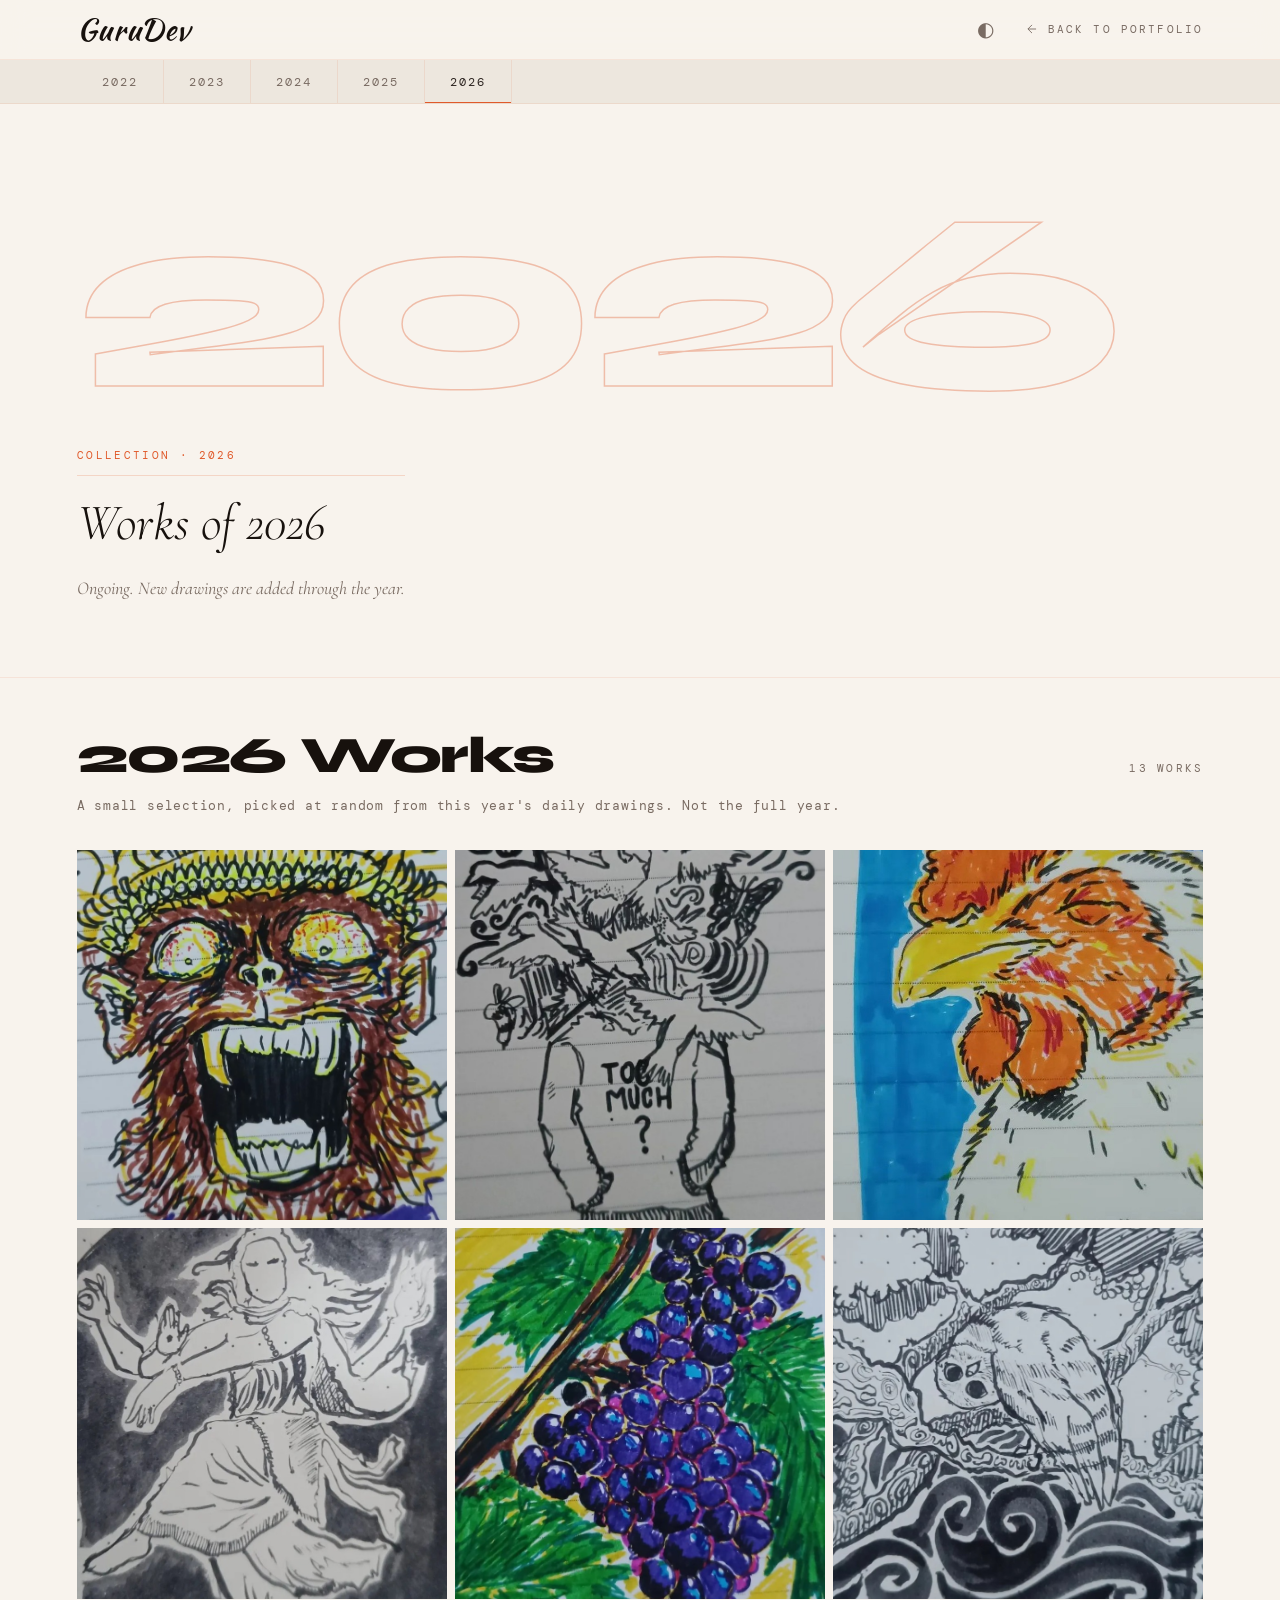
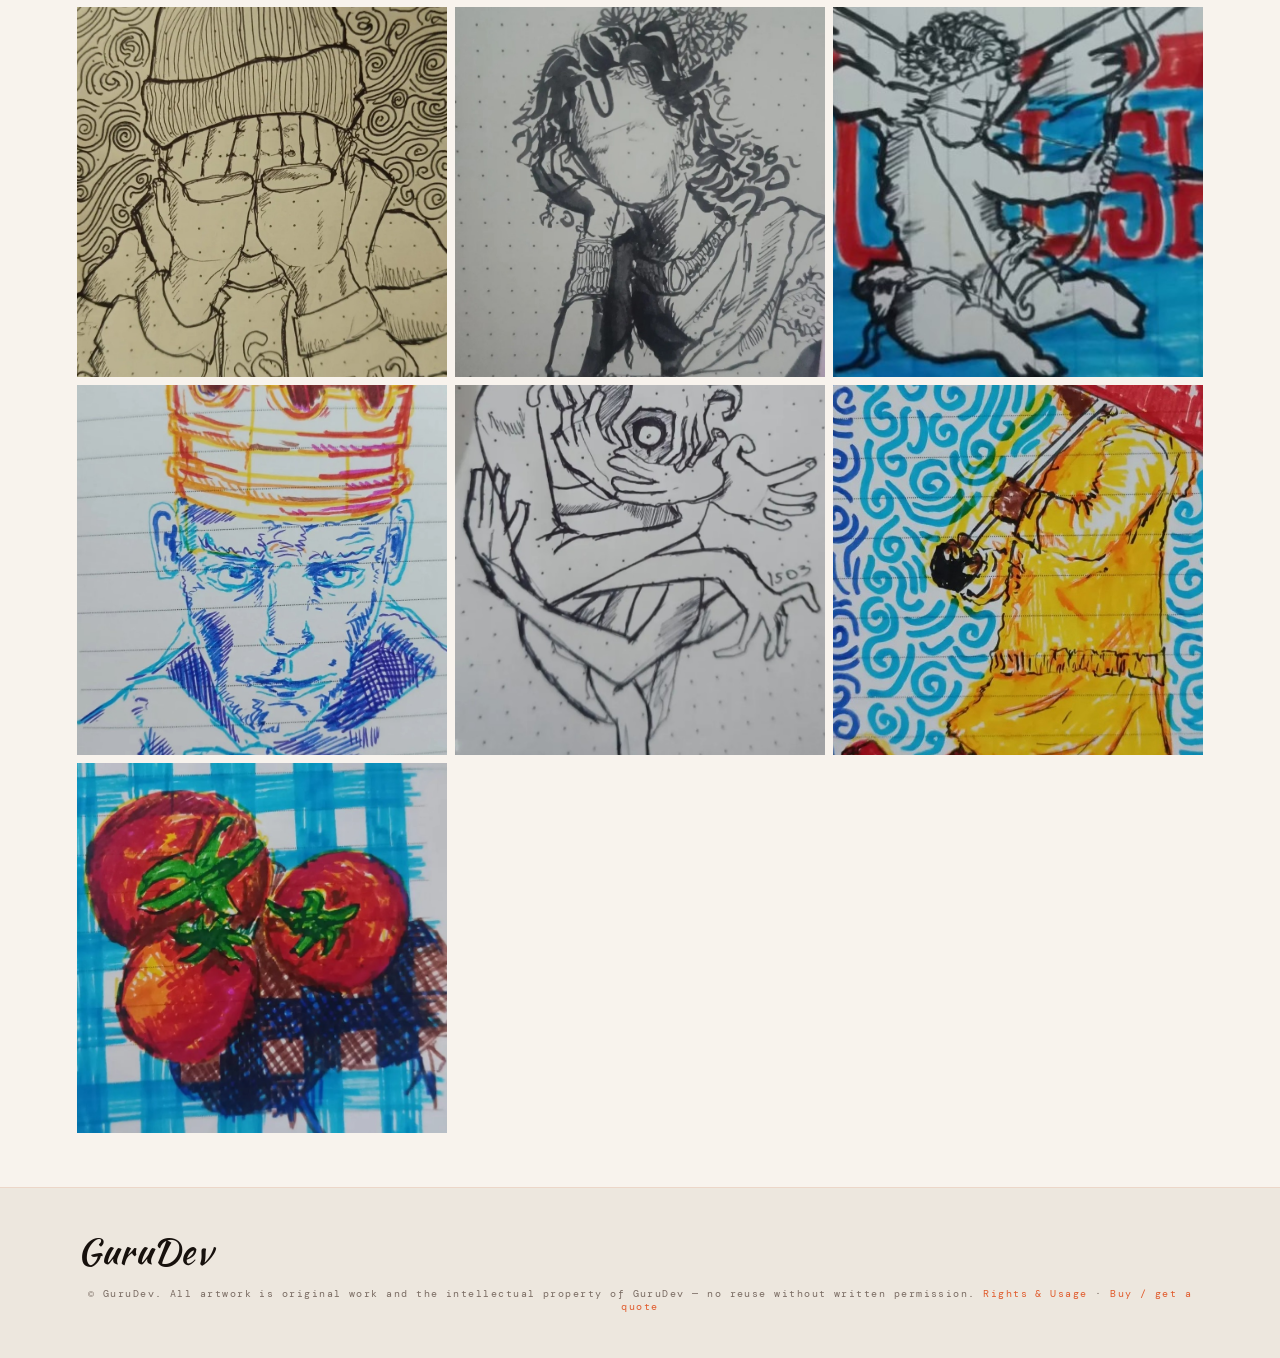
<file: Libs/collections/index.html>
<!DOCTYPE html>
<html lang="en">
<head>
  <meta charset="UTF-8" />
  <meta name="viewport" content="width=device-width, initial-scale=1.0" />
  <title id="pageTitle">Collection — GuruDev</title>
  <link rel="preconnect" href="https://fonts.googleapis.com" />
  <link rel="preconnect" href="https://fonts.gstatic.com" crossorigin />
  <link href="https://fonts.googleapis.com/css2?family=Cormorant+Garamond:ital,wght@0,300;0,400;0,600;0,700;1,300;1,400;1,600&family=Syne:wght@400;700;800&family=DM+Mono:ital,wght@0,300;0,400;1,300&family=Kaushan+Script&display=swap" rel="stylesheet" />
  <style>
    *, *::before, *::after { box-sizing: border-box; margin: 0; padding: 0; }
    html { font-size: 18px; scroll-behavior: smooth; }
    body { overflow-x: clip; background: #f8f3ed; color: #2e2622; font-family: 'Cormorant Garamond', Georgia, serif; }
    img  { display: block; max-width: 100%; }
    a    { text-decoration: none; color: inherit; }

    :root {
      --signal: #e05a2b;
      --bone:   #2e2622;
      --fog:    #796b62;
      --ash:    #b8afa4;
      --ink:    #d9d0c4;
      --deep:   #ede7de;
      --cream:  #17110d;
      --brush:  'Kaushan Script', cursive;
      --sans:   'Syne', sans-serif;
      --mono:   'DM Mono', monospace;
      --serif:  'Cormorant Garamond', Georgia, serif;
      --g:      clamp(24px, 6vw, 100px);
    }

    /* ── NAV ── */
    .c-nav {
      position: sticky; top: 0;
      height: 60px;
      display: flex; align-items: center; justify-content: space-between;
      padding: 0 var(--g);
      background: rgba(248,243,237,0.95);
      border-bottom: 1px solid rgba(224,90,43,0.1);
      backdrop-filter: blur(14px);
      z-index: 100;
    }
    .c-nav-logo {
      font-family: var(--brush);
      font-size: 1.45rem;
      color: var(--cream);
      letter-spacing: 0.02em;
    }
    .c-nav-back {
      font-family: var(--mono);
      font-size: 0.6rem;
      letter-spacing: 0.2em;
      text-transform: uppercase;
      color: var(--fog);
      display: flex; align-items: center; gap: 0.5rem;
      transition: color 0.2s;
    }
    .c-nav-back:hover { color: var(--signal); }
    .c-nav-back svg { width: 14px; }

    /* ── YEAR NAV STRIP ── */
    .c-year-strip {
      display: flex; align-items: center;
      padding: 0 var(--g);
      height: 44px;
      background: var(--deep);
      border-bottom: 1px solid rgba(224,90,43,0.1);
      overflow-x: auto;
      scrollbar-width: none;
      gap: 0;
    }
    .c-year-strip::-webkit-scrollbar { display: none; }
    .c-yr {
      font-family: var(--mono);
      font-size: 0.66rem;
      letter-spacing: 0.16em;
      color: var(--fog);
      padding: 0 1.4rem;
      height: 44px;
      display: flex; align-items: center;
      border-right: 1px solid rgba(224,90,43,0.1);
      transition: color 0.2s, background 0.2s;
      white-space: nowrap;
      cursor: pointer;
      position: relative;
    }
    .c-yr::after {
      content: '';
      position: absolute; bottom: 0; left: 0; right: 0;
      height: 2px; background: var(--signal);
      transform: scaleX(0); transform-origin: left;
      transition: transform 0.25s cubic-bezier(0.22,1,0.36,1);
    }
    .c-yr:hover, .c-yr.active { color: var(--bone); }
    .c-yr.active::after, .c-yr:hover::after { transform: scaleX(1); }

    /* ── HERO ── */
    .c-hero {
      padding: clamp(60px,10vh,120px) var(--g) clamp(40px,6vh,80px);
      display: flex; align-items: flex-end; justify-content: space-between;
      flex-wrap: wrap; gap: 2rem;
      border-bottom: 1px solid rgba(224,90,43,0.1);
    }
    .c-hero-year {
      font-family: var(--sans);
      font-size: clamp(3.5rem, 20vw, 18rem);
      max-width: 100%;
      font-weight: 800;
      line-height: 0.85;
      letter-spacing: -0.04em;
      color: transparent;
      -webkit-text-stroke: 1.5px rgba(224,90,43,0.35);
      user-select: none;
    }
    .c-hero-meta {
      max-width: 360px;
      padding-bottom: 1rem;
    }
    .c-hero-label {
      font-family: var(--mono);
      font-size: 0.6rem;
      letter-spacing: 0.22em;
      text-transform: uppercase;
      color: var(--signal);
      display: block;
      margin-bottom: 1rem;
      padding-bottom: 0.75rem;
      border-bottom: 1px solid rgba(224,90,43,0.2);
    }
    .c-hero-title {
      font-family: var(--serif);
      font-size: clamp(1.8rem, 4vw, 3rem);
      font-weight: 300;
      font-style: italic;
      line-height: 1.15;
      color: var(--cream);
      margin-bottom: 1rem;
    }
    .c-hero-desc {
      font-family: var(--serif);
      font-size: 1rem;
      font-style: italic;
      color: var(--fog);
      line-height: 1.9;
    }

    /* ── COLLECTION GRID ── */
    .c-grid-wrap {
      padding: clamp(40px,6vh,80px) var(--g);
    }
    .c-grid-header {
      display: flex; align-items: baseline; justify-content: space-between;
      margin-bottom: clamp(2rem,4vh,4rem);
      flex-wrap: wrap; gap: 1rem;
    }
    .c-grid-heading {
      font-family: var(--sans);
      font-size: clamp(1.6rem, 4vw, 3.5rem);
      font-weight: 800;
      line-height: 0.92;
      letter-spacing: -0.03em;
      color: var(--cream);
    }
    .c-note {
      flex-basis: 100%;
      font-family: var(--mono);
      font-size: 0.72rem;
      letter-spacing: 0.06em;
      color: var(--fog);
    }
    .c-count {
      font-family: var(--mono);
      font-size: 0.62rem;
      letter-spacing: 0.2em;
      color: var(--fog);
      text-transform: uppercase;
    }

    .c-grid {
      display: grid;
      grid-template-columns: repeat(3, 1fr);
      gap: 8px;
    }
    @media (max-width: 700px) { .c-grid { grid-template-columns: repeat(2, 1fr); } }
    @media (max-width: 440px) { .c-grid { grid-template-columns: 1fr; } }

    /* ── Phone layout ── */
    .c-hero { overflow: hidden; }
    @media (max-width: 640px) {
      .c-nav { height: 52px; padding: 0 16px; }
      .c-nav-logo span { font-size: 1.4rem !important; }
      .c-nav > div { gap: 1rem !important; }
      .c-nav-back { font-size: 0.55rem; letter-spacing: 0.12em; white-space: nowrap; }
      .c-back-long { display: none; }
      .c-year-strip { padding: 0; height: 38px; }
      .c-yr { flex: 1 1 0; justify-content: center; padding: 0 4px; height: 38px; font-size: 0.6rem; letter-spacing: 0.08em; }
      .c-yr:last-child { border-right: none; }
      .c-hero { padding: 40px 16px 32px; gap: 1.2rem; }
      .c-hero-meta { max-width: 100%; }
      .c-grid-wrap { padding: 32px 16px; }
      .c-note { line-height: 1.6; }
    }

    .c-card {
      position: relative;
      aspect-ratio: 1;
      overflow: hidden;
      background: var(--ink);
      cursor: pointer;
    }
    .c-card img {
      width: 100%; height: 100%;
      object-fit: cover;
      transition: transform 0.7s cubic-bezier(0.4,0,0.2,1);
      display: block;
    }
    .c-card:hover img { transform: scale(1.06); }

    /* Placeholder hatch when no image */
    .c-card.ph img { display: none; }
    .c-card.ph::before {
      content: '';
      position: absolute; inset: 0;
      background: repeating-linear-gradient(-45deg, #d9d0c4, #d9d0c4 12px, #ede7de 12px, #ede7de 24px);
    }
    .c-card-ph-label {
      position: absolute; inset: 0;
      display: flex; align-items: center; justify-content: center;
      font-family: var(--mono); font-size: 0.6rem;
      color: rgba(224,90,43,0.4); text-align: center; padding: 1rem;
      display: none;
    }
    .c-card.ph .c-card-ph-label { display: flex; }

    .c-card-overlay {
      position: absolute; bottom: 0; left: 0; right: 0;
      padding: 1rem 1.2rem;
      background: linear-gradient(transparent, rgba(20,10,5,0.78));
      opacity: 0;
      transform: translateY(4px);
      transition: opacity 0.3s, transform 0.3s;
    }
    .c-card:hover .c-card-overlay { opacity: 1; transform: none; }
    .c-card-num  { font-family: var(--mono); font-size: 0.58rem; letter-spacing: 0.15em; color: rgba(255,200,170,0.8); display: block; margin-bottom: 0.2rem; }
    .c-card-name { font-family: var(--serif); font-size: 0.9rem; font-style: italic; color: #fff; }

    /* ── FOOTER ── */
    .c-footer {
      border-top: 1px solid rgba(224,90,43,0.12);
      background: var(--deep);
      padding: 2.5rem var(--g);
      display: flex; align-items: center; justify-content: space-between;
      flex-wrap: wrap; gap: 1rem;
    }
    .c-footer-logo { display: block; }
    .c-footer-logo-img { height: 44px; width: auto; display: block; }
    .c-footer-logo-ph {
      height: 44px; width: 130px;
      border: 2px dashed rgba(224,90,43,0.45);
      display: none; align-items: center; justify-content: center;
      font-family: var(--mono); font-size: 0.55rem;
      letter-spacing: 0.12em; text-transform: uppercase;
      color: rgba(224,90,43,0.6);
    }
    .c-footer-logo.logo-fallback .c-footer-logo-img { display: none; }
    .c-footer-logo.logo-fallback .c-footer-logo-ph  { display: flex; }
    .c-footer-copy { font-family: var(--mono); font-size: 0.58rem; letter-spacing: 0.14em; color: var(--fog); text-align: center; }

    /* ── LOGO ── */
    .c-nav-logo { display: flex; align-items: center; }
    .c-nav-logo-img { height: 36px; width: auto; display: block; }
    .c-nav-logo-ph {
      height: 36px; width: 100px;
      border: 2px dashed rgba(224,90,43,0.45);
      display: none; align-items: center; justify-content: center;
      font-family: var(--mono); font-size: 0.55rem;
      letter-spacing: 0.12em; text-transform: uppercase;
      color: rgba(224,90,43,0.6);
    }
    .c-nav-logo.logo-fallback .c-nav-logo-img { display: none; }
    .c-nav-logo.logo-fallback .c-nav-logo-ph  { display: flex; }

    /* ── DARK MODE TOGGLE ── */
    .c-dm-toggle {
      background: none; border: none; cursor: pointer;
      font-size: 1.1rem; color: var(--fog);
      transition: color 0.2s, transform 0.35s;
      padding: 0 0.2rem; line-height: 1;
    }
    .c-dm-toggle:hover { color: var(--signal); transform: rotate(180deg); }

    /* ── DARK MODE ── */
    [data-theme="dark"] {
      --void:  #0d0b09; --deep:  #161210; --ink:   #2a2520;
      --ash:   #5a5248; --fog:   #8a7f76; --bone:  #c8bfb5;
      --cream: #e8dfd5;
    }
    [data-theme="dark"] body { background: var(--void); color: var(--bone); }
    [data-theme="dark"] .c-nav { background: rgba(13,11,9,0.96); border-bottom-color: rgba(224,90,43,0.15); }
    [data-theme="dark"] .c-year-strip { background: var(--deep); }
    [data-theme="dark"] .c-hero { border-bottom-color: rgba(224,90,43,0.12); }
    [data-theme="dark"] .c-grid-wrap { background: var(--void); }
    [data-theme="dark"] .c-footer { background: var(--deep); }
  </style>
</head>
<body>

  <!-- NAV -->
  <header class="c-nav">
    <a href="../../index.html" class="c-nav-logo" id="cNavLogo">
      <span style="font-family:'Kaushan Script',cursive;font-size:1.65rem;color:var(--cream);letter-spacing:0.02em;line-height:1;">GuruDev</span>
    </a>
    <div style="display:flex;align-items:center;gap:1.5rem;">
      <button class="c-dm-toggle" id="cDmToggle" aria-label="Toggle dark mode" title="Toggle dark mode">◐</button>
      <a href="../../index.html" class="c-nav-back">
        <svg viewBox="0 0 24 24" fill="none" stroke="currentColor" stroke-width="1.5"><path d="M19 12H5M12 5l-7 7 7 7"/></svg>
        <span class="c-back-long">Back to </span>Portfolio
      </a>
    </div>
  </header>

  <!-- YEAR STRIP -->
  <div class="c-year-strip" id="yearStrip">
    <!-- Populated by JS -->
  </div>

  <!-- HERO -->
  <section class="c-hero">
    <div class="c-hero-year" id="heroYear">2023</div>
    <div class="c-hero-meta">
      <span class="c-hero-label" id="heroLabel">Collection · 2023</span>
      <h1 class="c-hero-title" id="heroTitle">Works from<br/>this season</h1>
      <!-- ↓ Optionally add a per-year description here via JS data below ↓ -->
      <p class="c-hero-desc" id="heroDesc">
        A selection of drawings, studies, and finished works created throughout the year.
      </p>
    </div>
  </section>

  <!-- COLLECTION GRID -->
  <section class="c-grid-wrap">
    <div class="c-grid-header">
      <h2 class="c-grid-heading" id="gridHeading">All Works</h2>
      <span class="c-count" id="gridCount"></span>
      <p class="c-note">A small selection, picked at random from this year's daily drawings. Not the full year.</p>
    </div>
    <div class="c-grid" id="collectionGrid">
      <!-- Populated by JS -->
    </div>
  </section>

  <!-- FOOTER -->
  <footer class="c-footer">
    <a href="../../index.html" class="c-footer-logo">
      <span style="font-family:'Kaushan Script',cursive;font-size:2rem;color:var(--cream);letter-spacing:0.02em;line-height:1;">GuruDev</span>
    </a>
    <span class="c-footer-copy">© GuruDev. All artwork is original work and the intellectual property of GuruDev — no reuse without written permission. <a href="../../index.html#rights" style="color:var(--signal)">Rights &amp; Usage</a> · <a href="../../index.html#buy" style="color:var(--signal)">Buy / get a quote</a></span>
  </footer>

  <script>
    /* ═══════════════════════════════════════════════════════════
       COLLECTION PAGE — configuration

       HOW TO ADD IMAGES FOR A YEAR
       ─────────────────────────────────────────────────────────
       1. Drop your files into:
            images/Libs/projects/collections/YEAR/
          e.g.  images/Libs/projects/collections/2023/work-01.jpg

       2. Find the matching year in YEAR_DATA below and add
          entries to its  works  array:
            { src: '../images/Libs/projects/collections/2023/work-01.jpg',
              title: 'Session 01' }

       3. Add as many works as you like — the grid handles the rest.
          When works[] is empty, placeholder cards are shown instead.

       YEARS — add / remove entries in the YEARS array to control
       which years appear in the strip at the top of the page.
    ═══════════════════════════════════════════════════════════ */

    /* ── Dark mode — reads the same localStorage key as the main page ── */
    const savedTheme = localStorage.getItem('theme');
    if (savedTheme) document.documentElement.setAttribute('data-theme', savedTheme);
    const cDmToggle = document.getElementById('cDmToggle');
    cDmToggle?.addEventListener('click', () => {
      const next = document.documentElement.getAttribute('data-theme') === 'dark' ? 'light' : 'dark';
      document.documentElement.setAttribute('data-theme', next);
      localStorage.setItem('theme', next);
    });

    const YEARS = [2022, 2023, 2024, 2025, 2026];

    const YEAR_DATA = {
      2022: {
        title:  'Deep Space',
        desc:   'Cosmic geometries, dense ink, strange attractors on paper.',
        works:  [
          { src: '2022/Butterfly and Rat.jpg', title: 'Butterfly and Rat' },
          { src: '2022/Cuties.jpg', title: 'Cuties' },
          { src: '2022/Dancer.jpg', title: 'Dancer' },
          { src: '2022/Deseptive Croc.jpg', title: 'Deceptive Croc' },
          { src: '2022/Drown.jpg', title: 'Drown' },
          { src: '2022/Elegance.jpg', title: 'Elegance' },
          { src: '2022/Justice.jpg', title: 'Justice' },
          { src: '2022/Large.jpg', title: 'Large' },
          { src: '2022/London.jpg', title: 'London' },
          { src: '2022/Monkey-king.jpg', title: 'Monkey King' },
          { src: '2022/Pengu Fighter.jpg', title: 'Pengu Fighter' },
          { src: '2022/Perspective.jpg', title: 'Perspective' },
          { src: '2022/Predators.jpg', title: 'Predators' },
          { src: '2022/Sea-Horse.jpg', title: 'Sea Horse' },
          { src: '2022/Shedding.jpg', title: 'Shedding' },
          { src: '2022/split.jpg', title: 'Split' },
          { src: '2022/Tenticals.jpg', title: 'Tentacles' },
        ]
      },
      2023: {
        title:  'The Ink Sessions',
        desc:   'One drawing every week. The scroll begins. Fifty-two chances.',
        works:  [
          { src: '2023/blinded.jpg', title: 'Blinded' },
          { src: '2023/Boredom.jpg', title: 'Boredom' },
          { src: '2023/Call.jpg', title: 'Call' },
          { src: '2023/chained.jpg', title: 'Chained' },
          { src: '2023/Elephant.jpg', title: 'Elephant' },
          { src: '2023/fall.jpg', title: 'Fall' },
          { src: '2023/Fish.jpg', title: 'Fish' },
          { src: '2023/Frog.jpg', title: 'Frog' },
          { src: '2023/Funny.jpg', title: 'Funny' },
          { src: '2023/Inflicting.jpg', title: 'Inflicting' },
          { src: '2023/Itch.jpg', title: 'Itch' },
          { src: '2023/pineapple.jpg', title: 'Pineapple' },
          { src: '2023/Space-Dog.jpg', title: 'Space Dog' },
          { src: '2023/Stress.jpg', title: 'Stress' },
        ]
      },
      2024: {
        title:  'Pressure & Release',
        desc:   'Tighter control meets deliberate chaos. Each piece a negotiation.',
        works:  [
          { src: '2024/Anne.jpg', title: 'Anne' },
          { src: '2024/Butt-cheeks.jpg', title: 'Butt Cheeks' },
          { src: '2024/experience.jpg', title: 'Experience' },
          { src: '2024/Giraffe.jpg', title: 'Giraffe' },
          { src: '2024/lion.jpg', title: 'Lion' },
          { src: '2024/look-boy.jpg', title: 'Look Boy' },
          { src: '2024/Love.jpg', title: 'Love' },
          { src: '2024/Ramen.jpg', title: 'Ramen' },
          { src: '2024/Relax and smile.jpg', title: 'Relax and Smile' },
          { src: '2024/Rest.jpg', title: 'Rest' },
          { src: '2024/space-boy.jpg', title: 'Space Boy' },
          { src: '2024/The Chase.jpg', title: 'The Chase' },
          { src: '2024/To See Different.jpg', title: 'To See Different' },
        ]
      },
      2025: {
        title:  'Present Tense',
        desc:   'Ongoing. Unfinished. The year still drawing itself into existence.',
        works:  [
          { src: '2025/breeze.jpg', title: 'Breeze' },
          { src: '2025/Brush.jpg', title: 'Brush' },
          { src: '2025/candle.jpg', title: 'Candle' },
          { src: '2025/chicken.jpg', title: 'Chicken' },
          { src: '2025/cool-dog.jpg', title: 'Cool Dog' },
          { src: '2025/Cow.jpg', title: 'Cow' },
          { src: '2025/fish-person.jpg', title: 'Fish Person' },
          { src: '2025/RATS.jpg', title: 'Rats' },
          { src: '2025/rider.jpg', title: 'Rider' },
          { src: '2025/shoes.jpg', title: 'Shoes' },
        ]
      },
      2026: {
        title:  'Works of 2026',
        desc:   'Ongoing. New drawings are added through the year.',
        works:  [
          { src: '2026/Anger.jpg', title: 'Anger' },
          { src: '2026/Chaos.jpg', title: 'Chaos' },
          { src: '2026/Chicken.jpg', title: 'Chicken' },
          { src: '2026/Dancer.jpg', title: 'Dancer' },
          { src: '2026/Grapes.jpg', title: 'Grapes' },
          { src: '2026/Gubbe.jpg', title: 'Gubbe' },
          { src: '2026/Hail Mary.jpg', title: 'Hail Mary' },
          { src: '2026/Krishna.jpg', title: 'Krishna' },
          { src: '2026/Loveisbullshit.jpg', title: 'Loveisbullshit' },
          { src: '2026/Machivalin.jpg', title: 'Machivalin' },
          { src: '2026/Perspective.jpg', title: 'Perspective' },
          { src: '2026/Rain.jpg', title: 'Rain' },
          { src: '2026/Tomatos.jpg', title: 'Tomatos' },
        ]
      }
    };

    /* ─── Runtime ─────────────────────────────────────────────── */
    const params   = new URLSearchParams(window.location.search);
    let   activeYr = parseInt(params.get('year')) || YEARS[YEARS.length - 1];
    if (!YEARS.includes(activeYr)) activeYr = YEARS[YEARS.length - 1];

    /* Build year strip */
    const strip = document.getElementById('yearStrip');
    YEARS.forEach(yr => {
      const a = document.createElement('a');
      a.className  = 'c-yr' + (yr === activeYr ? ' active' : '');
      a.textContent = yr;
      a.href = `?year=${yr}`;
      strip.appendChild(a);
    });

    /* Populate hero */
    const data = YEAR_DATA[activeYr] || {};
    document.getElementById('heroYear').textContent  = activeYr;
    document.getElementById('heroLabel').textContent = `Collection · ${activeYr}`;
    document.getElementById('heroTitle').textContent = data.title  || `Works of ${activeYr}`;
    document.getElementById('heroDesc').textContent  = data.desc   || '';
    document.getElementById('gridHeading').textContent = `${activeYr} Works`;
    document.title = `${activeYr} Collection — GuruDev`;

    /* Build grid */
    const grid   = document.getElementById('collectionGrid');
    const works  = data.works || [];

    if (works.length === 0) {
      /* Placeholder cards so the page looks populated */
      for (let i = 1; i <= 9; i++) {
        grid.appendChild(makeCard(
          `../Libs/projects/collections/${activeYr}/work-${String(i).padStart(2,'0')}.jpg`,
          `Work ${String(i).padStart(2,'0')}`,
          i
        ));
      }
    } else {
      works.forEach((w, i) => grid.appendChild(makeCard(w.src, w.title, i + 1)));
    }

    document.getElementById('gridCount').textContent =
      works.length > 0 ? `${works.length} works` : '';

    function makeCard(src, title, num) {
      const div = document.createElement('div');
      div.className = 'c-card';
      div.innerHTML = `
        <img src="${src}" alt="${title}"
             onerror="this.parentElement.classList.add('ph')" />
        <div class="c-card-ph-label">${src.split('/').pop()}</div>
        <div class="c-card-overlay">
          <span class="c-card-num">${String(num).padStart(2,'0')}</span>
          <span class="c-card-name">${title}</span>
        </div>
      `;
      return div;
    }
  </script>
</body>
</html>
</file>
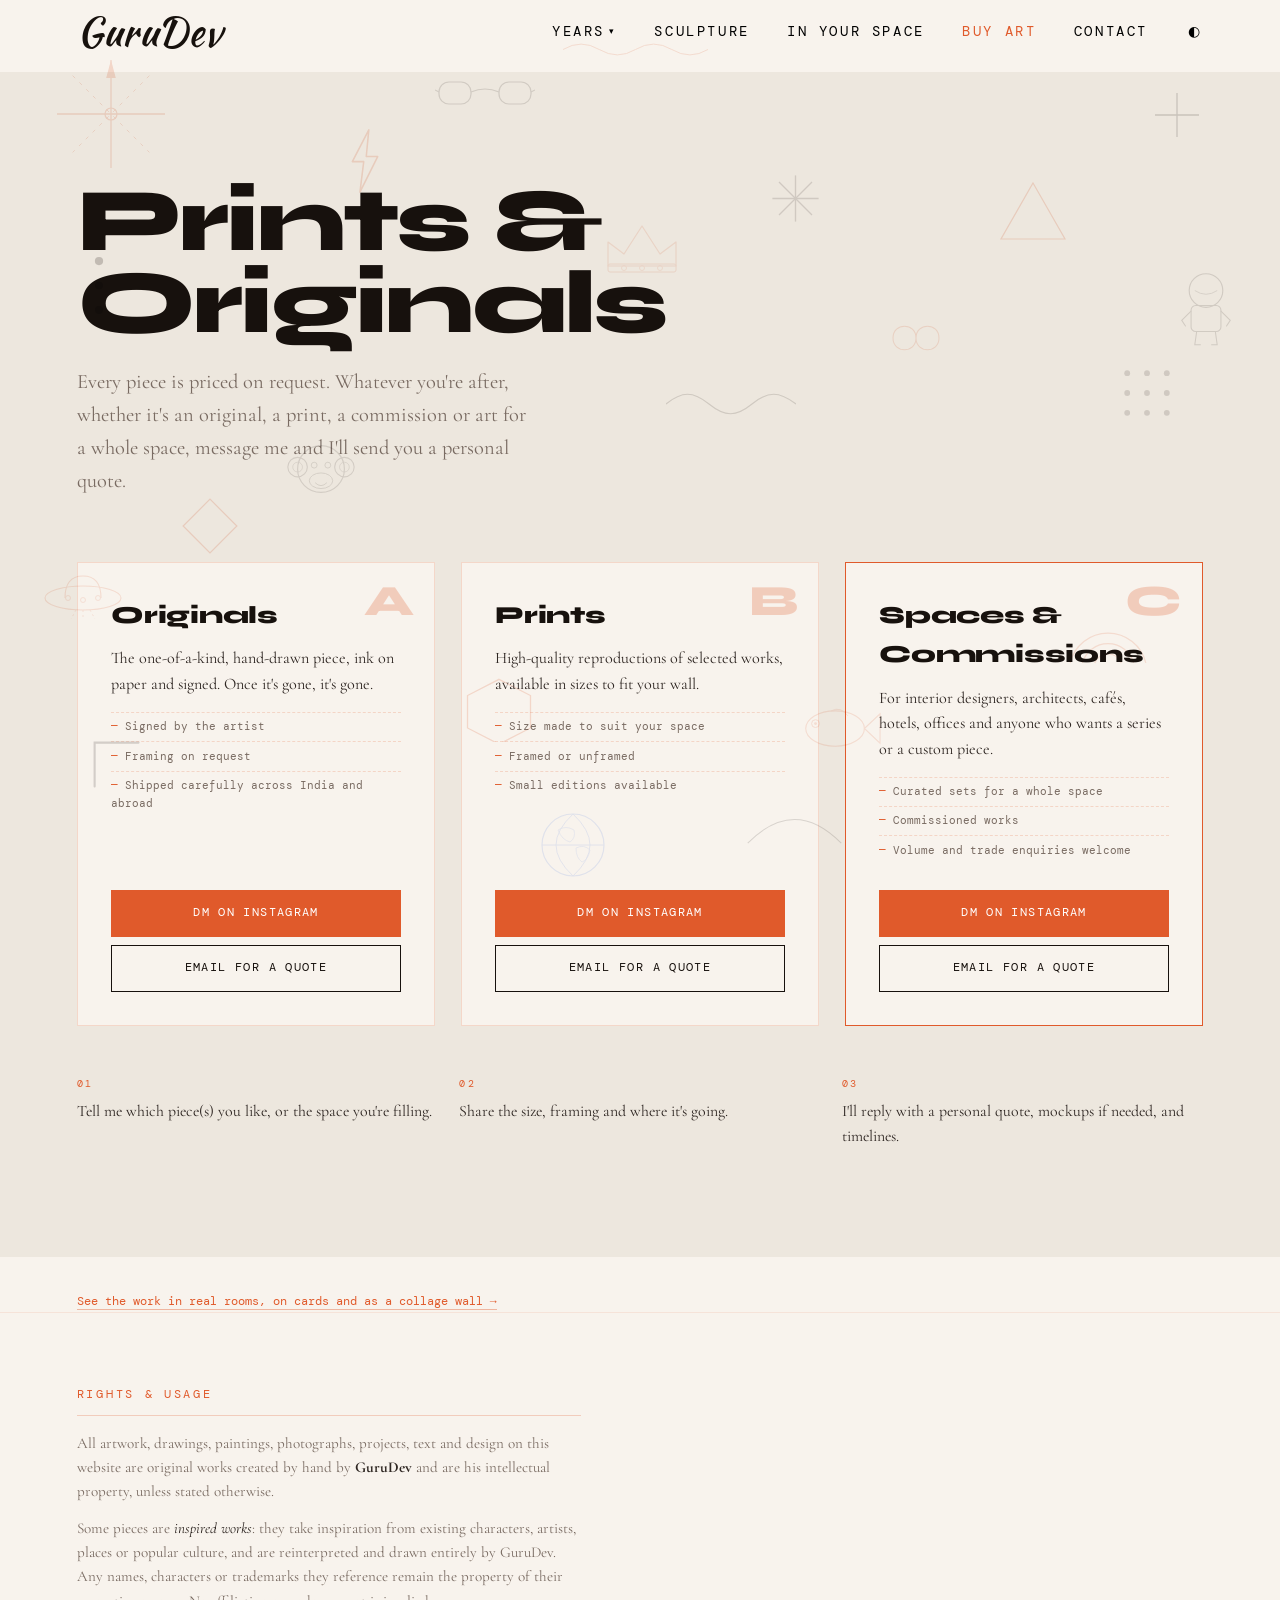
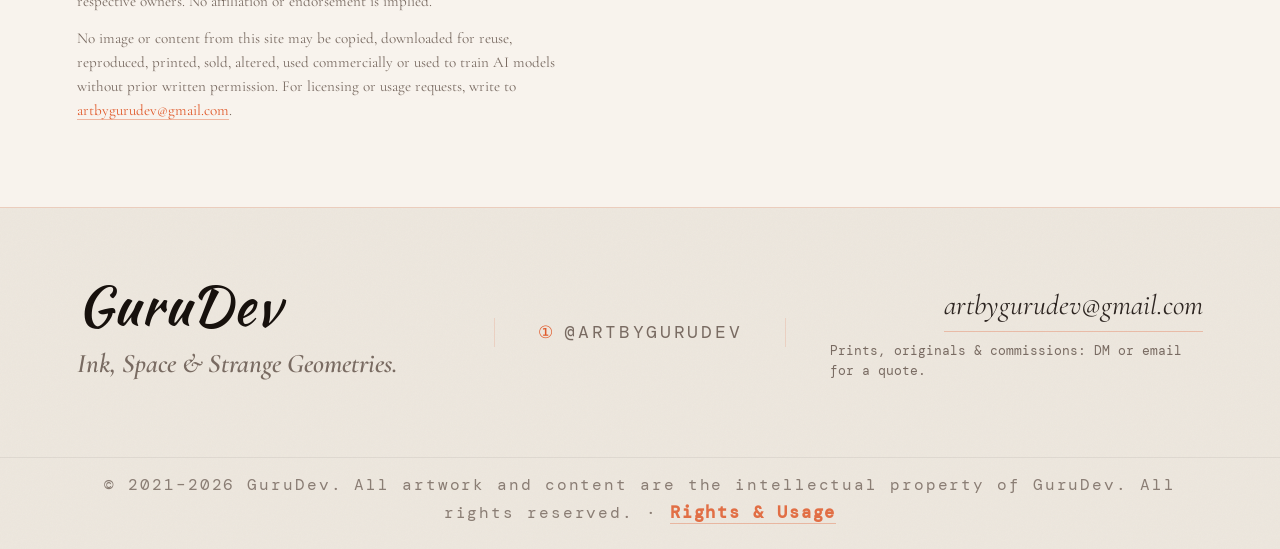
<file: buy.html>
<!DOCTYPE html>
<html lang="en">
<head>
  <meta charset="UTF-8" />
  <meta name="viewport" content="width=device-width, initial-scale=1.0" />
  <title>Prints & Originals — Art by GuruDev</title>
  <link rel="stylesheet" href="css/style.css?v=202611281715" />
  <link rel="preconnect" href="https://fonts.googleapis.com" />
  <link rel="preconnect" href="https://fonts.gstatic.com" crossorigin />
  <link href="https://fonts.googleapis.com/css2?family=Cormorant+Garamond:ital,wght@0,300;0,400;0,600;0,700;1,300;1,400;1,600&family=Syne:wght@400;700;800&family=DM+Mono:ital,wght@0,300;0,400;1,300&family=Kaushan+Script&display=swap" rel="stylesheet" />
</head>
<body class="subpage">

 <div class="bg-canvas" aria-hidden="true">
    <img class="doodle d1"  src="Libs/doodles/doodle-01.svg" alt="" /><!-- compass rose  -->
    <img class="doodle d2"  src="Libs/doodles/doodle-02.svg" alt="" /><!-- cross         -->
    <img class="doodle d3"  src="Libs/doodles/doodle-03.svg" alt="" /><!-- squiggle      -->
    <img class="doodle d4"  src="Libs/doodles/doodle-04.svg" alt="" /><!-- three dots    -->
    <img class="doodle d5"  src="Libs/doodles/doodle-05.svg" alt="" /><!-- triangle      -->
    <img class="doodle d6"  src="Libs/doodles/doodle-06.svg" alt="" /><!-- wave          -->
    <img class="doodle d7"  src="Libs/doodles/doodle-07.svg" alt="" /><!-- diamond       -->
    <img class="doodle d8"  src="Libs/doodles/doodle-08.svg" alt="" /><!-- asterisk      -->
    <img class="doodle d9"  src="Libs/doodles/doodle-09.svg" alt="" /><!-- arcs          -->
    <img class="doodle d10" src="Libs/doodles/doodle-10.svg" alt="" /><!-- dot grid      -->
    <img class="doodle d11" src="Libs/doodles/doodle-11.svg" alt="" /><!-- hexagon       -->
    <img class="doodle d12" src="Libs/doodles/doodle-12.svg" alt="" /><!-- bracket       -->
    <img class="doodle d13" src="Libs/doodles/doodle-13.svg" alt="" /><!-- infinity      -->
    <img class="doodle d14" src="Libs/doodles/doodle-14.svg" alt="" /><!-- arch          -->
    <img class="doodle d15" src="Libs/doodles/doodle-15.svg" alt="" /><!-- lightning     -->
    <img class="doodle d16" src="Libs/doodles/doodle-16.svg" alt="" /><!-- ufo           -->
    <img class="doodle d17" src="Libs/doodles/doodle-17.svg" alt="" /><!-- sunglasses    -->
    <img class="doodle d18" src="Libs/doodles/doodle-18.svg" alt="" /><!-- astronaut     -->
    <img class="doodle d19" src="Libs/doodles/doodle-19.svg" alt="" /><!-- fish          -->
    <img class="doodle d20" src="Libs/doodles/doodle-20.svg" alt="" /><!-- monkey        -->
    <img class="doodle d21" src="Libs/doodles/doodle-21.svg" alt="" /><!-- earth         -->
    <img class="doodle d22" src="Libs/doodles/doodle-22.svg" alt="" /><!-- crown         -->
  </div>

  <nav id="navbar">
    <!-- EDIT: Drop your logo file into images/logo.png (png/svg/jpg all work).
         When the file is present it shows as an image; until then a dashed placeholder is shown. -->
    <a href="index.html" class="nav-logo" id="navLogo">
      <span class="nav-logo-text">GuruDev</span>
    </a>
    <div class="nav-links">

<!--      Add exhibitions later-->
<!--      <div class="nav-dropdown" id="exhibitionsDropdown">-->
<!--        <button class="nav-dropdown-toggle" aria-expanded="false" aria-haspopup="true">-->
<!--          Exhibitions <span class="dd-caret">▾</span>-->
<!--        </button>-->
<!--        <div class="nav-dropdown-menu" role="menu">-->
<!--          &lt;!&ndash; EDIT: Add your exhibition entries here.-->
<!--               Copy a nav-dd-item line, set href ?id= to match your exhibitions/index.html entry. &ndash;&gt;-->
<!--          <a href="Libs/exhibitions/index.html?id=ink-space-2025" class="nav-dd-item" role="menuitem">Ink &amp; Space — 2025</a>-->
<!--          <a href="Libs/exhibitions/index.html?id=scroll-series"  class="nav-dd-item" role="menuitem">The Scroll Series</a>-->
<!--          <a href="Libs/exhibitions/index.html?id=cosmic-geometry" class="nav-dd-item" role="menuitem">Cosmic Geometry</a>-->
<!--          &lt;!&ndash; ADD MORE EXHIBITIONS HERE &ndash;&gt;-->
<!--        </div>-->
<!--      </div>-->

      <!-- YEARS: one entry per collection year. To add a year, copy a nav-dd-item line. -->
      <div class="nav-dropdown nav-years" id="yearsDropdown">
        <button class="nav-dropdown-toggle" aria-expanded="false" aria-haspopup="true">
          Years <span class="dd-caret">▾</span>
        </button>
        <div class="nav-dropdown-menu" role="menu">
          <a href="Libs/collections/index.html?year=2026" class="nav-dd-item" role="menuitem">2026</a>
          <a href="Libs/collections/index.html?year=2025" class="nav-dd-item" role="menuitem">2025</a>
          <a href="Libs/collections/index.html?year=2024" class="nav-dd-item" role="menuitem">2024</a>
          <a href="Libs/collections/index.html?year=2023" class="nav-dd-item" role="menuitem">2023</a>
          <a href="Libs/collections/index.html?year=2022" class="nav-dd-item" role="menuitem">2022</a>
        </div>
      </div>
      <a href="sculpture.html">Sculpture</a>
      <a href="space.html">In Your Space</a>
      <a href="buy.html" class="nav-active">Buy Art</a>
      <a href="#contact">Contact</a>

      <button class="dark-mode-toggle" id="darkModeToggle" aria-label="Toggle dark mode" title="Toggle dark mode">◐</button>
    </div>
  </nav>

  <main class="subpage-main">
  <!-- ╔══════════════════════════════════════════════════════════════╗
       ║                  BUY ART — quote only                      ║
       ╠══════════════════════════════════════════════════════════════╣
       ║ No fixed prices online. Every enquiry comes to you         ║
       ║ via Instagram DM or email.                                 ║
       ║ Drop sale images into Libs/projects/For Sale/Originals/    ║
       ║ and Libs/projects/For Sale/Prints/ when ready.             ║
       ╚══════════════════════════════════════════════════════════════╝ -->
  <section id="buy">

    <div class="buy-header" data-reveal="fade-up">
      
      <h2 class="section-title">Prints &amp;<br/>Originals</h2>
      <p class="buy-sub">
        Every piece is priced on request. Whatever you're after, whether it's an original, a print,
        a commission or art for a whole space, message me and I'll send you a personal quote.
      </p>
    </div>

    <div class="buy-grid">

      <article class="buy-card" data-reveal="fade-up">
        <span class="buy-num">A</span>
        <h3>Originals</h3>
        <p>The one-of-a-kind, hand-drawn piece, ink on paper and signed. Once it's gone, it's gone.</p>
        <ul>
          <li>Signed by the artist</li>
          <li>Framing on request</li>
          <li>Shipped carefully across India and abroad</li>
        </ul>
        <div class="buy-ctas">
          <a class="btn-ig" href="https://ig.me/m/artbygurudev" target="_blank" rel="noopener">DM on Instagram</a>
          <a class="btn-mail" href="mailto:artbygurudev@gmail.com?subject=Quote%20request%20%E2%80%94%20Original%20artwork&body=Hi%20GuruDev%2C%0A%0AI'm%20interested%20in%20an%20original.%0A%0APiece(s)%3A%20%0AWhere%20it%20will%20hang%3A%20%0ACity%20%2F%20country%3A%20%0A%0AThanks!">Email for a quote</a>
        </div>
      </article>

      <article class="buy-card" data-reveal="fade-up" data-delay="100">
        <span class="buy-num">B</span>
        <h3>Prints</h3>
        <p>High-quality reproductions of selected works, available in sizes to fit your wall.</p>
        <ul>
          <li>Size made to suit your space</li>
          <li>Framed or unframed</li>
          <li>Small editions available</li>
        </ul>
        <div class="buy-ctas">
          <a class="btn-ig" href="https://ig.me/m/artbygurudev" target="_blank" rel="noopener">DM on Instagram</a>
          <a class="btn-mail" href="mailto:artbygurudev@gmail.com?subject=Quote%20request%20%E2%80%94%20Prints&body=Hi%20GuruDev%2C%0A%0AI'm%20interested%20in%20prints.%0A%0APiece(s)%3A%20%0ASize%20%2F%20quantity%3A%20%0AFramed%3F%20%0ACity%20%2F%20country%3A%20%0A%0AThanks!">Email for a quote</a>
        </div>
      </article>

      <article class="buy-card buy-card-biz" data-reveal="fade-up" data-delay="200">
        <span class="buy-num">C</span>
        <h3>Spaces &amp; Commissions</h3>
        <p>For interior designers, architects, cafés, hotels, offices and anyone who wants a series or a custom piece.</p>
        <ul>
          <li>Curated sets for a whole space</li>
          <li>Commissioned works</li>
          <li>Volume and trade enquiries welcome</li>
        </ul>
        <div class="buy-ctas">
          <a class="btn-ig" href="https://ig.me/m/artbygurudev" target="_blank" rel="noopener">DM on Instagram</a>
          <a class="btn-mail" href="mailto:artbygurudev@gmail.com?subject=Business%20%2F%20commission%20enquiry&body=Hi%20GuruDev%2C%0A%0ACompany%20%2F%20studio%3A%20%0AType%20of%20space%3A%20%0ANumber%20of%20pieces%20%2F%20sizes%3A%20%0ATimeline%3A%20%0A%0AThanks!">Email for a quote</a>
        </div>
      </article>

    </div>

    <ol class="buy-steps" data-reveal="fade-up">
      <li><span>01</span>Tell me which piece(s) you like, or the space you're filling.</li>
      <li><span>02</span>Share the size, framing and where it's going.</li>
      <li><span>03</span>I'll reply with a personal quote, mockups if needed, and timelines.</li>
    </ol>

  </section>


    <p class="buy-back"><a href="space.html">See the work in real rooms, on cards and as a collage wall →</a></p>
  </main>

  <!-- ╔══════════════════════════════════════════════════════════════╗
       ║                  RIGHTS & USAGE (disclaimer)               ║
       ╚══════════════════════════════════════════════════════════════╝ -->
  <section id="rights">
    <div class="rights-inner" data-reveal="fade-up">
      <span class="card-label">Rights &amp; Usage</span>
      <p>
        All artwork, drawings, paintings, photographs, projects, text and design on this website are
        original works created by hand by <strong>GuruDev</strong> and are his intellectual property,
        unless stated otherwise.
      </p>
      <p>
        Some pieces are <em>inspired works</em>: they take inspiration from existing characters,
        artists, places or popular culture, and are reinterpreted and drawn entirely by GuruDev. Any names,
        characters or trademarks they reference remain the property of their respective owners.
        No affiliation or endorsement is implied.
      </p>
      <p>
        No image or content from this site may be copied, downloaded for reuse, reproduced, printed,
        sold, altered, used commercially or used to train AI models without prior written permission.
        For licensing or usage requests, write to
        <a href="mailto:artbygurudev@gmail.com?subject=Licensing%20%2F%20usage%20request">artbygurudev@gmail.com</a>.
      </p>
    </div>
  </section>


  <!-- ╔══════════════════════════════════════════════════════════════╗
       ║                  FOOTER / CONTACT                          ║
       ╠══════════════════════════════════════════════════════════════╣
       ║ EDIT the social links and email address below              ║
       ╚══════════════════════════════════════════════════════════════╝ -->
  <footer id="contact">
    <div class="footer-top" data-reveal="fade-up">
      <div class="footer-logo-col">
        <a href="index.html" class="footer-logo" id="footerLogo">
          <span class="footer-logo-text">GuruDev</span>
        </a>
        <p class="footer-tagline">Ink, Space &amp; Strange Geometries.</p><!-- EDIT: Tagline -->
      </div>
      <div class="footer-social-col">
        <a href="https://instagram.com/artbygurudev" target="_blank" rel="noopener" class="social-link">
          <span class="social-num">①</span> @artbygurudev
        </a>
        <!-- Uncomment to re-add X / Twitter:
        <a href="https://x.com/" target="_blank" rel="noopener" class="social-link">
          <span class="social-num">②</span> X / Twitter
        </a> -->
        <!-- Uncomment to re-add YouTube:
        <a href="https://youtube.com/" target="_blank" rel="noopener" class="social-link">
          <span class="social-num">③</span> YouTube
        </a> -->
      </div>
      <div class="footer-mail-col">
        <!-- EDIT: Replace with your actual email address (both href and visible text) -->
        <a href="mailto:artbygurudev@gmail.com?subject=Quote%20request" class="footer-mail">artbygurudev@gmail.com</a>
        <p class="footer-quote-note">Prints, originals &amp; commissions: DM or email for a quote.</p>
      </div>
    </div>

    <div class="footer-bottom">
      <span>© 2021–<span id="yearNow">2026</span> GuruDev. All artwork and content are the intellectual property of GuruDev. All rights reserved. · <a href="#rights" class="footer-rights-link">Rights &amp; Usage</a></span>
    </div>

    <div class="footer-noise"></div>
  </footer>

  <script src="js/main.js?v=202611281715"></script>
</body>
</html>
</file>
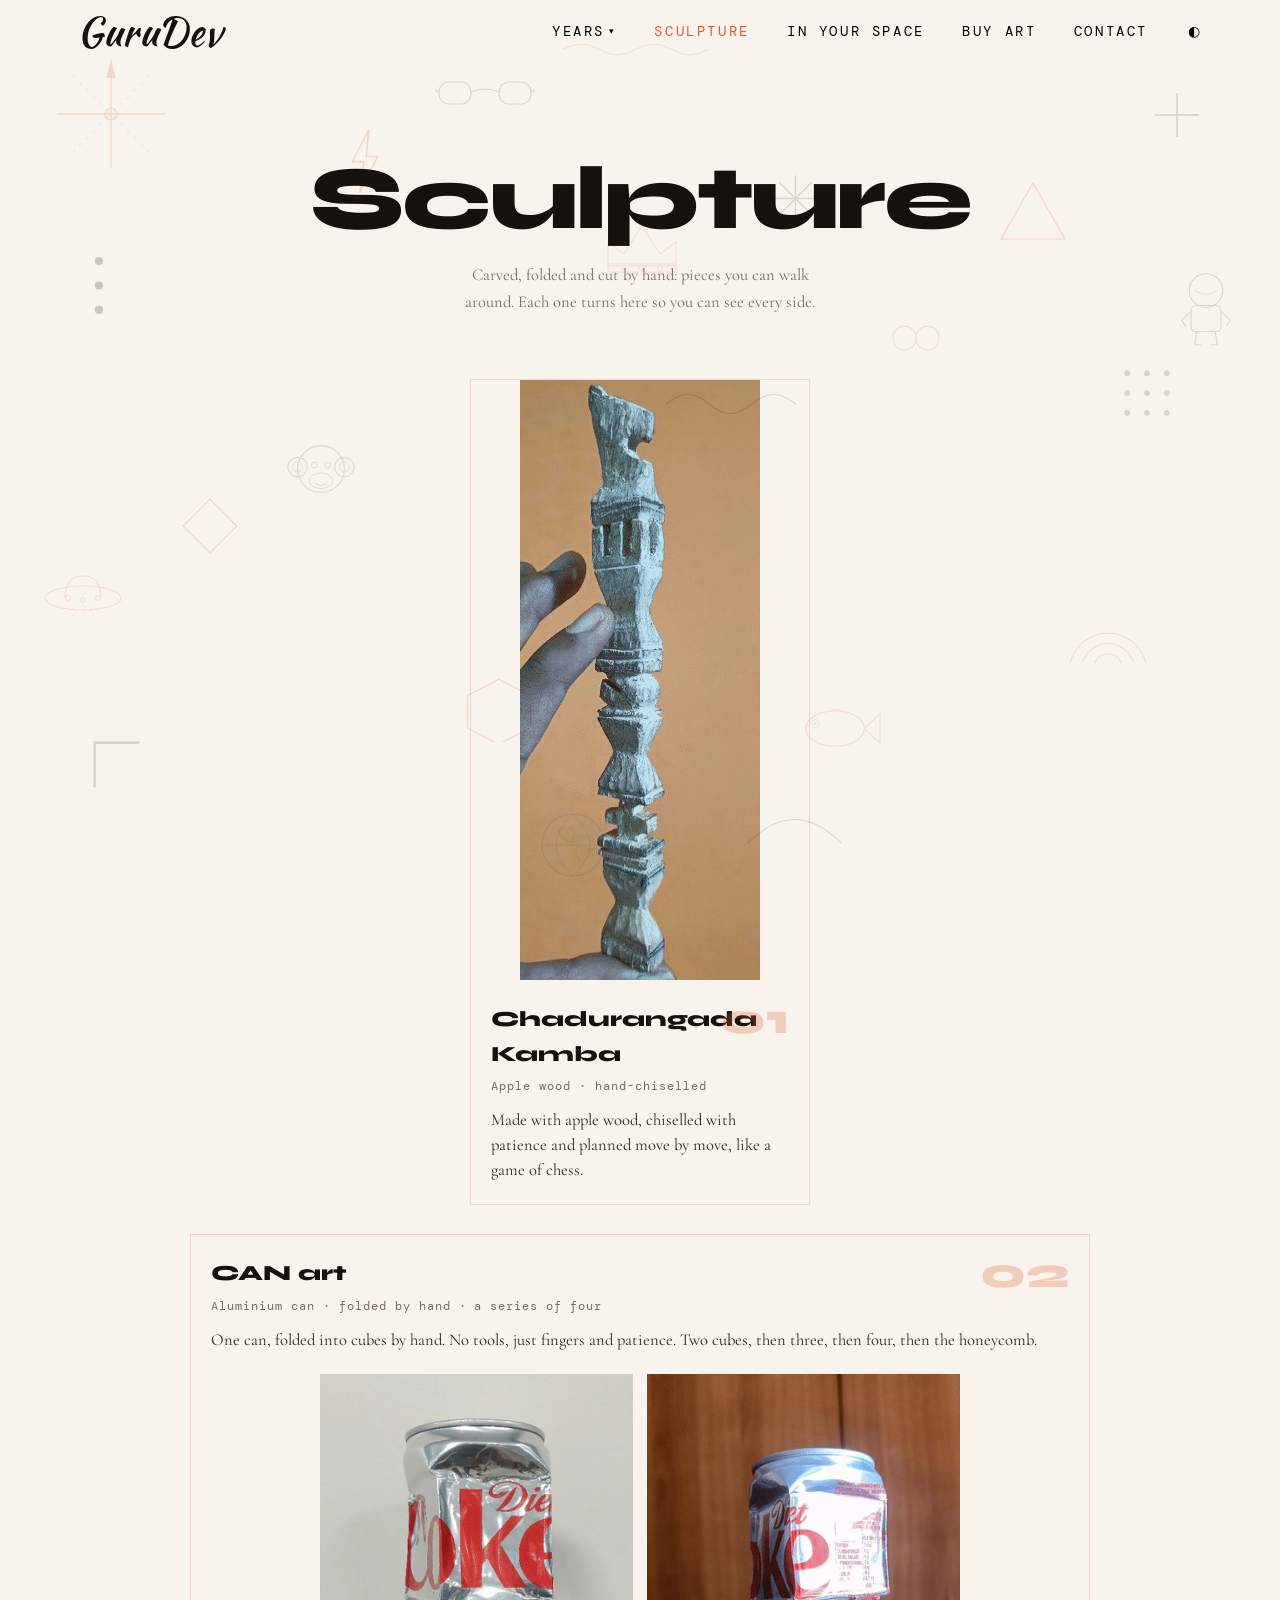
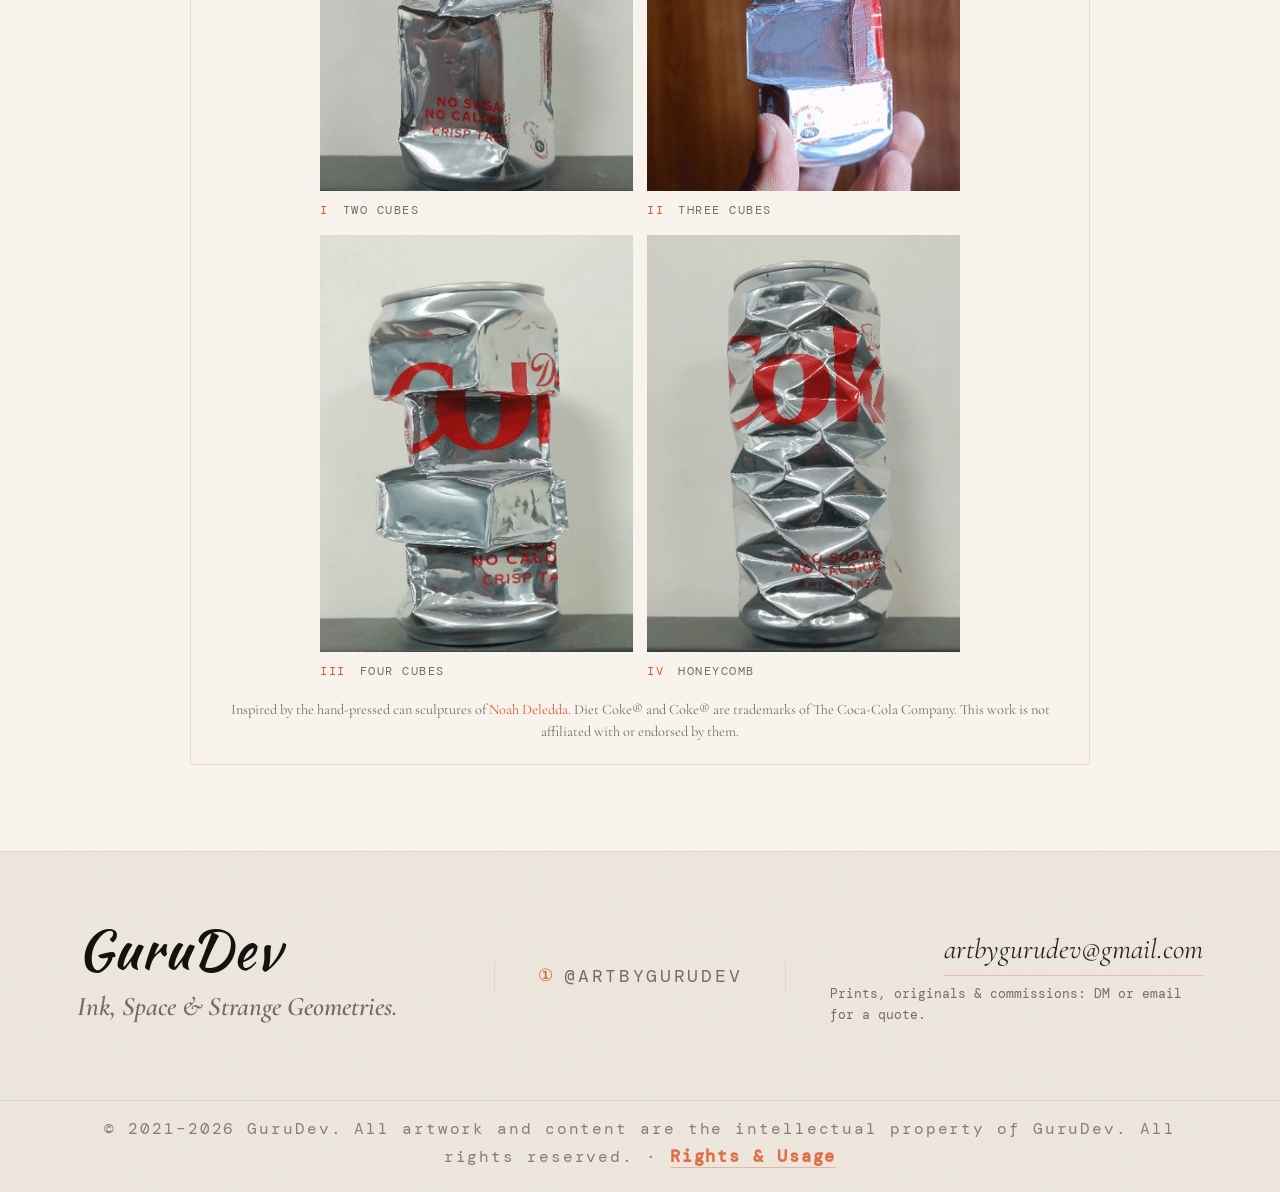
<file: sculpture.html>
<!DOCTYPE html>
<html lang="en">
<head>
  <meta charset="UTF-8" />
  <meta name="viewport" content="width=device-width, initial-scale=1.0" />
  <title>Sculpture — Art by GuruDev</title>
  <link rel="stylesheet" href="css/style.css?v=202611281715" />
  <link rel="preconnect" href="https://fonts.googleapis.com" />
  <link rel="preconnect" href="https://fonts.gstatic.com" crossorigin />
  <link href="https://fonts.googleapis.com/css2?family=Cormorant+Garamond:ital,wght@0,300;0,400;0,600;0,700;1,300;1,400;1,600&family=Syne:wght@400;700;800&family=DM+Mono:ital,wght@0,300;0,400;1,300&family=Kaushan+Script&display=swap" rel="stylesheet" />
</head>
<body class="subpage">

 <div class="bg-canvas" aria-hidden="true">
    <img class="doodle d1"  src="Libs/doodles/doodle-01.svg" alt="" /><!-- compass rose  -->
    <img class="doodle d2"  src="Libs/doodles/doodle-02.svg" alt="" /><!-- cross         -->
    <img class="doodle d3"  src="Libs/doodles/doodle-03.svg" alt="" /><!-- squiggle      -->
    <img class="doodle d4"  src="Libs/doodles/doodle-04.svg" alt="" /><!-- three dots    -->
    <img class="doodle d5"  src="Libs/doodles/doodle-05.svg" alt="" /><!-- triangle      -->
    <img class="doodle d6"  src="Libs/doodles/doodle-06.svg" alt="" /><!-- wave          -->
    <img class="doodle d7"  src="Libs/doodles/doodle-07.svg" alt="" /><!-- diamond       -->
    <img class="doodle d8"  src="Libs/doodles/doodle-08.svg" alt="" /><!-- asterisk      -->
    <img class="doodle d9"  src="Libs/doodles/doodle-09.svg" alt="" /><!-- arcs          -->
    <img class="doodle d10" src="Libs/doodles/doodle-10.svg" alt="" /><!-- dot grid      -->
    <img class="doodle d11" src="Libs/doodles/doodle-11.svg" alt="" /><!-- hexagon       -->
    <img class="doodle d12" src="Libs/doodles/doodle-12.svg" alt="" /><!-- bracket       -->
    <img class="doodle d13" src="Libs/doodles/doodle-13.svg" alt="" /><!-- infinity      -->
    <img class="doodle d14" src="Libs/doodles/doodle-14.svg" alt="" /><!-- arch          -->
    <img class="doodle d15" src="Libs/doodles/doodle-15.svg" alt="" /><!-- lightning     -->
    <img class="doodle d16" src="Libs/doodles/doodle-16.svg" alt="" /><!-- ufo           -->
    <img class="doodle d17" src="Libs/doodles/doodle-17.svg" alt="" /><!-- sunglasses    -->
    <img class="doodle d18" src="Libs/doodles/doodle-18.svg" alt="" /><!-- astronaut     -->
    <img class="doodle d19" src="Libs/doodles/doodle-19.svg" alt="" /><!-- fish          -->
    <img class="doodle d20" src="Libs/doodles/doodle-20.svg" alt="" /><!-- monkey        -->
    <img class="doodle d21" src="Libs/doodles/doodle-21.svg" alt="" /><!-- earth         -->
    <img class="doodle d22" src="Libs/doodles/doodle-22.svg" alt="" /><!-- crown         -->
  </div>

  <nav id="navbar">
    <!-- EDIT: Drop your logo file into images/logo.png (png/svg/jpg all work).
         When the file is present it shows as an image; until then a dashed placeholder is shown. -->
    <a href="index.html" class="nav-logo" id="navLogo">
      <span class="nav-logo-text">GuruDev</span>
    </a>
    <div class="nav-links">

<!--      Add exhibitions later-->
<!--      <div class="nav-dropdown" id="exhibitionsDropdown">-->
<!--        <button class="nav-dropdown-toggle" aria-expanded="false" aria-haspopup="true">-->
<!--          Exhibitions <span class="dd-caret">▾</span>-->
<!--        </button>-->
<!--        <div class="nav-dropdown-menu" role="menu">-->
<!--          &lt;!&ndash; EDIT: Add your exhibition entries here.-->
<!--               Copy a nav-dd-item line, set href ?id= to match your exhibitions/index.html entry. &ndash;&gt;-->
<!--          <a href="Libs/exhibitions/index.html?id=ink-space-2025" class="nav-dd-item" role="menuitem">Ink &amp; Space — 2025</a>-->
<!--          <a href="Libs/exhibitions/index.html?id=scroll-series"  class="nav-dd-item" role="menuitem">The Scroll Series</a>-->
<!--          <a href="Libs/exhibitions/index.html?id=cosmic-geometry" class="nav-dd-item" role="menuitem">Cosmic Geometry</a>-->
<!--          &lt;!&ndash; ADD MORE EXHIBITIONS HERE &ndash;&gt;-->
<!--        </div>-->
<!--      </div>-->

      <!-- YEARS: one entry per collection year. To add a year, copy a nav-dd-item line. -->
      <div class="nav-dropdown nav-years" id="yearsDropdown">
        <button class="nav-dropdown-toggle" aria-expanded="false" aria-haspopup="true">
          Years <span class="dd-caret">▾</span>
        </button>
        <div class="nav-dropdown-menu" role="menu">
          <a href="Libs/collections/index.html?year=2026" class="nav-dd-item" role="menuitem">2026</a>
          <a href="Libs/collections/index.html?year=2025" class="nav-dd-item" role="menuitem">2025</a>
          <a href="Libs/collections/index.html?year=2024" class="nav-dd-item" role="menuitem">2024</a>
          <a href="Libs/collections/index.html?year=2023" class="nav-dd-item" role="menuitem">2023</a>
          <a href="Libs/collections/index.html?year=2022" class="nav-dd-item" role="menuitem">2022</a>
        </div>
      </div>
      <a href="sculpture.html" class="nav-active">Sculpture</a>
      <a href="space.html">In Your Space</a>
      <a href="buy.html">Buy Art</a>
      <a href="#contact">Contact</a>

      <button class="dark-mode-toggle" id="darkModeToggle" aria-label="Toggle dark mode" title="Toggle dark mode">◐</button>
    </div>
  </nav>

  <main class="subpage-main">
  <!-- ╔══════════════════════════════════════════════════════════════╗
       ║                  SCULPTURE                                   ║
       ╠══════════════════════════════════════════════════════════════╣
       ║ One card per piece. Photos live in Libs/sculptures/<piece>/  ║
       ║ as 01.jpg, 02.jpg … (one photo per angle). The revolving     ║
       ║ animation will use those frames in order.                    ║
       ╚══════════════════════════════════════════════════════════════╝ -->
  <section id="sculpture">

    <div class="buy-header" data-reveal="fade-up">
      <h2 class="section-title">Sculpture</h2>
      <p class="buy-sub">
        Carved, folded and cut by hand: pieces you can walk around.
        Each one turns here so you can see every side.
      </p>
    </div>

    <div class="sc-grid">

      <!-- Chadurangada Kamba: 15 aligned frames, 01.jpg → 15.jpg, in turning order -->
      <article class="sc-card" data-reveal="fade-up">
        <div class="sc-stage sc-stage-tall">
          <img src="Libs/sculptures/chadurangada-kamba/spin.gif" alt="Chadurangada Kamba, a hand-carved apple-wood pillar topped with a chess knight, turning" />
        </div>
        <div class="sc-meta">
          <span class="buy-num">01</span>
          <h3>Chadurangada Kamba</h3>
          <p class="sc-detail">Apple wood · hand-chiselled</p>
          <p class="sc-desc">Made with apple wood, chiselled with patience and planned move by move, like a game of chess.</p>
        </div>
      </article>

      <!-- CAN ART SERIES: one card, a 2x2 grid of pieces. Each piece is a looping
           Libs/sculptures/<folder>/spin.gif. To fill an empty slot, add its spin.gif
           and swap the "sc-stage-ph" div for an <img> like the others. -->
      <article class="sc-card sc-series" data-reveal="fade-up">
        <div class="sc-meta">
          <span class="buy-num">02</span>
          <h3>CAN art</h3>
          <p class="sc-detail">Aluminium can · folded by hand · a series of four</p>
          <p class="sc-desc">One can, folded into cubes by hand. No tools, just fingers and patience. Two cubes, then three, then four, then the honeycomb.</p>
        </div>

        <div class="sc-series-row">
          <figure class="sc-slot">
            <div class="sc-stage"><img src="Libs/sculptures/can-two-cubes/spin.gif" alt="Aluminium can folded by hand into two stacked cubes, turning" loading="lazy" /></div>
            <figcaption><span>I</span> Two Cubes</figcaption>
          </figure>
          <figure class="sc-slot">
            <div class="sc-stage"><img src="Libs/sculptures/can-three-cubes/spin.gif" alt="Aluminium can folded by hand into three stacked cubes, turning" loading="lazy" /></div>
            <figcaption><span>II</span> Three Cubes</figcaption>
          </figure>
          <figure class="sc-slot">
            <div class="sc-stage"><img src="Libs/sculptures/can-four-cubes/spin.gif" alt="Aluminium can folded by hand into four stacked cubes, turning" loading="lazy" /></div>
            <figcaption><span>III</span> Four Cubes</figcaption>
          </figure>
          <figure class="sc-slot">
            <div class="sc-stage"><img src="Libs/sculptures/can-honeycomb/spin.gif" alt="Aluminium can pressed by hand into a honeycomb pattern, turning" loading="lazy" /></div>
            <figcaption><span>IV</span> Honeycomb</figcaption>
          </figure>
        </div>

        <p class="sc-credit">
          Inspired by the hand-pressed can sculptures of
          <a href="https://www.instagram.com/noahdeledda/" target="_blank" rel="noopener">Noah Deledda</a>.
          Diet Coke® and Coke® are trademarks of The Coca-Cola Company. This work is not affiliated with or endorsed by them.
        </p>
      </article>

    </div>
  </section>
  </main>

  <!-- ╔══════════════════════════════════════════════════════════════╗
       ║                  FOOTER / CONTACT                          ║
       ╠══════════════════════════════════════════════════════════════╣
       ║ EDIT the social links and email address below              ║
       ╚══════════════════════════════════════════════════════════════╝ -->
  <footer id="contact">
    <div class="footer-top" data-reveal="fade-up">
      <div class="footer-logo-col">
        <a href="index.html" class="footer-logo" id="footerLogo">
          <span class="footer-logo-text">GuruDev</span>
        </a>
        <p class="footer-tagline">Ink, Space &amp; Strange Geometries.</p><!-- EDIT: Tagline -->
      </div>
      <div class="footer-social-col">
        <a href="https://instagram.com/artbygurudev" target="_blank" rel="noopener" class="social-link">
          <span class="social-num">①</span> @artbygurudev
        </a>
        <!-- Uncomment to re-add X / Twitter:
        <a href="https://x.com/" target="_blank" rel="noopener" class="social-link">
          <span class="social-num">②</span> X / Twitter
        </a> -->
        <!-- Uncomment to re-add YouTube:
        <a href="https://youtube.com/" target="_blank" rel="noopener" class="social-link">
          <span class="social-num">③</span> YouTube
        </a> -->
      </div>
      <div class="footer-mail-col">
        <!-- EDIT: Replace with your actual email address (both href and visible text) -->
        <a href="mailto:artbygurudev@gmail.com?subject=Quote%20request" class="footer-mail">artbygurudev@gmail.com</a>
        <p class="footer-quote-note">Prints, originals &amp; commissions: DM or email for a quote.</p>
      </div>
    </div>

    <div class="footer-bottom">
      <span>© 2021–<span id="yearNow">2026</span> GuruDev. All artwork and content are the intellectual property of GuruDev. All rights reserved. · <a href="buy.html#rights" class="footer-rights-link">Rights &amp; Usage</a></span>
    </div>

    <div class="footer-noise"></div>
  </footer>

  <script src="js/main.js?v=202611281715"></script>
</body>
</html>
</file>
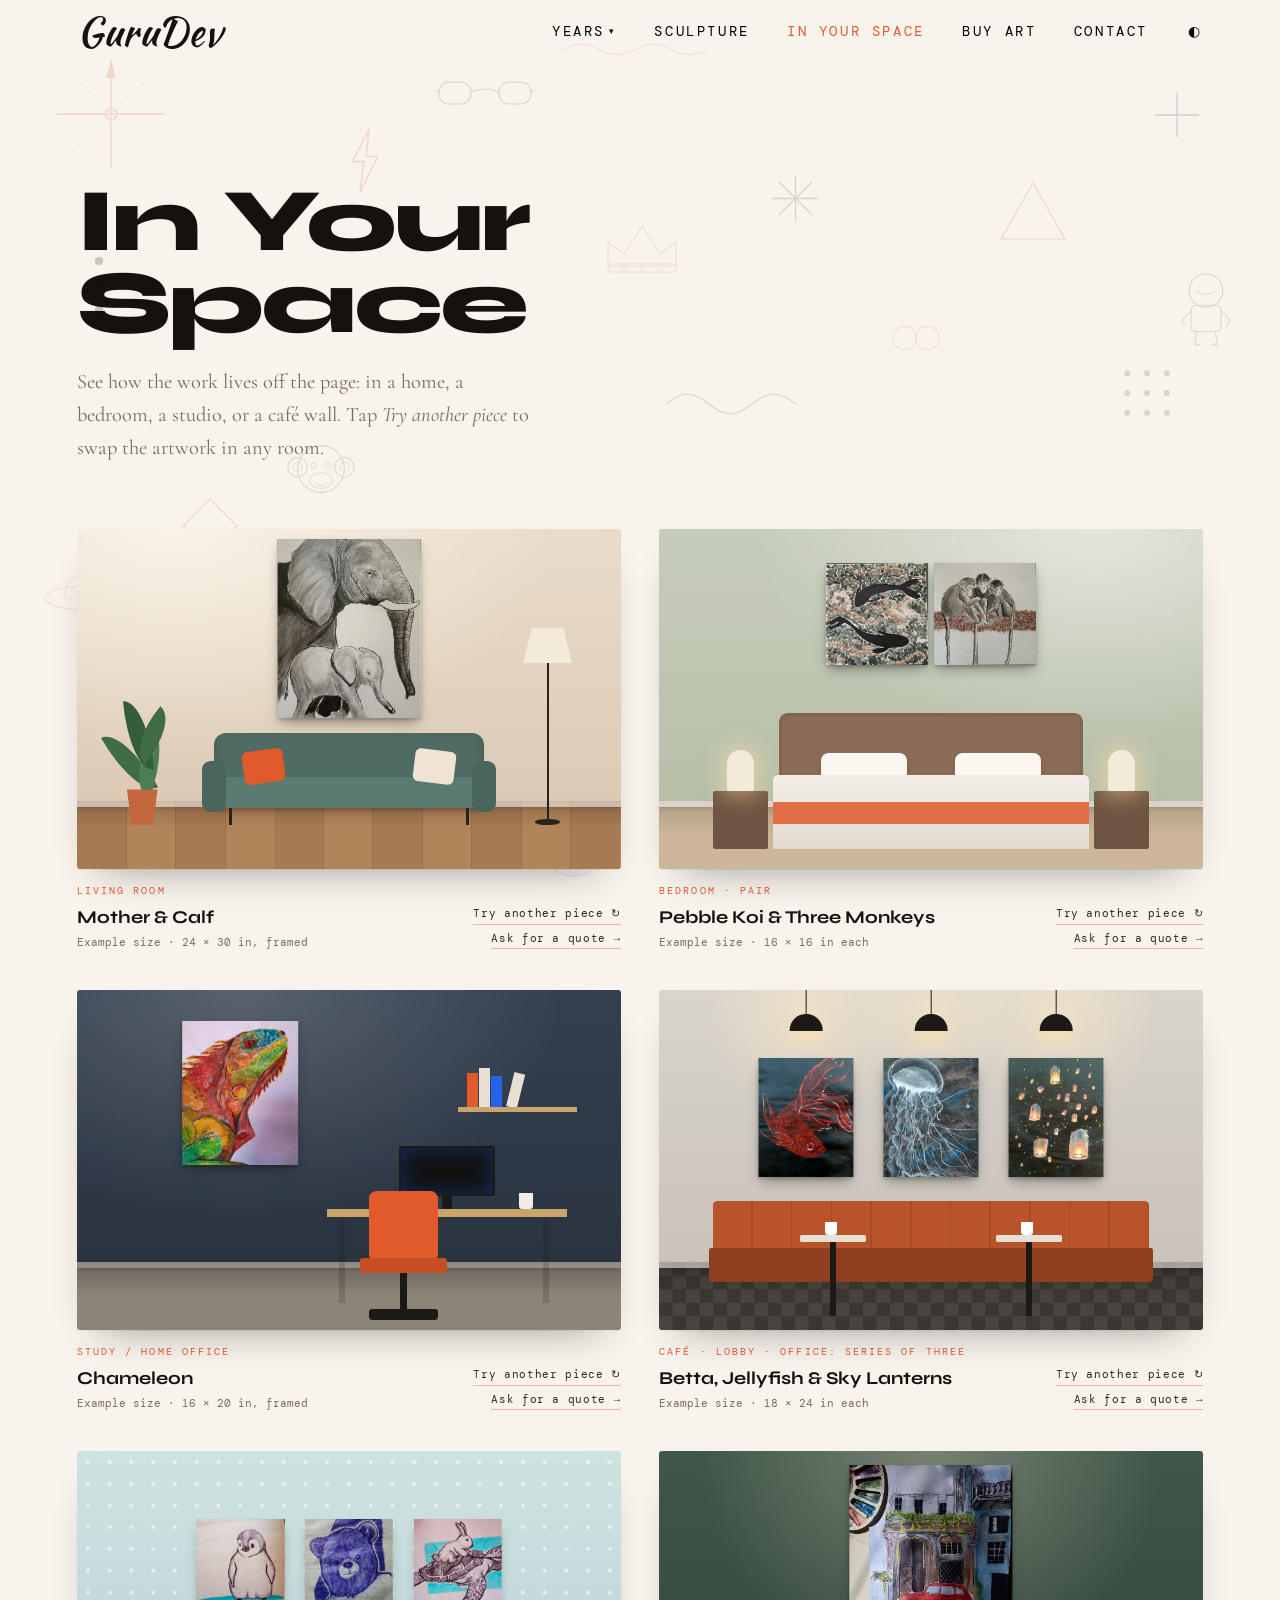
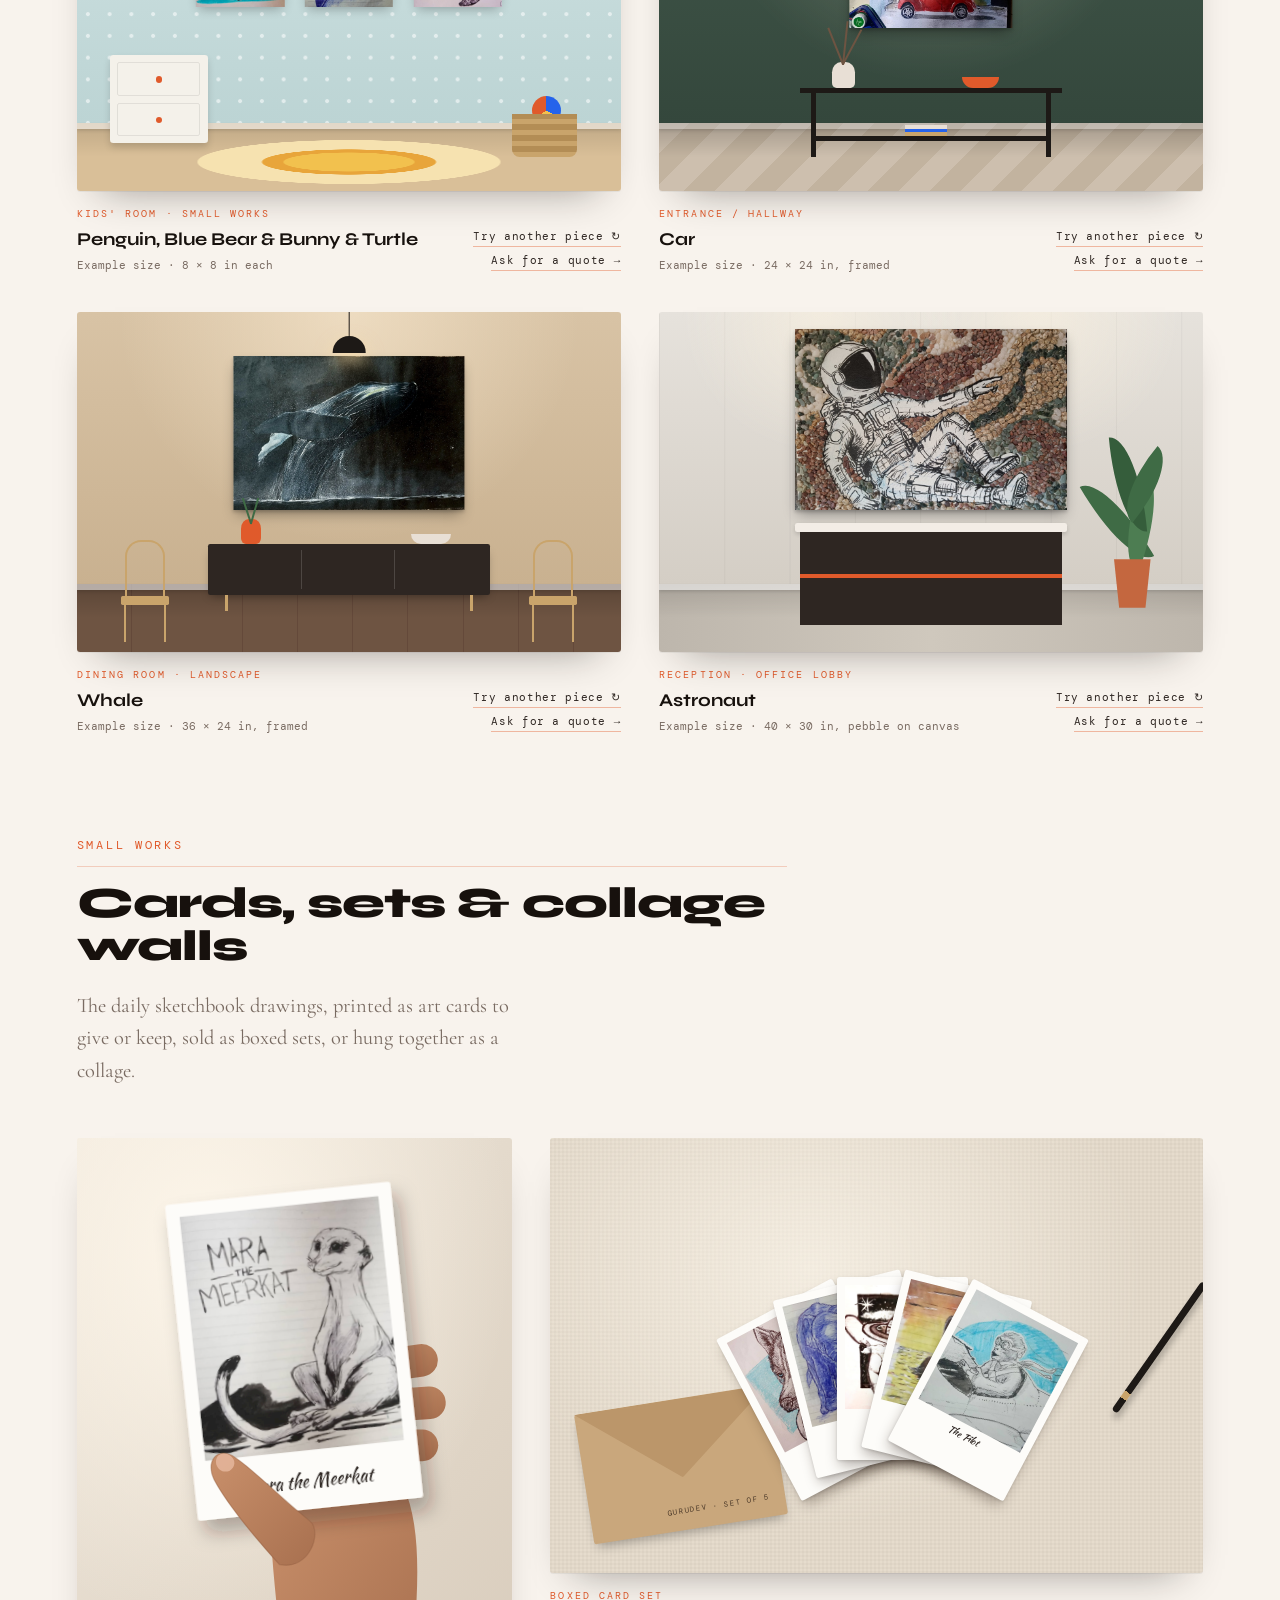
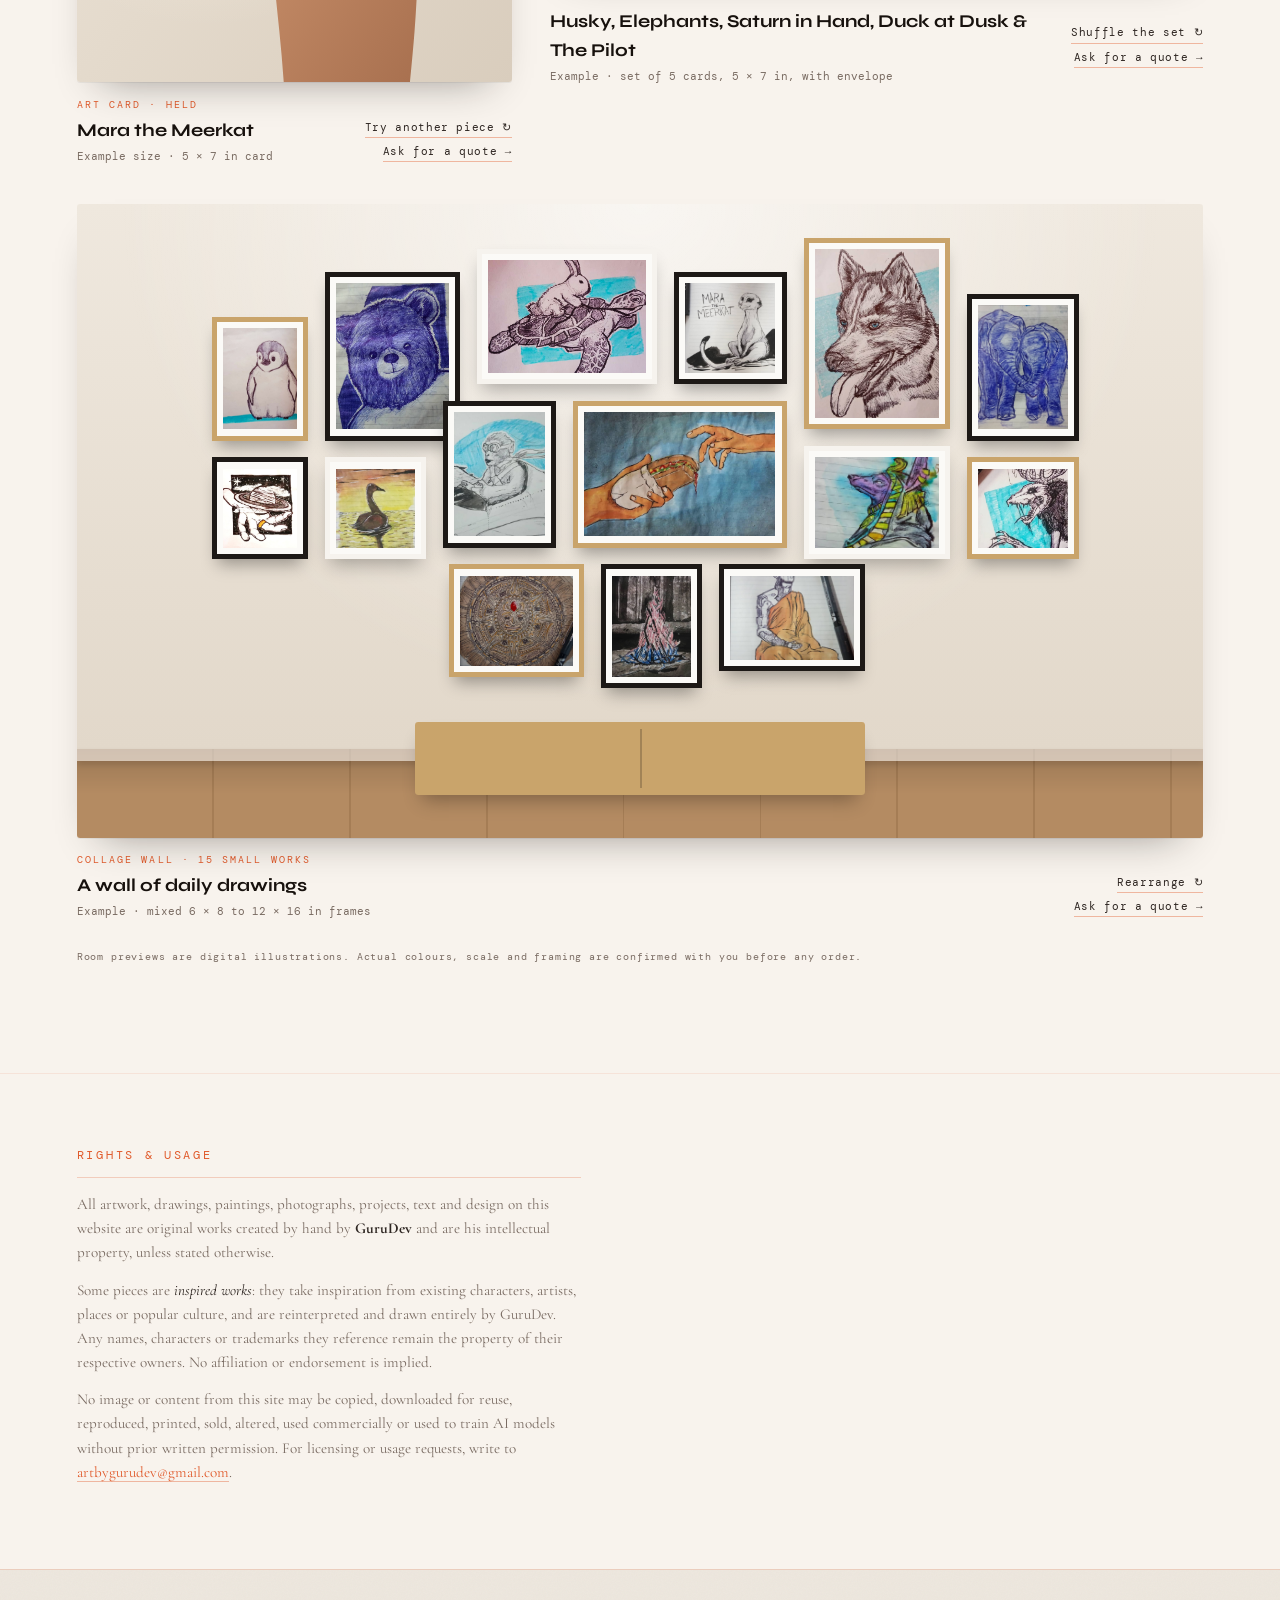
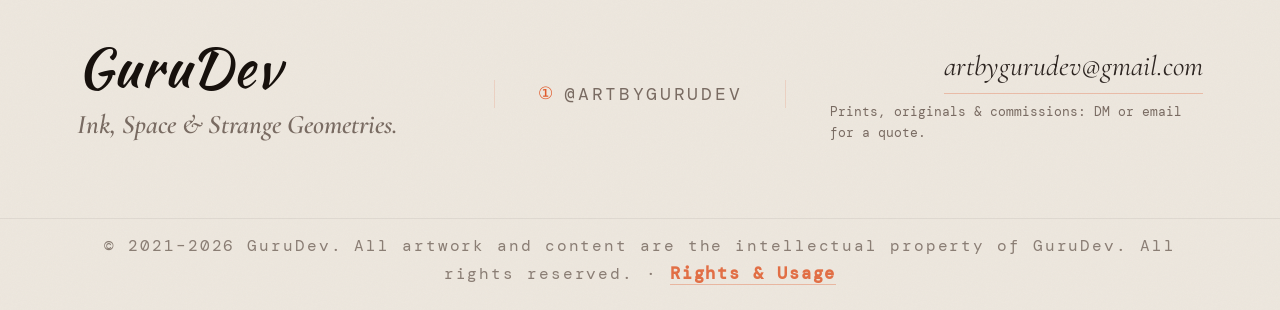
<file: space.html>
<!DOCTYPE html>
<html lang="en">
<head>
  <meta charset="UTF-8" />
  <meta name="viewport" content="width=device-width, initial-scale=1.0" />
  <title>In Your Space — Art by GuruDev</title>
  <link rel="stylesheet" href="css/style.css?v=202611281715" />
  <link rel="preconnect" href="https://fonts.googleapis.com" />
  <link rel="preconnect" href="https://fonts.gstatic.com" crossorigin />
  <link href="https://fonts.googleapis.com/css2?family=Cormorant+Garamond:ital,wght@0,300;0,400;0,600;0,700;1,300;1,400;1,600&family=Syne:wght@400;700;800&family=DM+Mono:ital,wght@0,300;0,400;1,300&family=Kaushan+Script&display=swap" rel="stylesheet" />
</head>
<body class="subpage">

 <div class="bg-canvas" aria-hidden="true">
    <img class="doodle d1"  src="Libs/doodles/doodle-01.svg" alt="" /><!-- compass rose  -->
    <img class="doodle d2"  src="Libs/doodles/doodle-02.svg" alt="" /><!-- cross         -->
    <img class="doodle d3"  src="Libs/doodles/doodle-03.svg" alt="" /><!-- squiggle      -->
    <img class="doodle d4"  src="Libs/doodles/doodle-04.svg" alt="" /><!-- three dots    -->
    <img class="doodle d5"  src="Libs/doodles/doodle-05.svg" alt="" /><!-- triangle      -->
    <img class="doodle d6"  src="Libs/doodles/doodle-06.svg" alt="" /><!-- wave          -->
    <img class="doodle d7"  src="Libs/doodles/doodle-07.svg" alt="" /><!-- diamond       -->
    <img class="doodle d8"  src="Libs/doodles/doodle-08.svg" alt="" /><!-- asterisk      -->
    <img class="doodle d9"  src="Libs/doodles/doodle-09.svg" alt="" /><!-- arcs          -->
    <img class="doodle d10" src="Libs/doodles/doodle-10.svg" alt="" /><!-- dot grid      -->
    <img class="doodle d11" src="Libs/doodles/doodle-11.svg" alt="" /><!-- hexagon       -->
    <img class="doodle d12" src="Libs/doodles/doodle-12.svg" alt="" /><!-- bracket       -->
    <img class="doodle d13" src="Libs/doodles/doodle-13.svg" alt="" /><!-- infinity      -->
    <img class="doodle d14" src="Libs/doodles/doodle-14.svg" alt="" /><!-- arch          -->
    <img class="doodle d15" src="Libs/doodles/doodle-15.svg" alt="" /><!-- lightning     -->
    <img class="doodle d16" src="Libs/doodles/doodle-16.svg" alt="" /><!-- ufo           -->
    <img class="doodle d17" src="Libs/doodles/doodle-17.svg" alt="" /><!-- sunglasses    -->
    <img class="doodle d18" src="Libs/doodles/doodle-18.svg" alt="" /><!-- astronaut     -->
    <img class="doodle d19" src="Libs/doodles/doodle-19.svg" alt="" /><!-- fish          -->
    <img class="doodle d20" src="Libs/doodles/doodle-20.svg" alt="" /><!-- monkey        -->
    <img class="doodle d21" src="Libs/doodles/doodle-21.svg" alt="" /><!-- earth         -->
    <img class="doodle d22" src="Libs/doodles/doodle-22.svg" alt="" /><!-- crown         -->
  </div>

  <nav id="navbar">
    <!-- EDIT: Drop your logo file into images/logo.png (png/svg/jpg all work).
         When the file is present it shows as an image; until then a dashed placeholder is shown. -->
    <a href="index.html" class="nav-logo" id="navLogo">
      <span class="nav-logo-text">GuruDev</span>
    </a>
    <div class="nav-links">

<!--      Add exhibitions later-->
<!--      <div class="nav-dropdown" id="exhibitionsDropdown">-->
<!--        <button class="nav-dropdown-toggle" aria-expanded="false" aria-haspopup="true">-->
<!--          Exhibitions <span class="dd-caret">▾</span>-->
<!--        </button>-->
<!--        <div class="nav-dropdown-menu" role="menu">-->
<!--          &lt;!&ndash; EDIT: Add your exhibition entries here.-->
<!--               Copy a nav-dd-item line, set href ?id= to match your exhibitions/index.html entry. &ndash;&gt;-->
<!--          <a href="Libs/exhibitions/index.html?id=ink-space-2025" class="nav-dd-item" role="menuitem">Ink &amp; Space — 2025</a>-->
<!--          <a href="Libs/exhibitions/index.html?id=scroll-series"  class="nav-dd-item" role="menuitem">The Scroll Series</a>-->
<!--          <a href="Libs/exhibitions/index.html?id=cosmic-geometry" class="nav-dd-item" role="menuitem">Cosmic Geometry</a>-->
<!--          &lt;!&ndash; ADD MORE EXHIBITIONS HERE &ndash;&gt;-->
<!--        </div>-->
<!--      </div>-->

      <!-- YEARS: one entry per collection year. To add a year, copy a nav-dd-item line. -->
      <div class="nav-dropdown nav-years" id="yearsDropdown">
        <button class="nav-dropdown-toggle" aria-expanded="false" aria-haspopup="true">
          Years <span class="dd-caret">▾</span>
        </button>
        <div class="nav-dropdown-menu" role="menu">
          <a href="Libs/collections/index.html?year=2026" class="nav-dd-item" role="menuitem">2026</a>
          <a href="Libs/collections/index.html?year=2025" class="nav-dd-item" role="menuitem">2025</a>
          <a href="Libs/collections/index.html?year=2024" class="nav-dd-item" role="menuitem">2024</a>
          <a href="Libs/collections/index.html?year=2023" class="nav-dd-item" role="menuitem">2023</a>
          <a href="Libs/collections/index.html?year=2022" class="nav-dd-item" role="menuitem">2022</a>
        </div>
      </div>
      <a href="sculpture.html">Sculpture</a>
      <a href="space.html" class="nav-active">In Your Space</a>
      <a href="buy.html">Buy Art</a>
      <a href="#contact">Contact</a>

      <button class="dark-mode-toggle" id="darkModeToggle" aria-label="Toggle dark mode" title="Toggle dark mode">◐</button>
    </div>
  </nav>

  <main class="subpage-main">
  <!-- ╔══════════════════════════════════════════════════════════════╗
       ║                  IN YOUR SPACE — room mockups              ║
       ╠══════════════════════════════════════════════════════════════╣
       ║ Rooms are drawn in CSS (no stock photos, no licences).     ║
       ║ To change the art in a room, edit the <img src> inside     ║
       ║ the .art frame. data-shape="square" or "portrait" decides  ║
       ║ which pieces the "Try another piece" button cycles through ║
       ║ (lists live in js/main.js → ROOM_ART).                     ║
       ╚══════════════════════════════════════════════════════════════╝ -->
  <section id="in-your-space">

    <div class="iys-header" data-reveal="fade-up">
      
      <h2 class="section-title">In Your<br/>Space</h2>
      <p class="iys-sub">
        See how the work lives off the page: in a home, a bedroom, a studio,
        or a café wall. Tap <em>Try another piece</em> to swap the artwork in any room.
      </p>
    </div>

    <div class="iys-grid">

      <!-- 1 · LIVING ROOM -->
      <figure class="room-card" data-reveal="fade-up">
        <div class="room room-living">
          <div class="r-wall"></div>
          <div class="r-floor"></div>
          <div class="art art-single" data-shape="portrait" style="--w:21%; left:50%; top:3%;">
            <img src="Libs/projects/notable works/elephants.jpg" alt="Mother &amp; Calf by GuruDev" />
          </div>
          <div class="plant"><span class="leaf l1"></span><span class="leaf l2"></span><span class="leaf l3"></span><span class="leaf l4"></span><span class="pot"></span></div>
          <div class="sofa">
            <span class="sofa-back"></span><span class="sofa-seat"></span>
            <span class="sofa-arm a-l"></span><span class="sofa-arm a-r"></span>
            <span class="cushion c1"></span><span class="cushion c2"></span>
            <span class="leg g1"></span><span class="leg g2"></span>
          </div>
          <div class="floor-lamp"><span class="shade"></span><span class="stem"></span><span class="base"></span></div>
        </div>
        <figcaption>
          <span class="room-type">Living room</span>
          <span class="room-art-title">Mother &amp; Calf</span>
          <span class="room-meta">Example size · 24 × 30 in, framed</span>
          <span class="room-actions">
            <button class="room-swap" type="button">Try another piece ↻</button>
            <a href="buy.html" class="room-quote">Ask for a quote →</a>
          </span>
        </figcaption>
      </figure>

      <!-- 2 · BEDROOM -->
      <figure class="room-card" data-reveal="fade-up" data-delay="100">
        <div class="room room-bed">
          <div class="r-wall"></div>
          <div class="r-floor"></div>
          <div class="art" data-shape="square" style="--w:15%; left:40%; top:10%;">
            <img src="Libs/projects/notable works/pebble_koi.jpg" alt="Pebble Koi by GuruDev" />
          </div>
          <div class="art" data-shape="square" style="--w:15%; left:60%; top:10%;">
            <img src="Libs/projects/notable works/three_monkeys.jpg" alt="Three Monkeys by GuruDev" />
          </div>
          <div class="stand st-l"><span class="mini-lamp"></span></div>
          <div class="stand st-r"><span class="mini-lamp"></span></div>
          <div class="bed">
            <span class="headboard"></span>
            <span class="pillow p1"></span><span class="pillow p2"></span>
            <span class="duvet"></span><span class="throw"></span>
          </div>
        </div>
        <figcaption>
          <span class="room-type">Bedroom · pair</span>
          <span class="room-art-title">Pebble Koi &amp; Three Monkeys</span>
          <span class="room-meta">Example size · 16 × 16 in each</span>
          <span class="room-actions">
            <button class="room-swap" type="button">Try another piece ↻</button>
            <a href="buy.html" class="room-quote">Ask for a quote →</a>
          </span>
        </figcaption>
      </figure>

      <!-- 3 · STUDY / HOME OFFICE -->
      <figure class="room-card" data-reveal="fade-up">
        <div class="room room-office">
          <div class="r-wall"></div>
          <div class="r-floor"></div>
          <div class="art" data-shape="portrait" style="--w:17%; left:30%; top:9%;">
            <img src="Libs/projects/notable works/chamelion.jpg" alt="Chameleon by GuruDev" />
          </div>
          <div class="shelf">
            <span class="book b1"></span><span class="book b2"></span><span class="book b3"></span><span class="book b4"></span>
            <span class="board"></span>
          </div>
          <div class="desk">
            <span class="monitor"></span><span class="monitor-stand"></span>
            <span class="mug"></span>
            <span class="desk-top"></span><span class="desk-leg d1"></span><span class="desk-leg d2"></span>
          </div>
          <div class="chair"><span class="chair-back"></span><span class="chair-seat"></span><span class="chair-post"></span><span class="chair-base"></span></div>
        </div>
        <figcaption>
          <span class="room-type">Study / home office</span>
          <span class="room-art-title">Chameleon</span>
          <span class="room-meta">Example size · 16 × 20 in, framed</span>
          <span class="room-actions">
            <button class="room-swap" type="button">Try another piece ↻</button>
            <a href="buy.html" class="room-quote">Ask for a quote →</a>
          </span>
        </figcaption>
      </figure>

      <!-- 4 · CAFÉ / LOBBY (business spaces) -->
      <figure class="room-card" data-reveal="fade-up" data-delay="100">
        <div class="room room-cafe">
          <div class="r-wall"></div>
          <div class="r-floor"></div>
          <span class="pendant pd1"></span><span class="pendant pd2"></span><span class="pendant pd3"></span>
          <div class="art" data-shape="portrait" style="--w:14%; left:27%; top:20%;">
            <img src="Libs/projects/notable works/betta.jpg" alt="Betta by GuruDev" />
          </div>
          <div class="art" data-shape="portrait" style="--w:14%; left:50%; top:20%;">
            <img src="Libs/projects/notable works/jellyfish.jpg" alt="Jellyfish by GuruDev" />
          </div>
          <div class="art" data-shape="portrait" style="--w:14%; left:73%; top:20%;">
            <img src="Libs/projects/notable works/sky_lanterns.jpg" alt="Sky Lanterns by GuruDev" />
          </div>
          <div class="banquette"><span class="bq-back"></span><span class="bq-seat"></span></div>
          <div class="table t1"><span class="t-top"></span><span class="t-leg"></span><span class="cup"></span></div>
          <div class="table t2"><span class="t-top"></span><span class="t-leg"></span><span class="cup"></span></div>
        </div>
        <figcaption>
          <span class="room-type">Café · lobby · office: series of three</span>
          <span class="room-art-title">Betta, Jellyfish &amp; Sky Lanterns</span>
          <span class="room-meta">Example size · 18 × 24 in each</span>
          <span class="room-actions">
            <button class="room-swap" type="button">Try another piece ↻</button>
            <a href="buy.html" class="room-quote">Ask for a quote →</a>
          </span>
        </figcaption>
      </figure>

      <!-- 5 · KIDS' ROOM (small works, framed) -->
      <figure class="room-card" data-reveal="fade-up">
        <div class="room room-kids">
          <div class="r-wall"></div>
          <div class="r-floor"></div>
          <div class="art" data-shape="small" style="--w:13%; left:30%; top:20%;">
            <img src="Libs/projects/projects/daily project/4.jpg" alt="Penguin by GuruDev" />
          </div>
          <div class="art" data-shape="small" style="--w:13%; left:50%; top:20%;">
            <img src="Libs/projects/projects/daily project/11.jpg" alt="Blue Bear by GuruDev" />
          </div>
          <div class="art" data-shape="small" style="--w:13%; left:70%; top:20%;">
            <img src="Libs/projects/projects/daily project/1.jpg" alt="Bunny &amp; Turtle by GuruDev" />
          </div>
          <span class="rug"></span>
          <div class="dresser"><span class="drw dw1"></span><span class="drw dw2"></span><span class="knob k1"></span><span class="knob k2"></span></div>
          <div class="toy-basket"><span class="ball"></span><span class="basket"></span></div>
        </div>
        <figcaption>
          <span class="room-type">Kids' room · small works</span>
          <span class="room-art-title">Penguin, Blue Bear &amp; Bunny &amp; Turtle</span>
          <span class="room-meta">Example size · 8 × 8 in each</span>
          <span class="room-actions">
            <button class="room-swap" type="button">Try another piece ↻</button>
            <a href="buy.html" class="room-quote">Ask for a quote →</a>
          </span>
        </figcaption>
      </figure>

      <!-- 6 · ENTRANCE / HALLWAY -->
      <figure class="room-card" data-reveal="fade-up" data-delay="100">
        <div class="room room-hall">
          <div class="r-wall"></div>
          <div class="r-floor"></div>
          <div class="art" data-shape="square" style="--w:24%; left:50%; top:4%;">
            <img src="Libs/projects/notable works/car.jpg" alt="Car by GuruDev" />
          </div>
          <div class="console">
            <span class="vase"></span><span class="branch br1"></span><span class="branch br2"></span><span class="branch br3"></span>
            <span class="bowl"></span><span class="books"></span>
            <span class="c-top"></span><span class="c-leg cl1"></span><span class="c-leg cl2"></span><span class="c-shelf"></span>
          </div>
        </div>
        <figcaption>
          <span class="room-type">Entrance / hallway</span>
          <span class="room-art-title">Car</span>
          <span class="room-meta">Example size · 24 × 24 in, framed</span>
          <span class="room-actions">
            <button class="room-swap" type="button">Try another piece ↻</button>
            <a href="buy.html" class="room-quote">Ask for a quote →</a>
          </span>
        </figcaption>
      </figure>

      <!-- 7 · DINING ROOM (landscape) -->
      <figure class="room-card" data-reveal="fade-up">
        <div class="room room-dining">
          <div class="r-wall"></div>
          <div class="r-floor"></div>
          <span class="pendant pd2"></span>
          <div class="art" data-shape="landscape" style="--w:34%; left:50%; top:13%;">
            <img src="Libs/projects/notable works/whale.jpg" alt="Whale by GuruDev" />
          </div>
          <div class="sideboard">
            <span class="sb-vase"></span><span class="sb-stem s1"></span><span class="sb-stem s2"></span><span class="sb-bowl"></span>
            <span class="sb-body"></span><span class="sb-line l1"></span><span class="sb-line l2"></span>
            <span class="sb-leg g1"></span><span class="sb-leg g2"></span>
          </div>
          <div class="chair-d cd1"><span class="cd-back"></span><span class="cd-seat"></span><span class="cd-leg"></span></div>
          <div class="chair-d cd2"><span class="cd-back"></span><span class="cd-seat"></span><span class="cd-leg"></span></div>
        </div>
        <figcaption>
          <span class="room-type">Dining room · landscape</span>
          <span class="room-art-title">Whale</span>
          <span class="room-meta">Example size · 36 × 24 in, framed</span>
          <span class="room-actions">
            <button class="room-swap" type="button">Try another piece ↻</button>
            <a href="buy.html" class="room-quote">Ask for a quote →</a>
          </span>
        </figcaption>
      </figure>

      <!-- 8 · RECEPTION / OFFICE LOBBY (landscape, for businesses) -->
      <figure class="room-card" data-reveal="fade-up" data-delay="100">
        <div class="room room-lobby">
          <div class="r-wall"></div>
          <div class="r-floor"></div>
          <div class="art" data-shape="landscape" style="--w:40%; left:50%; top:5%;">
            <img src="Libs/projects/notable works/astronaut.jpg" alt="Astronaut by GuruDev" />
          </div>
          <div class="desk-r"><span class="dr-top"></span><span class="dr-body"></span><span class="dr-stripe"></span></div>
          <div class="plant tall"><span class="leaf l1"></span><span class="leaf l2"></span><span class="leaf l3"></span><span class="leaf l4"></span><span class="pot"></span></div>
        </div>
        <figcaption>
          <span class="room-type">Reception · office lobby</span>
          <span class="room-art-title">Astronaut</span>
          <span class="room-meta">Example size · 40 × 30 in, pebble on canvas</span>
          <span class="room-actions">
            <button class="room-swap" type="button">Try another piece ↻</button>
            <a href="buy.html" class="room-quote">Ask for a quote →</a>
          </span>
        </figcaption>
      </figure>

    </div>

    <!-- ── SMALL WORKS: cards, card sets and a collage wall ─────────────
         Uses the daily sketchbook drawings (ROOM_ART.small in js/main.js). -->
    <div class="sw-header" data-reveal="fade-up">
      <span class="card-label">Small works</span>
      <h3 class="sw-title">Cards, sets &amp; collage walls</h3>
      <p class="iys-sub">
        The daily sketchbook drawings, printed as art cards to give or keep, sold as boxed sets,
        or hung together as a collage.
      </p>
    </div>

    <div class="sw-grid">

      <!-- Hand-held art card -->
      <figure class="room-card" data-reveal="fade-up">
        <div class="room scene-hand">
          <svg viewBox="0 0 400 500" preserveAspectRatio="xMidYMid slice" aria-label="An art card held in a hand">
            <defs>
              <linearGradient id="hBg" x1="0" y1="0" x2="1" y2="1">
                <stop offset="0" stop-color="#efe7db"/><stop offset="1" stop-color="#d9cdbd"/>
              </linearGradient>
              <radialGradient id="hGlow" cx="0.3" cy="0.2" r="0.7">
                <stop offset="0" stop-color="#fff8ec" stop-opacity="0.9"/><stop offset="1" stop-color="#fff8ec" stop-opacity="0"/>
              </radialGradient>
              <linearGradient id="skin" x1="0" y1="0" x2="1" y2="1">
                <stop offset="0" stop-color="#c9906b"/><stop offset="1" stop-color="#a8704f"/>
              </linearGradient>
              <filter id="hShadow" x="-20%" y="-20%" width="140%" height="140%">
                <feDropShadow dx="6" dy="12" stdDeviation="9" flood-color="#2a1d14" flood-opacity="0.32"/>
              </filter>
              <clipPath id="hClip"><rect x="108" y="62" width="184" height="226" rx="1"/></clipPath>
            </defs>
            <rect width="400" height="500" fill="url(#hBg)"/>
            <rect width="400" height="500" fill="url(#hGlow)"/>
            <!-- fingers behind the card -->
            <g fill="url(#skin)">
              <rect x="268" y="196" width="62" height="30" rx="15" transform="rotate(-8 268 196)"/>
              <rect x="272" y="232" width="66" height="30" rx="15" transform="rotate(-4 272 232)"/>
              <rect x="270" y="268" width="62" height="29" rx="14.5" transform="rotate(0 270 268)"/>
              <rect x="262" y="302" width="52" height="27" rx="13.5" transform="rotate(5 262 302)"/>
              <!-- palm + wrist -->
              <path d="M178 330 C200 318 262 310 300 320 C318 360 314 420 306 500 L190 500 C186 440 176 380 178 330 Z"/>
            </g>
            <!-- the card -->
            <g transform="rotate(-6 200 200)" filter="url(#hShadow)">
              <rect x="96" y="50" width="208" height="292" rx="3" fill="#fdfcf9"/>
              <g data-shape="small">
                <image href="Libs/projects/projects/daily%20project/10.jpg" x="108" y="62" width="184" height="226"
                       preserveAspectRatio="xMidYMid slice" clip-path="url(#hClip)"/>
              </g>
              <text class="card-name" x="200" y="322" text-anchor="middle" font-family="Kaushan Script, cursive" font-size="17" fill="#2e2622">Mara the Meerkat</text>
            </g>
            <!-- thumb in front -->
            <path d="M186 392 C168 372 140 340 126 314 C118 298 128 284 143 292 C162 304 186 330 214 352 C226 362 214 398 186 392 Z"
                  fill="url(#skin)" stroke="#8f5c3f" stroke-opacity="0.35" stroke-width="1.2"/>
            <path d="M128 300 C126 292 134 287 141 292 C146 296 146 302 140 306 C134 308 130 305 128 300 Z" fill="#e7b9a0" opacity="0.8"/>
          </svg>
        </div>
        <figcaption>
          <span class="room-type">Art card · held</span>
          <span class="room-art-title">Mara the Meerkat</span>
          <span class="room-meta">Example size · 5 × 7 in card</span>
          <span class="room-actions">
            <button class="room-swap" type="button">Try another piece ↻</button>
            <a href="buy.html" class="room-quote">Ask for a quote →</a>
          </span>
        </figcaption>
      </figure>

      <!-- Fanned card set on a table -->
      <figure class="room-card" data-reveal="fade-up" data-delay="100">
        <div class="room scene-fan">
          <span class="envelope"><span class="env-flap"></span><span class="env-label">GuruDev · set of 5</span></span>
          <span class="pen"></span>
          <div class="card-x" data-shape="small" data-title="Husky" style="--r:-28deg;"><img src="Libs/projects/projects/daily project/5.jpg" alt="Husky by GuruDev" /></div>
          <div class="card-x" data-shape="small" data-title="Elephants" style="--r:-14deg;"><img src="Libs/projects/projects/daily project/15.jpg" alt="Elephants by GuruDev" /></div>
          <div class="card-x" data-shape="small" data-title="Saturn in Hand" style="--r:0deg;"><img src="Libs/projects/projects/daily project/6.jpg" alt="Saturn in Hand by GuruDev" /></div>
          <div class="card-x" data-shape="small" data-title="Duck at Dusk" style="--r:14deg;"><img src="Libs/projects/projects/daily project/duck.jpg" alt="Duck at Dusk by GuruDev" /></div>
          <div class="card-x" data-shape="small" data-title="The Pilot" style="--r:28deg;"><img src="Libs/projects/projects/daily project/16.jpg" alt="The Pilot by GuruDev" /></div>
        </div>
        <figcaption>
          <span class="room-type">Boxed card set</span>
          <span class="room-art-title">Husky, Elephants, Saturn in Hand, Duck at Dusk &amp; The Pilot</span>
          <span class="room-meta">Example · set of 5 cards, 5 × 7 in, with envelope</span>
          <span class="room-actions">
            <button class="room-swap" type="button">Shuffle the set ↻</button>
            <a href="buy.html" class="room-quote">Ask for a quote →</a>
          </span>
        </figcaption>
      </figure>

      <!-- Collage / salon wall -->
      <figure class="room-card sw-wide" data-reveal="fade-up">
        <div class="room scene-collage">
          <div class="r-wall"></div>
          <div class="r-floor"></div>
          <div id="collageWall" class="collage-wall"></div>
          <div class="credenza"><span class="cz-body"></span><span class="cz-line"></span></div>
        </div>
        <figcaption>
          <span class="room-type">Collage wall · 15 small works</span>
          <span class="room-art-title">A wall of daily drawings</span>
          <span class="room-meta">Example · mixed 6 × 8 to 12 × 16 in frames</span>
          <span class="room-actions">
            <button class="room-swap" type="button">Rearrange ↻</button>
            <a href="buy.html" class="room-quote">Ask for a quote →</a>
          </span>
        </figcaption>
      </figure>

    </div>

    <p class="iys-note">Room previews are digital illustrations. Actual colours, scale and framing are confirmed with you before any order.</p>

  </section>


  </main>

  <!-- ╔══════════════════════════════════════════════════════════════╗
       ║                  RIGHTS & USAGE (disclaimer)               ║
       ╚══════════════════════════════════════════════════════════════╝ -->
  <section id="rights">
    <div class="rights-inner" data-reveal="fade-up">
      <span class="card-label">Rights &amp; Usage</span>
      <p>
        All artwork, drawings, paintings, photographs, projects, text and design on this website are
        original works created by hand by <strong>GuruDev</strong> and are his intellectual property,
        unless stated otherwise.
      </p>
      <p>
        Some pieces are <em>inspired works</em>: they take inspiration from existing characters,
        artists, places or popular culture, and are reinterpreted and drawn entirely by GuruDev. Any names,
        characters or trademarks they reference remain the property of their respective owners.
        No affiliation or endorsement is implied.
      </p>
      <p>
        No image or content from this site may be copied, downloaded for reuse, reproduced, printed,
        sold, altered, used commercially or used to train AI models without prior written permission.
        For licensing or usage requests, write to
        <a href="mailto:artbygurudev@gmail.com?subject=Licensing%20%2F%20usage%20request">artbygurudev@gmail.com</a>.
      </p>
    </div>
  </section>


  <!-- ╔══════════════════════════════════════════════════════════════╗
       ║                  FOOTER / CONTACT                          ║
       ╠══════════════════════════════════════════════════════════════╣
       ║ EDIT the social links and email address below              ║
       ╚══════════════════════════════════════════════════════════════╝ -->
  <footer id="contact">
    <div class="footer-top" data-reveal="fade-up">
      <div class="footer-logo-col">
        <a href="index.html" class="footer-logo" id="footerLogo">
          <span class="footer-logo-text">GuruDev</span>
        </a>
        <p class="footer-tagline">Ink, Space &amp; Strange Geometries.</p><!-- EDIT: Tagline -->
      </div>
      <div class="footer-social-col">
        <a href="https://instagram.com/artbygurudev" target="_blank" rel="noopener" class="social-link">
          <span class="social-num">①</span> @artbygurudev
        </a>
        <!-- Uncomment to re-add X / Twitter:
        <a href="https://x.com/" target="_blank" rel="noopener" class="social-link">
          <span class="social-num">②</span> X / Twitter
        </a> -->
        <!-- Uncomment to re-add YouTube:
        <a href="https://youtube.com/" target="_blank" rel="noopener" class="social-link">
          <span class="social-num">③</span> YouTube
        </a> -->
      </div>
      <div class="footer-mail-col">
        <!-- EDIT: Replace with your actual email address (both href and visible text) -->
        <a href="mailto:artbygurudev@gmail.com?subject=Quote%20request" class="footer-mail">artbygurudev@gmail.com</a>
        <p class="footer-quote-note">Prints, originals &amp; commissions: DM or email for a quote.</p>
      </div>
    </div>

    <div class="footer-bottom">
      <span>© 2021–<span id="yearNow">2026</span> GuruDev. All artwork and content are the intellectual property of GuruDev. All rights reserved. · <a href="#rights" class="footer-rights-link">Rights &amp; Usage</a></span>
    </div>

    <div class="footer-noise"></div>
  </footer>

  <script src="js/main.js?v=202611281715"></script>
</body>
</html>
</file>
<file: css/style.css>
/* ── RESET ─────────────────────────────────────────────────────── */
*, *::before, *::after { box-sizing: border-box; margin: 0; padding: 0; }
html { font-size: 14.4px; scroll-behavior: smooth; }
body { overflow-x: hidden; }
img { display: block; max-width: 100%; }
a { text-decoration: none; color: inherit; }
button { background: none; border: none; cursor: pointer; font: inherit; }

/* ── DESIGN TOKENS ─────────────────────────────────────────────── */
:root {
  /* Palette — light / paper theme */
  --void:    #f8f3ed;
  --nav-text: #000000;   /* main background — warm off-white */
  --deep:    #ede7de;   /* section alt background */
  --ink:     #d9d0c4;   /* subtle fill / placeholder */
  --ash:     #b8afa4;   /* muted mid-tone */
  --fog:     #796b62;   /* secondary text */
  --bone:    #2e2622;   /* body text */
  --cream:   #17110d;   /* headings */
  --paper:   #f3ede6;   /* lightest tint */
  --signal:  #e05a2b;   /* coral / terracotta — primary accent */
  --flare:   #2563eb;   /* cobalt blue — secondary accent */
  --pale:    rgba(224,90,43,0.08);

  /* Typography */
  --serif:   'Cormorant Garamond', Georgia, serif;
  --sans:    'Syne', sans-serif;
  --mono:    'DM Mono', monospace;
  --brush:   'Kaushan Script', cursive;

  /* Spacing */
  --gutter:  clamp(24px, 6vw, 100px);
  --section: clamp(80px, 12vh, 140px);

  /* Noise texture (inline SVG grain) */
  --noise: url("data:image/svg+xml,%3Csvg xmlns='http://www.w3.org/2000/svg' width='300' height='300'%3E%3Cfilter id='g'%3E%3CfeTurbulence type='fractalNoise' baseFrequency='0.8' numOctaves='4' stitchTiles='stitch'/%3E%3C/filter%3E%3Crect width='300' height='300' filter='url(%23g)' opacity='0.05'/%3E%3C/svg%3E");
}

/* ── GLOBAL ─────────────────────────────────────────────────────── */
body {
  background: var(--void);
  color: var(--bone);
  font-family: var(--serif);
  line-height: 1.6;
}

/* ── SHARED NOISE PSEUDO ────────────────────────────────────────── */
.hero-noise, .counter-noise, .footer-noise {
  position: absolute; inset: 0;
  background-image: var(--noise);
  background-size: 300px 300px;
  pointer-events: none;
  z-index: 3;
  opacity: 0.6;
  mix-blend-mode: multiply;
}

/* ── SHARED PLACEHOLDER ─────────────────────────────────────────── */
.ph img { display: none !important; }
.ph::before {
  content: '';
  position: absolute; inset: 0;
  background: repeating-linear-gradient(
    -45deg,
    var(--ink) 0, var(--ink) 12px,
    var(--deep) 12px, var(--deep) 24px
  );
}

/* ── SCROLL REVEAL ──────────────────────────────────────────────── */
[data-reveal] {
  opacity: 0;
  transition: opacity 2s cubic-bezier(0.22,1,0.36,1),
              transform 2s cubic-bezier(0.22,1,0.36,1);
}
[data-reveal="fade-up"]    { transform: translateY(80px) scale(0.96); }
[data-reveal="fade-right"] { transform: translateX(-70px); }
[data-reveal="fade-left"]  { transform: translateX(70px); }
[data-reveal].in-view      { opacity: 1; transform: none; }

/* ── SHARED TYPOGRAPHY ──────────────────────────────────────────── */
.eyebrow {
  font-family: var(--mono);
  font-size: 0.68rem;
  letter-spacing: 0.25em;
  text-transform: uppercase;
  color: var(--signal);
  margin-bottom: 1rem;
}
.section-num {
  font-family: var(--mono);
  font-size: 0.72rem;
  letter-spacing: 0.2em;
  color: var(--signal);
  display: block;
  margin-bottom: 0.6rem;
}
.section-title {
  font-family: var(--sans);
  font-size: clamp(2.8rem, 7vw, 7rem);
  font-weight: 800;
  line-height: 0.92;
  letter-spacing: -0.03em;
  color: var(--cream);
}
.card-label {
  display: block;
  font-family: var(--mono);
  font-size: 0.85rem;
  letter-spacing: 0.22em;
  text-transform: uppercase;
  color: var(--signal);
  margin-bottom: 1rem;
  padding-bottom: 0.75rem;
  border-bottom: 1px solid rgba(224,90,43,0.25);
}

/* ═══════════════════════════════════════════════════════════════
   NAV
   ═══════════════════════════════════════════════════════════════ */
#navbar {
  position: fixed;
  top: 0; left: 0; right: 0;
  height: 44px;
  display: flex;
  align-items: center;
  justify-content: space-between;
  padding: 0 var(--gutter);
  z-index: 500;
  background: rgba(248,243,237,0);
  border-bottom: 8px solid transparent;
}
#navbar.scrolled {
  background: rgba(248,243,237,0.92);
  border-bottom-color: rgba(224,90,43,0.1);
  backdrop-filter: blur(18px);
}
.nav-logo {
  display: flex;
  align-items: center;
}
.nav-logo-img {
  height: 32px;
  width: auto;
  display: block;
}
.nav-logo-placeholder {
  height: 32px;
  width: 96px;
  border: 2px dashed rgba(224,90,43,0.45);
  display: none;
  align-items: center;
  justify-content: center;
  font-family: var(--mono);
  font-size: 0.55rem;
  letter-spacing: 0.12em;
  text-transform: uppercase;
  color: rgba(224,90,43,0.6);
}
.nav-logo.logo-fallback .nav-logo-img         { display: none; }
.nav-logo.logo-fallback .nav-logo-placeholder { display: flex; }
.nav-logo-text {
  font-family: var(--brush);
  font-size: 1.65rem;
  color: var(--cream);
  letter-spacing: 0.02em;
  line-height: 1;
}

.nav-links {
  display: flex;
  align-items: center;
  gap: 2.4rem;
}
.nav-links a {
  font-family: var(--mono);
  font-size: 0.72rem;
  letter-spacing: 0.18em;
  text-transform: uppercase;
  color: var(--nav-text);
  transition: color 0.2s;
}
.nav-links a:hover { color: var(--signal); }

/* ── EXHIBITIONS DROPDOWN ── */
.nav-dropdown { position: relative; }
.nav-dropdown-toggle {
  font-family: var(--mono);
  font-size: 0.72rem;
  letter-spacing: 0.18em;
  text-transform: uppercase;
  color: var(--nav-text);
  display: flex;
  align-items: center;
  gap: 0.3rem;
  transition: color 0.2s;
  cursor: pointer;
}
.nav-dropdown-toggle:hover,
.nav-dropdown.open .nav-dropdown-toggle { color: var(--signal); }
.dd-caret { font-size: 0.6rem; transition: transform 0.2s; }
.nav-dropdown.open .dd-caret { transform: rotate(180deg); }

.nav-dropdown-menu {
  position: absolute;
  top: calc(100% + 14px);
  left: 50%;
  min-width: 220px;
  background: rgba(248,243,237,0.98);
  border: 1px solid rgba(224,90,43,0.15);
  backdrop-filter: blur(16px);
  box-shadow: 0 8px 32px rgba(28,23,20,0.12);
  opacity: 0;
  pointer-events: none;
  transform: translateX(-50%) translateY(-8px);
  transition: opacity 0.22s, transform 0.22s;
  z-index: 600;
}
.nav-dropdown.open .nav-dropdown-menu {
  opacity: 1;
  pointer-events: all;
  transform: translateX(-50%) translateY(0);
}
.nav-dd-item {
  display: block;
  padding: 0.85rem 1.4rem;
  font-family: var(--mono);
  font-size: 0.65rem;
  letter-spacing: 0.15em;
  text-transform: uppercase;
  color: var(--fog);
  border-bottom: 1px solid rgba(224,90,43,0.08);
  transition: color 0.2s, background 0.2s;
  white-space: nowrap;
}
.nav-dd-item:last-child { border-bottom: none; }
.nav-dd-item:hover { color: var(--signal); background: rgba(224,90,43,0.04); }

/* ── DARK MODE TOGGLE ── */
.dark-mode-toggle {
  font-size: 1rem;
  color: var(--nav-text);
  transition: color 0.2s, transform 0.35s;
  padding: 0 0.2rem;
  line-height: 1;
}
.dark-mode-toggle:hover { color: var(--signal); transform: rotate(180deg); }

/* ═══════════════════════════════════════════════════════════════
   DARK MODE
   ═══════════════════════════════════════════════════════════════ */
[data-theme="dark"] {
  --void:     #0d0b09;
  --deep:     #161210;
  --ink:      #2a2520;
  --ash:      #5a5248;
  --fog:      #8a7f76;
  --bone:     #c8bfb5;
  --cream:    #e8dfd5;
  --paper:    #1a1510;
  --pale:     rgba(224,90,43,0.12);
  --nav-text: #e8dfd5;
}
[data-theme="dark"] body             { background: var(--void); color: var(--bone); }
[data-theme="dark"] #navbar          { background: rgba(13,11,9,0); }
[data-theme="dark"] #navbar.scrolled { background: rgba(13,11,9,0.92); border-bottom-color: rgba(224,90,43,0.15); }
[data-theme="dark"] .year-nav            { background: rgba(13,11,9,0.97); border-bottom-color: rgba(224,90,43,0.15); }
[data-theme="dark"] .nav-dropdown-menu  { background: rgba(22,18,16,0.98); }
[data-theme="dark"] .about-card              { background: rgba(22,18,16,0.92); }
[data-theme="dark"] .hero-ticker             { background: rgba(13,11,9,0.85); }
[data-theme="dark"] .inspire-text-block      { background: rgba(22,18,16,0.93); }
[data-theme="dark"] .lightbox                { background: rgba(13,11,9,0.97); }
[data-theme="dark"] .hc-slide.active         { opacity: 0.35; }

/* ═══════════════════════════════════════════════════════════════
   IMAGE CAROUSELS
   ═══════════════════════════════════════════════════════════════ */
#img-carousels {
  overflow: hidden;
  background: var(--deep);
  padding: 1.5rem 0;
  border-top: 1px solid rgba(224,90,43,0.08);
  display: flex;
  flex-direction: column;
  gap: 8px;
}
.ic-row {
  overflow: hidden;
  height: clamp(80px, 10vw, 130px);
}
.ic-track {
  display: flex;
  gap: 8px;
  height: 100%;
  width: max-content;
}
.ic-rtl .ic-track { animation: icRTL 60s linear infinite; }
.ic-ltr .ic-track { animation: icLTR 55s linear infinite; }
.ic-row:hover .ic-track { animation-play-state: paused; }

@keyframes icRTL {
  from { transform: translateX(0); }
  to   { transform: translateX(-50%); }
}
@keyframes icLTR {
  from { transform: translateX(-50%); }
  to   { transform: translateX(0); }
}
.ic-img {
  height: 100%;
  aspect-ratio: 1;
  object-fit: cover;
  flex-shrink: 0;
  display: block;
  background: var(--ink);
  border: 1px solid rgba(224,90,43,0.08);
  transition: opacity 0.3s;
}
.ic-img { cursor: pointer; }
.ic-img:hover { opacity: 0.72; }
.ic-img-ph {
  height: 100%;
  aspect-ratio: 1;
  flex-shrink: 0;
  background: repeating-linear-gradient(-45deg, var(--ink), var(--ink) 8px, var(--deep) 8px, var(--deep) 16px);
  border: 1px solid rgba(224,90,43,0.08);
}

/* ═══════════════════════════════════════════════════════════════
   YEAR COLLECTIONS NAV
   ═══════════════════════════════════════════════════════════════ */
.year-nav {
  position: sticky;
  top: 44px;
  z-index: 450;
  height: 40px;
  background: rgba(248,243,237,0.97);
  border-bottom: 1px solid rgba(224,90,43,0.12);
  backdrop-filter: blur(16px);
  display: flex;
  align-items: stretch;
}

.yn-inner {
  display: flex;
  font-size: 18px;
  align-items: stretch;
  width: 100%;
  padding: 0 var(--gutter);
}

.yn-label {
  font-family: var(--mono);
  font-size: 0.56rem;
  letter-spacing: 0.24em;
  text-transform: uppercase;
  color: var(--fog);
  white-space: nowrap;
  flex-shrink: 0;
  display: flex;
  align-items: center;
  padding-right: 1.8rem;
  border-right: 1px solid rgba(224,90,43,0.12);
}

.yn-scroll {
  display: flex;
  align-items: stretch;
  overflow-x: auto;
  scrollbar-width: none;
  flex: 1;
}
.yn-scroll::-webkit-scrollbar { display: none; }

.yn-item {
  font-family: var(--mono);
  font-size: 0.68rem;
  letter-spacing: 0.16em;
  color: var(--fog);
  padding: 0 1.8rem;
  display: flex;
  align-items: center;
  gap: 0.5rem;
  border-right: 1px solid rgba(224,90,43,0.08);
  transition: color 0.2s, background 0.2s;
  white-space: nowrap;
  position: relative;
  text-decoration: none;
}
.yn-item:first-child { margin-left: 1px; }

.yn-item .yn-year {
  font-size: 0.75rem;
  font-weight: 400;
  color: inherit;
  transition: color 0.2s;
}
.yn-item .yn-tag {
  font-size: 12px;
  letter-spacing: 0.14em;
  color: var(--ash);
  transition: color 0.2s;
}

/* Bottom fill indicator */
.yn-item::after {
  content: '';
  position: absolute;
  bottom: 0; left: 0; right: 0;
  height: 2px;
  background: var(--signal);
  transform: scaleX(0);
  transform-origin: left center;
  transition: transform 0.3s cubic-bezier(0.22,1,0.36,1);
}

.yn-item:hover {
  color: var(--bone);
  background: rgba(224,90,43,0.04);
}
.yn-item:hover .yn-tag { color: var(--signal); }
.yn-item:hover::after  { transform: scaleX(1); }

/* ═══════════════════════════════════════════════════════════════
   HERO
   ═══════════════════════════════════════════════════════════════ */
#hero {
  position: relative;
  min-height: 100svh;
  display: flex;
  flex-direction: column;
  overflow: hidden;
  background: var(--void);
}

/* Background carousel */
.hero-carousel {
  position: absolute;
  inset: 0;
  z-index: 0;
}
.hc-slide {
  position: absolute;
  inset: 0;
  background-size: cover;
  background-position: center;
  opacity: 0;
  transition: opacity 1.6s ease;
  background-color: var(--ink);
}
.hc-slide.active { opacity: 0.22; }

/* Giant decorative letter */
.hero-bg-letter {
  position: absolute;
  top: 50%;
  left: 50%;
  transform: translate(-50%, -55%);
  font-family: var(--sans);
  font-size: clamp(320px, 50vw, 700px);
  font-weight: 800;
  line-height: 1;
  color: transparent;
  -webkit-text-stroke: 1px rgba(224,90,43,0.06);
  pointer-events: none;
  user-select: none;
  z-index: 1;
  letter-spacing: -0.05em;
}

/* Main content */
.hero-body {
  position: relative;
  z-index: 4;
  display: grid;
  grid-template-columns: 1fr 1fr;
  gap: 4rem;
  align-items: center;
  flex: 1;
  padding: 84px var(--gutter) 64px;
}

.hero-left { display: flex; flex-direction: column; gap: 1.8rem; }

.hero-name {
  font-family: var(--serif);
  font-size: clamp(5rem, 12vw, 11rem);
  font-weight: 700;
  line-height: 0.88;
  color: var(--cream);
  letter-spacing: -0.02em;
}.hero-name em {
  font-style: italic;
  color: transparent;
  -webkit-text-stroke: 1px var(--cream);
}

.hero-tagline {
  font-family: var(--serif);
  font-size: clamp(1rem, 1.8vw, 1.25rem);
  color: var(--fog);
  font-style: italic;
  line-height: 1.9;
  max-width: 400px;
}

.cta-link {
  display: inline-flex;
  align-items: center;
  gap: 0.6rem;
  font-family: var(--mono);
  font-size: 0.72rem;
  letter-spacing: 0.2em;
  text-transform: uppercase;
  color: var(--signal);
  border: 1px solid rgba(224,90,43,0.4);
  padding: 0.8rem 1.6rem;
  width: fit-content;
  transition: background 0.25s, color 0.25s;
}
.cta-link svg { width: 16px; transition: transform 0.25s; }
.cta-link:hover { background: var(--signal); color: var(--void); }
.cta-link:hover svg { transform: translateX(4px); }

/* Right column: portrait + about card */
.hero-right {
  display: flex;
  flex-direction: column;
  gap: 1.5rem;
  align-items: flex-end;
}

.portrait-wrap {
  position: relative;
  width: clamp(180px, 22vw, 320px);
  aspect-ratio: 3/4;
  background: var(--ink);
  overflow: hidden;
  border: 1px solid rgba(224,90,43,0.18);
}
.portrait-img {
  width: 100%; height: 100%;
  object-fit: cover;
  display: block;
}
.portrait-placeholder {
  position: absolute; inset: 0;
  display: flex; align-items: center; justify-content: center;
  font-family: var(--mono);
  font-size: 0.62rem;
  color: rgba(224,90,43,0.4);
  text-align: center;
  background: repeating-linear-gradient(-45deg, var(--ink), var(--ink) 10px, var(--deep) 10px, var(--deep) 20px);
  line-height: 1.8;
}
.portrait-img:not([src=""]) ~ .portrait-placeholder { display: none; }

.portrait-tag {
  position: absolute;
  bottom: -1px; left: -1px;
  background: var(--signal);
  color: #fff;
  font-family: var(--mono);
  font-size: 0.6rem;
  letter-spacing: 0.15em;
  text-transform: uppercase;
  padding: 0.4rem 0.8rem;
}

.about-card {
  background: rgba(248,243,237,0.92);
  border: 1px solid rgba(224,90,43,0.18);
  backdrop-filter: blur(10px);
  padding: 1.8rem 2rem;
  max-width: 380px;
  position: relative;
  box-shadow: 0 4px 32px rgba(28,23,20,0.08);
}
.about-card::before {
  content: '';
  position: absolute;
  top: 0; left: 1.5rem;
  width: 40px; height: 2px;
  background: var(--signal);
}
.about-card p {
  font-family: var(--serif);
  font-size: 1.25rem;
  font-weight: 600;
  color: var(--bone);
  font-style: italic;
  line-height: 1.85;
}

/* Ticker */
.hero-ticker {
  position: relative;
  z-index: 4;
  height: 44px;
  overflow: hidden;
  border-top: 1px solid rgba(224,90,43,0.15);
  display: flex;
  align-items: center;
  background: rgba(248,243,237,0.85);
}
.ticker-track {
  display: flex;
  white-space: nowrap;
  animation: tickerRun 22s linear infinite;
  font-family: var(--mono);
  font-size: 0.65rem;
  letter-spacing: 0.15em;
  text-transform: uppercase;
  color: var(--fog);
}
@keyframes tickerRun {
  from { transform: translateX(0); }
  to   { transform: translateX(-50%); }
}

/* ═══════════════════════════════════════════════════════════════
   COUNTER
   ═══════════════════════════════════════════════════════════════ */
#counter-section {
  position: relative;
  overflow: hidden;
  min-height: 52vh;
  display: flex;
  align-items: center;
  border-top: 1px solid rgba(224,90,43,0.1);
  background: var(--deep);
}
.counter-bg-img {
  position: absolute; inset: 0;
  background-size: cover;
  background-position: center;
  opacity: 0.08;
  background-color: var(--ink);
}
.counter-noise { position: absolute; inset: 0; z-index: 2; }
.counter-body {
  position: relative; z-index: 4;
  width: 100%;
  padding: var(--section) var(--gutter);
  display: grid;
  grid-template-columns: 1fr 1fr;
  gap: 4rem;
  align-items: center;
}
.counter-desc {
  font-family: var(--serif);
  font-size: clamp(1.1rem, 2.2vw, 1.5rem);
  font-style: italic;
  color: var(--bone);
  line-height: 1.9;
  opacity: 0.8;
}
.counter-display {
  display: flex;
  align-items: center;
  gap: 1.5rem;
  justify-content: flex-end;
}
/* c-number becomes the sf-display container once JS runs */
.c-number { display: block; }

/* ── SPLIT FLAP DISPLAY ─────────────────────────────────────────── */
.sf-display {
  display: flex;
  align-items: center;
  gap: 7px;
}

.sf-digit {
  position: relative;
  width: clamp(54px, 6.8vw, 92px);
  height: clamp(74px, 9.2vw, 126px);
  border-radius: 5px;
  overflow: hidden;
  box-shadow:
    0 10px 30px rgba(0,0,0,0.35),
    0 3px 8px rgba(0,0,0,0.25),
    inset 0 1px 0 rgba(255,255,255,0.06);
  perspective: 500px;
  flex-shrink: 0;
}

.sf-upper, .sf-lower,
.sf-card-top, .sf-card-bot {
  position: absolute;
  left: 0; right: 0;
  height: 50%;
  overflow: hidden;
  display: flex;
  justify-content: center;
}
.sf-upper    { top: 0;    background: #221e1a; align-items: flex-end; }
.sf-lower    { bottom: 0; background: #191411; align-items: flex-start; }
.sf-card-top {
  top: 0; background: #221e1a;
  align-items: flex-end;
  z-index: 5;
  transform-origin: center bottom;
  will-change: transform;
}
.sf-card-bot {
  bottom: 0; background: #221e1a;
  align-items: flex-start;
  z-index: 4;
  transform-origin: center top;
  transform: rotateX(90deg);
  will-change: transform;
}

/* Digit character */
.sf-n {
  font-family: var(--sans);
  font-weight: 800;
  font-size: clamp(3.4rem, 4.8vw, 6.5rem);
  line-height: 1;
  color: #f5e4c0;
  letter-spacing: -0.04em;
  display: block;
  user-select: none;
}
/* Offset each half so the numeral is centred across the full tile */
.sf-upper .sf-n,
.sf-card-top .sf-n { transform: translateY(50%); }
.sf-lower .sf-n,
.sf-card-bot .sf-n { transform: translateY(-50%); }

/* Subtle sheen on top halves */
.sf-upper::after,
.sf-card-top::after {
  content: '';
  position: absolute; inset: 0;
  background: linear-gradient(to bottom, rgba(255,255,255,0.04) 0%, transparent 70%);
  pointer-events: none;
}

/* Centre hinge divider */
.sf-digit::after {
  content: '';
  position: absolute;
  left: 0; right: 0;
  top: calc(50% - 1px);
  height: 2px;
  background: #0c0a07;
  z-index: 10;
  pointer-events: none;
  box-shadow: 0 1px 4px rgba(0,0,0,0.6);
}

/* Flip animations */
.sf-card-top.sf-flip   { animation: sfDown 0.18s ease-in forwards; }
.sf-card-bot.sf-reveal { animation: sfUp   0.18s ease-out 0.15s forwards; }

@keyframes sfDown {
  from { transform: rotateX(0deg);   }
  to   { transform: rotateX(-90deg); }
}
@keyframes sfUp {
  from { transform: rotateX(90deg); }
  to   { transform: rotateX(0deg);  }
}
.c-meta { display: flex; flex-direction: column; gap: 0; }
.c-plus {
  font-family: var(--serif);
  font-size: 2.5rem;
  color: var(--flare);
  line-height: 1;
}
.c-label {
  font-family: var(--mono);
  font-size: 0.65rem;
  letter-spacing: 0.2em;
  text-transform: uppercase;
  color: var(--fog);
  line-height: 1.7;
}

/* ═══════════════════════════════════════════════════════════════
   INSPIRATION
   ═══════════════════════════════════════════════════════════════ */
#inspiration {
  position: relative;
  min-height: 90vh;
  display: flex;
  align-items: center;
  justify-content: center;
  border-top: 1px solid rgba(224,90,43,0.1);
  overflow: hidden;
}

.inspire-img-wrap {
  position: absolute;
  inset: 0;
  overflow: hidden;
}
.inspire-parallax-img {
  width: 100%;
  height: 130%;
  object-fit: cover;
  object-position: center top;
  opacity: 0.35;
  will-change: transform;
  cursor: pointer;
}
.inspire-img-placeholder {
  position: absolute; inset: 0;
  background: repeating-linear-gradient(-45deg, var(--ink), var(--ink) 12px, var(--deep) 12px, var(--deep) 24px);
  display: flex; align-items: center; justify-content: center;
  font-family: var(--mono); font-size: 0.7rem;
  color: rgba(224,90,43,0.3);
}
.inspire-img-wrap img:not([src=""]) ~ .inspire-img-placeholder { display: none; }

.inspire-text-block {
  position: relative;
  z-index: 3;
  margin: var(--section) auto;
  max-height: 500px;
  max-width: 650px;
  background: rgba(248,243,237,0.93);
  border: 1px solid rgba(224,90,43,0.18);
  padding: 3rem 3.5rem;
  backdrop-filter: blur(10px);
  box-shadow: 0 8px 48px rgba(28,23,20,0.1);
  text-align: center;
}
.inspire-heading {
  font-family: var(--serif);
  font-size: clamp(3rem, 7vw, 6.5rem);
  font-weight: 300;
  font-style: italic;
  line-height: 0.95;
  color: var(--cream);
  margin-bottom: 1.0rem;
}
.inspire-body {
  font-family: var(--serif);
  font-size: clamp(1.1rem, 1.9vw, 1.4rem);
  font-weight: 600;
  color: var(--bone);
  line-height: 2;
  opacity: 0.85;
}
.inspire-body em { color: var(--signal); font-style: italic; }

/* ═══════════════════════════════════════════════════════════════
   NOTABLE WORKS
   ═══════════════════════════════════════════════════════════════ */
#projects {
  padding: var(--section) 0 var(--section);
  border-top: 1px solid rgba(224,90,43,0.1);
}

.nw-header {
  padding: 0 var(--gutter);
  margin-bottom: clamp(2.5rem, 5vw, 5rem);
}

.nw-grid {
  display: grid;
  grid-template-columns: repeat(3, 1fr);
  gap: 6px;
  padding: 0 var(--gutter);
}

.nw-card {
  position: relative;
  aspect-ratio: 1;
  transition:
    transform 0.5s cubic-bezier(0.22,1,0.36,1),
    opacity   0.4s ease,
    filter    0.4s ease;
  cursor: zoom-in;
}

/* Hover — dim all siblings */
.nw-grid:has(.nw-card:hover) .nw-card:not(:hover):not(.nw-focused) {
  opacity: 0.32;
  filter: grayscale(0.2);
}

/* Focused card — pops to front */
.nw-card.nw-focused {
  transform: scale(1.18);
  z-index: 100;
  cursor: zoom-out;
}
.nw-card.nw-focused .nw-img-wrap {
  box-shadow: 0 0 0 2px var(--signal), 0 20px 60px rgba(0,0,0,0.22);
}
.nw-card.nw-focused .nw-overlay {
  opacity: 1;
  transform: none;
}

/* Dim & slightly shrink non-focused cards when grid has a focus */
.nw-grid.has-focused .nw-card:not(.nw-focused) {
  opacity: 0.2;
  filter: grayscale(0.25);
  transform: scale(0.97);
}

.nw-img-wrap {
  position: relative;
  width: 100%; height: 100%;
  overflow: hidden;
  background: var(--ink);
}
.nw-img-wrap img {
  width: 100%; height: 100%;
  object-fit: cover;
  transition: transform 0.7s cubic-bezier(0.4,0,0.2,1), opacity 0.3s;
}
.nw-card:hover .nw-img-wrap img { transform: scale(1.06); }

/* Placeholder hatching */
.nw-img-wrap.ph::before { z-index: 1; }
.nw-ph-label, .p52-ph-label, .sp-ph-label {
  position: absolute; inset: 0;
  display: none;
  align-items: center; justify-content: center;
  font-family: var(--mono);
  font-size: 0.62rem;
  color: rgba(224,90,43,0.4);
  text-align: center;
  padding: 1rem;
  z-index: 2;
}
.nw-img-wrap.ph .nw-ph-label,
.p52-img-wrap.ph .p52-ph-label,
.sp-img-track.ph .sp-ph-label { display: flex; }

/* Hover overlay — keep dark for text readability over images */
.nw-overlay {
  position: absolute;
  bottom: 0; left: 0; right: 0;
  padding: 1rem 1.2rem;
  background: linear-gradient(transparent, rgba(20,10,5,0.80));
  display: flex;
  justify-content: space-between;
  align-items: flex-end;
  opacity: 0;
  transform: translateY(6px);
  transition: opacity 0.35s, transform 0.35s;
}
.nw-card:hover .nw-overlay { opacity: 1; transform: none; }
.nw-num {
  font-family: var(--mono);
  font-size: 0.6rem;
  letter-spacing: 0.15em;
  color: rgba(255,200,170,0.9);
}
.nw-title {
  font-family: var(--serif);
  font-size: 0.95rem;
  font-style: italic;
  color: #fff;
}

/* Lightbox */
.lightbox {
  position: fixed; inset: 0;
  background: rgba(248,243,237,0.97);
  z-index: 800;
  display: none;
  align-items: center;
  justify-content: center;
  flex-direction: column;
  gap: 1.2rem;
  padding: 2rem;
  backdrop-filter: blur(20px);
}
.lightbox.open { display: flex; }
.lb-close {
  position: absolute;
  top: 1.5rem; right: 2rem;
  color: var(--signal);
  font-size: 1.4rem;
  font-family: var(--mono);
}
#lbImg {
  max-height: 82vh;
  max-width: 90vw;
  width: auto; height: auto;
  object-fit: contain;
  box-shadow: 0 12px 60px rgba(28,23,20,0.15);
}
.lb-close-circle {
  width: 48px; height: 48px;
  border-radius: 50%;
  background: transparent;
  border: 1px solid var(--signal);
  color: var(--signal);
  display: flex;
  align-items: center;
  justify-content: center;
  font-size: 1.1rem;
  transition: background 0.2s, color 0.2s;
}
.lb-close-circle:hover { background: var(--signal); color: #fff; }
#lbCap {
  font-family: var(--serif);
  font-size: 0.9rem;
  font-style: italic;
  color: var(--fog);
}

/* ═══════════════════════════════════════════════════════════════
   THE SCROLL PROJECT
   ═══════════════════════════════════════════════════════════════ */
#scroll-project {
  padding: var(--section) 0;
  border-top: 1px solid rgba(224,90,43,0.1);
}

.sp-label-row {
  padding: 0 var(--gutter);
  margin-bottom: clamp(2.5rem, 5vw, 5rem);
}

.sp-cinematic {
  position: relative;
  height: clamp(380px, 60vh, 640px);
  overflow: hidden;
  user-select: none;
}

.sp-scroll-inner {
  width: 100%;
  height: 100%;
  overflow-x: auto;
  overflow-y: hidden;
  cursor: grab;
  scrollbar-width: none;        /* Firefox */
  -ms-overflow-style: none;     /* IE/Edge */
}
.sp-scroll-inner::-webkit-scrollbar { display: none; }
.sp-scroll-inner.dragging { cursor: grabbing; }

.sp-img-track {
  height: 100%;
  position: relative;
  background: var(--ink);
  display: flex;
  width: max-content;
}
.sp-img-track img {
  height: 100%;
  width: auto;
  max-width: none;
  object-fit: cover;
  opacity: 0.65;
  flex-shrink: 0;
  pointer-events: none;
}

/* Text float — absolutely over the cinematic, outside scroll area */
.sp-text-float {
  padding: 1.2rem var(--gutter) 1.6rem;
}
.sp-text-float p {
  font-family: var(--serif);
  font-size: clamp(1.2rem, 2vw, 1.6rem);
  font-style: italic;
  font-weight: 600;
  color: var(--bone);
  line-height: 1.9;
  opacity: 0.85;
  max-width: 900px;
}

.ghost-btn {
  font-family: var(--mono);
  font-size: 0.65rem;
  letter-spacing: 0.2em;
  text-transform: uppercase;
  color: var(--signal);
  border: 1px solid rgba(224,90,43,0.35);
  padding: 0.65rem 1.4rem;
  width: fit-content;
  transition: background 0.2s, color 0.2s;
}
.ghost-btn:hover { background: var(--signal); color: #fff; }

/* ═══════════════════════════════════════════════════════════════
   PROJECT 52
   ═══════════════════════════════════════════════════════════════ */
#project-52 {
  padding: var(--section) 0;
  border-top: 1px solid rgba(224,90,43,0.1);
  background: var(--deep);
  overflow: hidden;
}

.p52-header {
  padding: 0 var(--gutter);
  display: flex;
  justify-content: space-between;
  align-items: flex-end;
  margin-bottom: clamp(2rem, 4vw, 4rem);
  gap: 2rem;
}
.p52-subhead {
  font-family: var(--serif);
  font-size: clamp(1rem, 1.8vw, 1.3rem);
  font-style: italic;
  color: var(--fog);
  line-height: 1.8;
  max-width: 280px;
  text-align: right;
}

/* Auto-looping strip */
.p52-strip-wrap {
  overflow: hidden;
  padding: 0 0 1.5rem;
  cursor: grab;
}
.p52-strip-wrap:active { cursor: grabbing; }

.p52-strip {
  display: flex;
  gap: 10px;
  width: max-content;
  padding-bottom: 0.5rem;
  animation: p52Loop 28s linear infinite;
}
.p52-strip:hover,
.p52-strip-wrap:active .p52-strip {
  animation-play-state: paused;
}
@keyframes p52Loop {
  from { transform: translateX(0); }
  to   { transform: translateX(-50%); }
}

.p52-item {
  display: flex;
  flex-direction: column;
  gap: 0.5rem;
  flex-shrink: 0;
}
.p52-img-wrap {
  position: relative;
  width: clamp(180px, 18vw, 280px);
  aspect-ratio: 1;
  background: var(--ink);
  overflow: hidden;
  border: 1px solid transparent;
  transition: border-color 0.3s;
}
.p52-img-wrap:hover { border-color: var(--signal); }
.p52-img-wrap img {
  width: 100%; height: 100%;
  object-fit: cover;
  transition: transform 0.6s cubic-bezier(0.4,0,0.2,1);
}
.p52-img-wrap:hover img { transform: scale(1.05); }
.p52-wk {
  font-family: var(--mono);
  font-size: 0.6rem;
  letter-spacing: 0.15em;
  color: var(--fog);
  text-transform: uppercase;
}

/* To be continued end card */
.p52-tbc {
  width: clamp(180px, 18vw, 280px);
  aspect-ratio: 1;
  display: flex;
  align-items: center;
  justify-content: center;
  border: 1px solid rgba(224,90,43,0.15);
  color: var(--ash);
  font-family: var(--serif);
  font-size: clamp(1rem, 2vw, 1.4rem);
  font-style: italic;
  text-align: center;
  line-height: 1.6;
  flex-shrink: 0;
}
.tbc-dot { color: var(--signal); }

/* ═══════════════════════════════════════════════════════════════
   FOOTER
   ═══════════════════════════════════════════════════════════════ */
footer {
  position: relative;
  overflow: hidden;
  border-top: 1px solid rgba(224,90,43,0.18);
  background: var(--deep);
}
.footer-noise { z-index: 1; }

.footer-top {
  position: relative;
  z-index: 2;
  display: grid;
  grid-template-columns: 1fr auto 1fr;
  align-items: center;
  gap: 3rem;
  padding: clamp(3rem, 6vw, 5rem) var(--gutter);
}

.footer-logo {
  display: block;
  margin-bottom: 0.5rem;
}
.footer-logo-img {
  height: clamp(36px, 5vw, 56px);
  width: auto;
  display: block;
}
.footer-logo-ph {
  height: clamp(36px, 5vw, 56px);
  width: 140px;
  border: 2px dashed rgba(224,90,43,0.45);
  display: none;
  align-items: center;
  justify-content: center;
  font-family: var(--mono);
  font-size: 0.47rem;
  letter-spacing: 0.12em;
  text-transform: uppercase;
  color: rgba(224,90,43,0.6);
}
.footer-logo.logo-fallback .footer-logo-img { display: none; }
.footer-logo.logo-fallback .footer-logo-ph  { display: flex; }
.footer-logo-text {
  font-family: var(--brush);
  font-size: 3.74rem;
  color: var(--cream);
  letter-spacing: 0.02em;
  line-height: 1;
  display: block;
  margin-bottom: 0.5rem;
}
.footer-tagline {
  font-family: var(--serif);
  font-size: 1.87rem;
  font-style: italic;
  font-weight: 600;
  color: var(--fog);
}

.footer-social-col {
  display: flex;
  flex-direction: column;
  align-items: center;
  gap: 0.6rem;
  border-left: 1px solid rgba(224,90,43,0.15);
  border-right: 1px solid rgba(224,90,43,0.15);
  padding: 0 3rem;
}
.social-link {
  font-family: var(--mono);
  font-size: 1.1rem;
  letter-spacing: 0.15em;
  text-transform: uppercase;
  color: var(--fog);
  display: flex;
  align-items: center;
  gap: 0.6rem;
  transition: color 0.2s;
}
.social-link:hover { color: var(--signal); }
.social-num { color: var(--signal); font-size: 1.19rem; }

.footer-mail-col { display: flex; justify-content: flex-end; align-items: center; }
.footer-mail {
  font-family: var(--serif);
  font-size: clamp(1.62rem, 2.55vw, 1.96rem);
  font-style: italic;
  color: var(--bone);
  border-bottom: 1px solid rgba(224,90,43,0.3);
  padding-bottom: 3px;
  transition: color 0.2s;
}
.footer-mail:hover { color: var(--signal); }

.footer-bottom {
  position: relative; z-index: 2;
  padding: 1rem var(--gutter) 1.5rem;
  border-top: 1px solid rgba(0,0,0,0.07);
  font-family: var(--mono);
  font-size: 1.02rem;
  letter-spacing: 0.12em;
  color: var(--fog);
  opacity: 0.6;
  text-align: center;
}

/* ═══════════════════════════════════════════════════════════════
   ══ DOODLE CONFIG ══════════════════════════════════════════════
   ═══════════════════════════════════════════════════════════════
   Each doodle is an <img> tag in index.html pointing to a file
   in  images/doodles/doodle-NN.svg

   TO CHANGE A SHAPE   → replace the SVG file in images/doodles/
   TO MOVE A DOODLE    → change  top / left  values below
   TO RESIZE           → change  width  value below
   TO CHANGE COLOUR    → edit the stroke="#…" inside the SVG file
   TO CHANGE OPACITY   → change  opacity  value below
   TO CHANGE ANIMATION → change  animation  value below

   Available animations (defined at the bottom of this block):
     dSpin      — continuous clockwise spin
     dSpinRev   — continuous counter-clockwise spin
     dFloat     — gentle vertical bob
     dDrift     — slow diagonal drift
     dFltDrft   — combined float + slight rotation

   TO ADD A NEW DOODLE
     1. Drop doodle-23.svg into images/doodles/
     2. In index.html add:
          <img class="doodle d23" src="images/doodles/doodle-23.svg" alt="" />
     3. Add a rule here:
          .d23 { top: 50%; left: 50%; width: 80px;
                 opacity: .15; animation: dFloat 20s ease-in-out infinite; }
   ═══════════════════════════════════════════════════════════════ */
.bg-canvas {
  position: fixed;
  inset: 0;
  pointer-events: none;
  z-index: 2;
  mix-blend-mode: multiply;
  overflow: hidden;
}

.doodle {
  position: absolute;
}

/* Position · size · colour · opacity · animation for each doodle */
.d1  { top:  6%; left:  4%; width:120px; color:var(--signal); opacity:.18; animation: dSpin    40s linear      infinite; }
.d2  { top: 10%; left: 90%; width: 50px; color:var(--bone);   opacity:.18; animation: dFloat   12s ease-in-out  infinite; animation-delay:-2s; }
.d3  { top:  4%; left: 44%; width:145px; color:var(--signal); opacity:.15; animation: dDrift   26s ease-in-out  infinite; animation-delay:-5s; }
.d4  { top: 28%; left:  7%; width: 18px; color:var(--bone);   opacity:.22; animation: dFloat   18s ease-in-out  infinite; animation-delay:-3s; }
.d5  { top: 20%; left: 78%; width: 70px; color:var(--signal); opacity:.18; animation: dSpinRev 55s linear       infinite; animation-delay:-10s; }
.d6  { top: 43%; left: 52%; width:130px; color:var(--bone);   opacity:.15; animation: dDrift   30s ease-in-out  infinite; animation-delay:-8s; }
.d7  { top: 55%; left: 14%; width: 62px; color:var(--signal); opacity:.18; animation: dSpin    46s linear       infinite; animation-delay:-15s; }
.d8  { top: 19%; left: 60%; width: 55px; color:var(--bone);   opacity:.15; animation: dSpinRev 28s linear       infinite; animation-delay:-7s; }
.d9  { top: 68%; left: 83%; width: 92px; color:var(--signal); opacity:.15; animation: dFloat   16s ease-in-out  infinite; animation-delay:-4s; }
.d10 { top: 40%; left: 87%; width: 66px; color:var(--bone);   opacity:.15; animation: dDrift   36s ease-in-out  infinite; animation-delay:-12s; }
.d11 { top: 75%; left: 36%; width: 76px; color:var(--signal); opacity:.18; animation: dSpinRev 62s linear       infinite; animation-delay:-20s; }
.d12 { top: 82%; left:  7%; width: 52px; color:var(--bone);   opacity:.18; animation: dFloat   21s ease-in-out  infinite; animation-delay:-6s; }
.d13 { top: 35%; left: 68%; width: 92px; color:var(--signal); opacity:.15; animation: dFltDrft 23s ease-in-out  infinite; animation-delay:-9s; }
.d14 { top: 88%; left: 58%; width:105px; color:var(--bone);   opacity:.15; animation: dFloat   18s ease-in-out  infinite; animation-delay:-3s; }
.d15 { top: 14%; left: 27%; width: 38px; color:var(--signal); opacity:.18; animation: dFloat   14s ease-in-out  infinite; animation-delay:-5s; }
.d16 { top: 62%; left:  3%; width: 90px; color:var(--signal); opacity:.15; animation: dFltDrft 28s ease-in-out  infinite; animation-delay:-4s; }
.d17 { top:  8%; left: 34%; width:100px; color:var(--bone);   opacity:.14; animation: dFloat   20s ease-in-out  infinite; animation-delay:-7s; }
.d18 { top: 30%; left: 92%; width: 56px; color:var(--bone);   opacity:.14; animation: dFloat   24s ease-in-out  infinite; animation-delay:-11s; }
.d19 { top: 78%; left: 62%; width: 88px; color:var(--signal); opacity:.14; animation: dDrift   32s ease-in-out  infinite; animation-delay:-6s; }
.d20 { top: 48%; left: 22%; width: 78px; color:var(--bone);   opacity:.13; animation: dFltDrft 38s ease-in-out  infinite; animation-delay:-14s; }
.d21 { top: 90%; left: 42%; width: 70px; color:var(--flare);  opacity:.11; animation: dSpinRev 72s linear       infinite; animation-delay:-18s; }
.d22 { top: 24%; left: 47%; width: 80px; color:var(--signal); opacity:.13; animation: dFloat   26s ease-in-out  infinite; animation-delay:-9s; }

@keyframes dSpin    { to { transform: rotate(360deg);  } }
@keyframes dSpinRev { to { transform: rotate(-360deg); } }
@keyframes dFloat {
  0%,100% { transform: translateY(0px); }
  50%     { transform: translateY(-20px); }
}
@keyframes dDrift {
  0%,100% { transform: translate(0px, 0px); }
  25%     { transform: translate(13px, -9px); }
  50%     { transform: translate(-6px, 13px); }
  75%     { transform: translate(9px,  5px); }
}
@keyframes dFltDrft {
  0%,100% { transform: translate(0px, 0px)   rotate(0deg); }
  33%     { transform: translate(11px,-13px) rotate(8deg); }
  66%     { transform: translate(-7px, 9px)  rotate(-5deg); }
}

@media (prefers-reduced-motion: reduce) {
  .doodle { animation: none !important; }
}

/* ═══════════════════════════════════════════════════════════════
   RESPONSIVE
   ═══════════════════════════════════════════════════════════════ */
@media (max-width: 900px) {
  .hero-body { grid-template-columns: 1fr; gap: 3rem; padding-top: 68px; }
  .hero-right { align-items: flex-start; flex-direction: row; flex-wrap: wrap; }
  .counter-body { grid-template-columns: 1fr; gap: 2rem; }
  .counter-display { justify-content: flex-start; }
  .nw-grid { grid-template-columns: repeat(2, 1fr); }
  .footer-top { grid-template-columns: 1fr; text-align: center; gap: 2rem; }
  .footer-social-col { border: none; flex-direction: row; flex-wrap: wrap; justify-content: center; padding: 0; }
  .footer-mail-col { justify-content: center; }
  .p52-header { flex-direction: column; align-items: flex-start; }
  .p52-subhead { text-align: left; }
  .sp-text-float p { font-size: 1.5rem; }
}

@media (max-width: 560px) {
  .nw-grid { grid-template-columns: 1fr 1fr; }
  .hero-name { font-size: clamp(3.5rem, 18vw, 7rem); }
  .cursor-dot, .cursor-ring { display: none; }
  body { cursor: auto; }
}

/* ═══════════════════════════════════════════════════════════════
   03 · IN YOUR SPACE — CSS-drawn room mockups
   All sizes use cqw (container width) so each room scales as one.
   ═══════════════════════════════════════════════════════════════ */
#in-your-space {
  padding: var(--section) 0;
  border-top: 1px solid rgba(224,90,43,0.1);
}
.iys-header, .buy-header { padding: 0 var(--gutter); margin-bottom: clamp(2.5rem, 5vw, 4.5rem); }
.iys-sub, .buy-sub {
  max-width: 46ch;
  margin-top: 1.5rem;
  font-size: clamp(1.15rem, 1.6vw, 1.45rem);
  color: var(--fog);
}
.iys-grid {
  display: grid;
  grid-template-columns: repeat(2, 1fr);
  gap: clamp(18px, 3vw, 40px);
  padding: 0 var(--gutter);
}
.iys-note {
  padding: 2rem var(--gutter) 0;
  font-family: var(--mono);
  font-size: 0.72rem;
  letter-spacing: 0.08em;
  color: var(--fog);
}

.room-card { margin: 0; position: relative; z-index: 3; }   /* sit above the doodle layer */
.room {
  position: relative;
  aspect-ratio: 16 / 10;
  overflow: hidden;
  container-type: inline-size;
  border-radius: 3px;
  box-shadow: 0 1px 0 rgba(0,0,0,0.05), 0 20px 40px -24px rgba(23,17,13,0.45);
}
.room span { position: absolute; display: block; }
.room > div { position: absolute; }

.r-wall  { inset: 0 0 20% 0; }
.r-floor { left: 0; right: 0; bottom: 0; height: 20%; }
.r-floor::before {             /* skirting board */
  content: ''; position: absolute; left: 0; right: 0; top: 0; height: 1.1cqw;
  background: rgba(255,255,255,0.55); box-shadow: 0 0.3cqw 0.6cqw rgba(0,0,0,0.12);
}

/* Framed artwork */
.art {
  width: var(--w, 20%);
  transform: translateX(-50%);
  background: #fbfaf7;                         /* mat */
  padding: 1.3cqw;
  border: 0.75cqw solid #1d1916;               /* frame */
  box-shadow: 0 1.4cqw 2.4cqw -0.6cqw rgba(0,0,0,0.38), 0 0.3cqw 0.6cqw rgba(0,0,0,0.18);
  z-index: 2;
}
.art img {
  width: 100%;
  aspect-ratio: 1;
  object-fit: cover;
  transition: opacity 0.35s ease;
}
.art[data-shape="portrait"] img { aspect-ratio: 4 / 5; }
.art.swapping img { opacity: 0; }

/* ── Living room ── */
.room-living .r-wall {
  background:
    radial-gradient(ellipse at 18% 0%, rgba(255,250,240,0.75), transparent 60%),
    linear-gradient(#e9dccb, #dccab4);
}
.room-living .r-floor {
  background:
    linear-gradient(rgba(0,0,0,0.18), transparent 40%),
    repeating-linear-gradient(90deg, #a87a51 0 9cqw, #9c6f48 9cqw 9.15cqw, #b2845a 9.15cqw 18cqw, #9c6f48 18cqw 18.15cqw);
}
.sofa { left: 23%; width: 54%; bottom: 13%; height: 27%; z-index: 3; }
.sofa-back  { left: 4%; right: 4%; top: 0; height: 62%; background: #4f6b63; border-radius: 2.2cqw 2.2cqw 0.6cqw 0.6cqw; box-shadow: inset 0 -1cqw 2cqw rgba(0,0,0,0.15); }
.sofa-seat  { left: 4%; right: 4%; top: 48%; height: 34%; background: #5b7a71; border-radius: 0.8cqw; box-shadow: 0 0.6cqw 1cqw rgba(0,0,0,0.18); }
.sofa-arm   { top: 30%; width: 8%; height: 56%; background: #4a655d; border-radius: 1.6cqw; }
.sofa-arm.a-l { left: 0; } .sofa-arm.a-r { right: 0; }
.cushion    { top: 18%; width: 14%; height: 36%; border-radius: 1cqw; }
.cushion.c1 { left: 14%; background: #e05a2b; transform: rotate(-8deg); }
.cushion.c2 { right: 14%; background: #efe4d3; transform: rotate(7deg); }
.leg        { bottom: 0; width: 1.2%; height: 18%; background: #2a211b; }
.leg.g1 { left: 9%; } .leg.g2 { right: 9%; }
.floor-lamp { right: 9%; bottom: 13%; width: 9%; height: 58%; z-index: 3; }
.floor-lamp .shade { left: 0; right: 0; top: 0; height: 18%; background: #f4ead9; clip-path: polygon(18% 0, 82% 0, 100% 100%, 0 100%); box-shadow: 0 0 6cqw 2cqw rgba(255,226,170,0.45); }
.floor-lamp .stem  { left: 48%; width: 4%; top: 18%; bottom: 3%; background: #2a211b; }
.floor-lamp .base  { left: 25%; right: 25%; bottom: 0; height: 3%; background: #2a211b; border-radius: 50%; }
.plant { left: 7%; bottom: 13%; width: 10%; height: 40%; z-index: 3; }
.plant .pot  { left: 22%; right: 22%; bottom: 0; height: 26%; background: #c4673f; clip-path: polygon(0 0, 100% 0, 86% 100%, 14% 100%); }
.plant .leaf { width: 46%; height: 52%; background: #3f6b45; border-radius: 0 100% 0 100%; bottom: 20%; }
.plant .l1 { left: 4%;  transform: rotate(-30deg); }
.plant .l2 { left: 40%; transform: rotate(20deg); background: #4d7d52; }
.plant .l3 { left: 20%; bottom: 40%; transform: rotate(-5deg); background: #355d3b; }
.plant .l4 { left: 46%; bottom: 46%; transform: rotate(40deg); height: 40%; }

/* ── Bedroom ── */
.room-bed .r-wall {
  background:
    radial-gradient(ellipse at 80% 0%, rgba(255,255,255,0.5), transparent 55%),
    linear-gradient(#c7cdbb, #b7bfa9);
}
.room-bed .r-floor { background: linear-gradient(rgba(0,0,0,0.15), transparent 50%), #cdb79b; }
.room-bed .art { top: 10%; }
.bed { left: 22%; width: 56%; bottom: 6%; height: 40%; z-index: 3; }
.headboard { left: 0; right: 0; top: 0; height: 55%; background: #8a6b55; border-radius: 1.6cqw 1.6cqw 0 0; box-shadow: inset 0 0 0 0.6cqw rgba(0,0,0,0.06); }
.pillow    { top: 30%; width: 28%; height: 22%; background: #fbf7f0; border-radius: 1.4cqw; box-shadow: 0 0.4cqw 0.8cqw rgba(0,0,0,0.12); }
.pillow.p1 { left: 14%; } .pillow.p2 { right: 14%; }
.duvet     { left: -2%; right: -2%; top: 46%; bottom: 0; background: linear-gradient(#f3eee6, #e2dbcf); border-radius: 1cqw 1cqw 0 0; }
.throw     { left: -2%; right: -2%; top: 66%; height: 16%; background: #e05a2b; opacity: 0.85; }
.stand     { bottom: 6%; width: 10%; height: 17%; background: #6e5442; border-radius: 0.4cqw; z-index: 3; }
.stand.st-l { left: 10%; } .stand.st-r { right: 10%; }
.mini-lamp { left: 25%; width: 50%; top: -70%; height: 70%; background: #f4ead9; border-radius: 3cqw 3cqw 0.5cqw 0.5cqw; box-shadow: 0 0 4cqw 1.2cqw rgba(255,226,170,0.45); }

/* ── Study / office ── */
.room-office .r-wall {
  background:
    radial-gradient(ellipse at 30% 0%, rgba(255,255,255,0.18), transparent 60%),
    linear-gradient(#34404f, #2a3441);
}
.room-office .r-floor { background: linear-gradient(rgba(0,0,0,0.25), transparent 50%), #8d8478; }
.room-office .r-floor::before { background: rgba(255,255,255,0.25); }
.room-office .art { border-color: #c9a46b; }       /* oak frame on dark wall */
.shelf { right: 8%; top: 22%; width: 22%; height: 14%; z-index: 2; }
.shelf .board { left: 0; right: 0; bottom: 0; height: 12%; background: #c9a46b; }
.shelf .book  { bottom: 12%; width: 9%; }
.shelf .b1 { left: 8%;  height: 70%; background: #e05a2b; }
.shelf .b2 { left: 18%; height: 82%; background: #e8dfd5; }
.shelf .b3 { left: 28%; height: 64%; background: #2563eb; }
.shelf .b4 { left: 40%; height: 74%; background: #e8dfd5; transform: rotate(14deg); transform-origin: bottom left; }
.desk { left: 46%; width: 44%; bottom: 8%; height: 46%; z-index: 3; }
.desk-top { left: 0; right: 0; top: 40%; height: 5%; background: #c9a46b; }
.desk-leg { top: 45%; bottom: 0; width: 2.5%; background: #1d1916; }
.desk-leg.d1 { left: 5%; } .desk-leg.d2 { right: 5%; }
.monitor  { left: 30%; width: 40%; top: 0; height: 32%; background: #111; border: 0.5cqw solid #1d1916; border-radius: 0.4cqw; box-shadow: inset 0 0 4cqw rgba(37,99,235,0.35); }
.monitor-stand { left: 48%; width: 4%; top: 32%; height: 8%; background: #1d1916; }
.mug { left: 80%; width: 6%; top: 30%; height: 10%; background: #f3ede6; border-radius: 0 0 0.6cqw 0.6cqw; }
.chair { left: 52%; width: 16%; bottom: 3%; height: 38%; z-index: 4; }
.chair-back { left: 10%; right: 10%; top: 0; height: 52%; background: #e05a2b; border-radius: 1.4cqw 1.4cqw 0.6cqw 0.6cqw; }
.chair-seat { left: 0; right: 0; top: 52%; height: 12%; background: #c64e24; border-radius: 0.6cqw; }
.chair-post { left: 46%; width: 8%; top: 64%; height: 28%; background: #1d1916; }
.chair-base { left: 10%; right: 10%; bottom: 0; height: 8%; background: #1d1916; border-radius: 0.6cqw; }

/* ── Café / lobby ── */
.room-cafe .r-wall {
  background:
    radial-gradient(circle at 27% 8%, rgba(255,236,200,0.55), transparent 22%),
    radial-gradient(circle at 50% 8%, rgba(255,236,200,0.55), transparent 22%),
    radial-gradient(circle at 73% 8%, rgba(255,236,200,0.55), transparent 22%),
    linear-gradient(#d9d4cc, #c9c3ba);
}
.room-cafe .r-floor {
  background:
    linear-gradient(rgba(0,0,0,0.2), transparent 50%),
    repeating-conic-gradient(#3b3631 0 25%, #4a443e 0 50%) 0 0 / 5cqw 5cqw;
}
.pendant { top: 0; width: 6%; height: 12%; z-index: 4; transform: translateX(-50%); }
.pendant::before { content: ''; position: absolute; left: 49%; width: 2%; top: 0; height: 60%; background: #1d1916; }
.pendant::after  { content: ''; position: absolute; left: 0; right: 0; bottom: 0; height: 40%; background: #1d1916; border-radius: 3cqw 3cqw 0 0; box-shadow: 0 1.5cqw 3cqw 0.4cqw rgba(255,226,170,0.55); }
.pendant.pd1 { left: 27%; } .pendant.pd2 { left: 50%; } .pendant.pd3 { left: 73%; }
.banquette { left: 10%; width: 80%; bottom: 14%; height: 24%; z-index: 3; }
.bq-back { left: 0; right: 0; top: 0; height: 60%; background: repeating-linear-gradient(90deg, #b9532a 0 7cqw, #a84a25 7cqw 7.3cqw); border-radius: 0.8cqw 0.8cqw 0 0; }
.bq-seat { left: -1%; right: -1%; top: 58%; height: 42%; background: #8e3f20; border-radius: 0.4cqw; }
.table { bottom: 4%; width: 12%; height: 24%; z-index: 4; }
.table.t1 { left: 26%; } .table.t2 { left: 62%; }
.t-top { left: 0; right: 0; top: 0; height: 9%; background: #e8dfd5; border-radius: 0.3cqw; }
.t-leg { left: 46%; width: 8%; top: 9%; bottom: 0; background: #1d1916; }
.cup   { left: 38%; width: 18%; top: -16%; height: 16%; background: #fff; border-radius: 0 0 0.6cqw 0.6cqw; }

/* Captions */
.room-card figcaption {
  display: grid;
  grid-template-columns: 1fr auto;
  gap: 0.2rem 1rem;
  padding-top: 1rem;
}
.room-type {
  grid-column: 1 / -1;
  font-family: var(--mono);
  font-size: 0.72rem;
  letter-spacing: 0.2em;
  text-transform: uppercase;
  color: var(--signal);
}
.room-art-title { font-family: var(--sans); font-weight: 700; font-size: 1.25rem; color: var(--cream); }
.room-meta { grid-column: 1; font-family: var(--mono); font-size: 0.75rem; color: var(--fog); }
.room-actions { grid-column: 2; grid-row: 2 / span 2; display: flex; flex-direction: column; align-items: flex-end; justify-content: center; gap: 0.35rem; }
.room-swap, .room-quote {
  font-family: var(--mono);
  font-size: 0.75rem;
  letter-spacing: 0.06em;
  color: var(--bone);
  border-bottom: 1px solid rgba(224,90,43,0.4);
  padding-bottom: 1px;
  transition: color 0.2s;
}
.room-swap:hover, .room-quote:hover { color: var(--signal); }

/* ═══════════════════════════════════════════════════════════════
   04 · PRINTS & ORIGINALS — quote only
   ═══════════════════════════════════════════════════════════════ */
#buy {
  padding: var(--section) 0;
  border-top: 1px solid rgba(224,90,43,0.1);
  background: var(--deep);
}
.buy-grid {
  display: grid;
  grid-template-columns: repeat(3, 1fr);
  gap: clamp(14px, 2vw, 28px);
  padding: 0 var(--gutter);
}
.buy-card {
  position: relative;
  display: flex;
  flex-direction: column;
  padding: clamp(1.6rem, 2.6vw, 2.4rem);
  background: var(--void);
  border: 1px solid rgba(224,90,43,0.18);
}
.buy-card-biz { border-color: var(--signal); }
.buy-num {
  font-family: var(--sans);
  font-weight: 800;
  font-size: 3rem;
  line-height: 1;
  color: var(--signal);
  opacity: 0.25;
  position: absolute;
  top: 1.2rem; right: 1.4rem;
}
.buy-card h3 { font-family: var(--sans); font-weight: 800; font-size: 1.7rem; color: var(--cream); margin-bottom: 0.8rem; letter-spacing: -0.01em; }
.buy-card p  { font-size: 1.12rem; margin-bottom: 1rem; }
.buy-card ul { list-style: none; margin-bottom: 1.8rem; }
.buy-card li { font-family: var(--mono); font-size: 0.78rem; color: var(--fog); padding: 0.35rem 0; border-top: 1px dashed rgba(224,90,43,0.2); }
.buy-card li::before { content: '— '; color: var(--signal); }
.buy-ctas { margin-top: auto; display: flex; flex-direction: column; gap: 0.6rem; }
.btn-ig, .btn-mail {
  display: block;
  text-align: center;
  font-family: var(--mono);
  font-size: 0.8rem;
  letter-spacing: 0.12em;
  text-transform: uppercase;
  padding: 0.9rem 1rem;
  transition: background 0.2s, color 0.2s, border-color 0.2s;
}
.btn-ig   { background: var(--signal); color: #fff; border: 1px solid var(--signal); }
.btn-ig:hover { background: var(--cream); border-color: var(--cream); color: var(--void); }
.btn-mail { border: 1px solid var(--cream); color: var(--cream); }
.btn-mail:hover { background: var(--cream); color: var(--void); }
.buy-steps {
  list-style: none;
  display: grid;
  grid-template-columns: repeat(3, 1fr);
  gap: 1.5rem;
  padding: clamp(2.5rem, 4vw, 3.5rem) var(--gutter) 0;
}
.buy-steps li { font-size: 1.1rem; color: var(--bone); }
.buy-steps span { display: block; font-family: var(--mono); font-size: 0.72rem; letter-spacing: 0.2em; color: var(--signal); margin-bottom: 0.4rem; }

/* ═══════════════════════════════════════════════════════════════
   RIGHTS & USAGE
   ═══════════════════════════════════════════════════════════════ */
#rights {
  padding: clamp(3rem, 6vw, 5rem) var(--gutter);
  border-top: 1px solid rgba(224,90,43,0.1);
}
.rights-inner { max-width: 72ch; }
.rights-inner p { font-size: 1.05rem; color: var(--fog); margin-bottom: 0.9rem; }
.rights-inner strong, .rights-inner em { color: var(--bone); }
.rights-inner a, .footer-rights-link { color: var(--signal); border-bottom: 1px solid rgba(224,90,43,0.4); }

@media (max-width: 900px) {
  .iys-grid { grid-template-columns: 1fr; }
  .buy-grid, .buy-steps { grid-template-columns: 1fr; }
}
@media (max-width: 560px) {
  .room-card figcaption { grid-template-columns: 1fr; }
  .room-actions { grid-column: 1; grid-row: auto; flex-direction: row; justify-content: flex-start; gap: 1.2rem; margin-top: 0.4rem; }
}
.footer-quote-note { font-family: var(--mono); font-size: 0.72rem; color: var(--fog); margin-top: 0.6rem; }
.footer-mail-col { flex-direction: column; align-items: flex-end; }
@media (max-width: 900px) { .footer-mail-col { align-items: center; } }

/* ── Kids' room ── */
.art[data-shape="small"] img { aspect-ratio: 1; }
.room-kids .r-wall {
  background:
    radial-gradient(circle, rgba(255,255,255,0.55) 0.35cqw, transparent 0.4cqw) 0 0 / 4cqw 4cqw,
    linear-gradient(#cfe2e2, #bcd4d4);
}
.room-kids .r-floor { background: linear-gradient(rgba(0,0,0,0.12), transparent 50%), #d9bf98; }
.room-kids .art { border-color: #f4f1ea; box-shadow: 0 1cqw 2cqw -0.6cqw rgba(0,0,0,0.3); }
.rug { left: 22%; width: 56%; bottom: 2%; height: 13%; background: radial-gradient(ellipse, #f2c14e 0 30%, #e8a53a 31% 40%, #f6e2b0 41% 70%, transparent 71%); z-index: 2; }
.dresser { left: 6%; bottom: 14%; width: 18%; height: 26%; background: #f4f1ea; border-radius: 0.6cqw; z-index: 3; box-shadow: 0 0.8cqw 1.4cqw rgba(0,0,0,0.15); }
.drw { left: 8%; right: 8%; height: 38%; border: 0.25cqw solid rgba(0,0,0,0.08); border-radius: 0.4cqw; }
.dw1 { top: 8%; } .dw2 { top: 54%; }
.knob { left: 47%; width: 1.2cqw; height: 1.2cqw; border-radius: 50%; background: #e05a2b; }
.k1 { top: 24%; } .k2 { top: 70%; }
.toy-basket { right: 8%; bottom: 10%; width: 12%; height: 18%; z-index: 3; }
.toy-basket .basket { left: 0; right: 0; bottom: 0; height: 70%; background: repeating-linear-gradient(0deg, #c9a46b 0 1cqw, #b38d55 1cqw 2cqw); border-radius: 0 0 1.4cqw 1.4cqw; }
.toy-basket .ball { left: 30%; top: 0; width: 45%; aspect-ratio: 1; border-radius: 50%; background: conic-gradient(#2563eb 0 33%, #f2c14e 0 66%, #e05a2b 0); }

/* ── Entrance / hallway ── */
.room-hall .r-wall {
  background:
    radial-gradient(ellipse at 50% 0%, rgba(255,240,215,0.28), transparent 60%),
    linear-gradient(#41574a, #34473c);
}
.room-hall .r-floor {
  background:
    linear-gradient(rgba(0,0,0,0.2), transparent 50%),
    repeating-linear-gradient(135deg, #cdbfae 0 4cqw, #c2b39f 4cqw 8cqw);
}
.room-hall .r-floor::before { background: rgba(255,255,255,0.3); }
.room-hall .art { border-color: #c9a46b; }
.console { left: 26%; width: 48%; bottom: 10%; height: 34%; z-index: 3; }
.c-top { left: 0; right: 0; top: 40%; height: 5%; background: #1d1916; }
.c-shelf { left: 4%; right: 4%; top: 82%; height: 4%; background: #1d1916; }
.c-leg { top: 40%; bottom: 0; width: 2%; background: #1d1916; }
.cl1 { left: 4%; } .cl2 { right: 4%; }
.vase { left: 12%; width: 9%; top: 18%; height: 22%; background: #e8dfd5; border-radius: 40% 40% 20% 20%; }
.branch { left: 16%; top: -14%; width: 0.35cqw; height: 34%; background: #6e5442; transform-origin: bottom center; }
.br1 { transform: rotate(-22deg); } .br2 { transform: rotate(6deg); height: 38%; top: -18%; } .br3 { transform: rotate(28deg); }
.bowl { left: 62%; width: 14%; top: 31%; height: 9%; background: #e05a2b; border-radius: 0 0 4cqw 4cqw; }
.books { left: 40%; width: 16%; top: 72%; height: 10%; background: linear-gradient(#e8dfd5 0 33%, #2563eb 33% 66%, #c9a46b 66%); }

/* ── Small works header ── */
.sw-header { padding: clamp(4rem, 8vw, 7rem) var(--gutter) 0; margin-bottom: clamp(2rem, 4vw, 3.5rem); max-width: 60rem; }
.sw-title { font-family: var(--sans); font-weight: 800; font-size: clamp(1.8rem, 3.6vw, 3rem); color: var(--cream); line-height: 1; letter-spacing: -0.02em; }
.sw-grid {
  display: grid;
  grid-template-columns: 2fr 3fr;
  gap: clamp(18px, 3vw, 40px);
  padding: 0 var(--gutter);
  align-items: start;
}
.sw-wide { grid-column: 1 / -1; }

/* Hand-held card */
.scene-hand { aspect-ratio: 4 / 5; }
.scene-hand svg { position: absolute; inset: 0; width: 100%; height: 100%; display: block; }
.scene-hand [data-shape] { transition: opacity 0.35s ease; }
.scene-hand .swapping { opacity: 0; }

/* Fanned card set */
.scene-fan {
  aspect-ratio: 3 / 2;
  background:
    radial-gradient(ellipse at 40% 30%, rgba(255,250,240,0.6), transparent 60%),
    repeating-linear-gradient(0deg, rgba(0,0,0,0.025) 0 2px, transparent 2px 4px),
    repeating-linear-gradient(90deg, rgba(0,0,0,0.025) 0 2px, transparent 2px 4px),
    #e6dccd;
}
.card-x {
  position: absolute;
  left: 54%; bottom: 26%;
  width: 20cqw;
  margin-left: -10cqw;
  aspect-ratio: 5 / 7;
  background: #fdfcf9;
  padding: 1.2cqw 1.2cqw 0;
  border-radius: 0.4cqw;
  transform: rotate(var(--r, 0deg));
  transform-origin: 50% 150%;
  box-shadow: 0 1.2cqw 2cqw -0.4cqw rgba(42,29,20,0.35), 0 0.2cqw 0.4cqw rgba(0,0,0,0.12);
  z-index: 3;
}
.card-x img { width: 100%; aspect-ratio: 1 / 1.08; object-fit: cover; transition: opacity 0.35s ease; }
.card-x::after {
  content: attr(data-title);
  display: block; text-align: center; white-space: nowrap; overflow: hidden; text-overflow: ellipsis;
  font-family: var(--brush); font-size: 1.5cqw; color: #2e2622;
  padding-top: 0.6cqw;
}
.card-x.swapping img { opacity: 0; }
.envelope { left: 5%; bottom: 10%; width: 30cqw; height: 20cqw; background: #c9a77c; transform: rotate(-9deg); border-radius: 0.4cqw; box-shadow: 0 1cqw 1.6cqw -0.6cqw rgba(0,0,0,0.3); z-index: 1; }
.env-flap { left: 0; right: 0; top: 0; height: 60%; background: #bb966a; clip-path: polygon(0 0, 100% 0, 50% 100%); }
.env-label { right: 8%; bottom: 10%; font-family: var(--mono); font-size: 1.15cqw; letter-spacing: 0.1em; color: #4a3828; text-transform: uppercase; position: absolute; }
.pen { right: 6%; top: 30%; width: 1.1cqw; height: 24cqw; background: linear-gradient(#1d1916 0 85%, #c9a46b 85% 90%, #1d1916 90%); border-radius: 0.6cqw; transform: rotate(35deg); box-shadow: 0.6cqw 0.8cqw 1cqw rgba(0,0,0,0.25); z-index: 1; }

/* Collage wall */
.scene-collage { aspect-ratio: 16 / 9; }
.scene-collage .r-wall { inset: 0 0 14% 0; background: radial-gradient(ellipse at 50% 0%, rgba(255,255,255,0.6), transparent 65%), linear-gradient(#efe8de, #e2d8ca); }
.scene-collage .r-floor { height: 14%; background: linear-gradient(rgba(0,0,0,0.15), transparent 50%), repeating-linear-gradient(90deg, #b48b62 0 12cqw, #a57d55 12cqw 12.15cqw); }
.collage-wall { position: absolute; inset: 0; z-index: 2; }
.cframe {
  position: absolute;
  background: #fbfaf7;
  padding: 0.55cqw;
  border: 0.45cqw solid #1d1916;
  box-shadow: 0 0.9cqw 1.4cqw -0.5cqw rgba(0,0,0,0.35);
  transition: opacity 0.35s ease;
}
.cframe img { width: 100%; height: 100%; object-fit: cover; }
.cframe.cf-o { border-color: #c9a46b; }
.cframe.cf-w { border-color: #f6f3ee; box-shadow: 0 0.9cqw 1.6cqw -0.4cqw rgba(0,0,0,0.3); }
.cframe.swapping { opacity: 0; }
.credenza { left: 30%; width: 40%; top: 46cqw; height: 6.5cqw; z-index: 3; }
.cz-body { left: 0; right: 0; bottom: 0; height: 100%; background: #c9a46b; border-radius: 0.3cqw; box-shadow: 0 1cqw 1.6cqw -0.6cqw rgba(0,0,0,0.3); }
.cz-line { left: 50%; top: 10%; bottom: 10%; width: 0.2cqw; background: rgba(0,0,0,0.2); }
.cz-lamp { left: 8%; bottom: 100%; width: 6cqw; height: 6cqw; background: #f4ead9; border-radius: 3cqw 3cqw 0.4cqw 0.4cqw; box-shadow: 0 0 4cqw 1cqw rgba(255,226,170,0.5); }
.cz-pot { right: 10%; bottom: 100%; width: 4cqw; height: 4cqw; background: #e05a2b; border-radius: 0 0 1cqw 1cqw; }
.cz-plant { right: 9%; bottom: calc(100% + 3.5cqw); width: 6cqw; height: 6cqw; background: #3f6b45; border-radius: 50% 50% 40% 40%; }

@media (max-width: 900px) {
  .sw-grid { grid-template-columns: 1fr; }
}

/* ── Sub-pages (space.html, buy.html) ── */
.subpage-main { padding-top: 44px; }
.subpage #in-your-space, .subpage #buy { border-top: none; }
.nav-active { color: var(--signal) !important; }
.buy-back { padding: 2.5rem var(--gutter) 0; font-family: var(--mono); font-size: 0.8rem; }
.buy-back a { color: var(--signal); border-bottom: 1px solid rgba(224,90,43,0.4); }

/* ═══════════════════════════════════════════════════════════════
   PHONE: compact nav + year bar that fit on one line
   ═══════════════════════════════════════════════════════════════ */
.nav-links a { white-space: nowrap; }
@media (max-width: 640px) {
  #navbar { padding: 0 12px; }
  .nav-logo-text { font-size: 1.2rem; }
  .nav-links { gap: 0.75rem; }
  .nav-links a { font-size: 0.56rem; letter-spacing: 0.05em; }
  .dark-mode-toggle { font-size: 0.9rem; padding: 0; }

  .year-nav { height: 34px; }
  .yn-inner { padding: 0; }
  .yn-scroll { width: 100%; }
  .yn-item {
    flex: 1 1 0;
    justify-content: center;
    padding: 0 4px;
    font-size: 0.62rem;
    letter-spacing: 0.08em;
  }
  .yn-item:last-child { border-right: none; }
}
@media (max-width: 370px) {
  .nav-logo-text { font-size: 1.05rem; }
  .nav-links { gap: 0.55rem; }
  .nav-links a { font-size: 0.52rem; letter-spacing: 0.02em; }
}

/* Slide-in animations (data-reveal) start off-screen; never let them widen the page on phones */
body { overflow-x: clip; }   /* clip (not hidden) keeps the sticky year bar working */
body > section, body > footer, .subpage-main > section { overflow-x: clip; }

/* ── Landscape frames ── */
.art[data-shape="landscape"] img { aspect-ratio: 3 / 2; }

/* ── Dining room ── */
.room-dining .r-wall {
  background:
    radial-gradient(ellipse at 50% 0%, rgba(255,240,215,0.55), transparent 60%),
    linear-gradient(#d8c3a5, #c9b190);
}
.room-dining .r-floor { background: linear-gradient(rgba(0,0,0,0.18), transparent 50%), repeating-linear-gradient(90deg, #6e5442 0 10cqw, #64493a 10cqw 10.15cqw); }
.sideboard { left: 24%; width: 52%; bottom: 12%; height: 30%; z-index: 3; }
.sb-body { left: 0; right: 0; top: 34%; height: 50%; background: #2e2622; border-radius: 0.4cqw; box-shadow: 0 1cqw 1.6cqw -0.6cqw rgba(0,0,0,0.35); }
.sb-line { top: 40%; height: 38%; width: 0.2cqw; background: rgba(255,255,255,0.15); }
.sb-line.l1 { left: 33%; } .sb-line.l2 { left: 66%; }
.sb-leg { top: 84%; bottom: 0; width: 1.4%; background: #c9a46b; }
.sb-leg.g1 { left: 6%; } .sb-leg.g2 { right: 6%; }
.sb-vase { left: 12%; width: 7%; top: 10%; height: 24%; background: #e05a2b; border-radius: 40% 40% 25% 25%; }
.sb-stem { left: 15%; top: -12%; width: 0.3cqw; height: 26%; background: #3f6b45; transform-origin: bottom; }
.sb-stem.s1 { transform: rotate(-18deg); } .sb-stem.s2 { transform: rotate(16deg); }
.sb-bowl { left: 72%; width: 14%; top: 24%; height: 10%; background: #e8dfd5; border-radius: 0 0 4cqw 4cqw; }
.chair-d { bottom: 3%; width: 9%; height: 30%; z-index: 4; }
.chair-d.cd1 { left: 8%; } .chair-d.cd2 { right: 8%; }
.cd-back { left: 10%; right: 10%; top: 0; height: 55%; border: 0.5cqw solid #c9a46b; border-bottom: none; border-radius: 3cqw 3cqw 0 0; }
.cd-seat { left: 0; right: 0; top: 55%; height: 9%; background: #c9a46b; border-radius: 0.3cqw; }
.cd-leg { left: 8%; right: 8%; top: 64%; bottom: 0; border-left: 0.45cqw solid #c9a46b; border-right: 0.45cqw solid #c9a46b; }
.room-dining .pendant { top: 0; }

/* ── Reception / office lobby ── */
.room-lobby .r-wall {
  background:
    radial-gradient(circle at 30% 0%, rgba(255,245,225,0.5), transparent 30%),
    radial-gradient(circle at 70% 0%, rgba(255,245,225,0.5), transparent 30%),
    linear-gradient(90deg, rgba(0,0,0,0.04) 0 0.15cqw, transparent 0.15cqw) 0 0 / 12cqw 100%,
    linear-gradient(#e6e2dc, #d4cec5);
}
.room-lobby .r-floor { background: linear-gradient(rgba(0,0,0,0.12), transparent 50%), linear-gradient(90deg, #bdb6ac, #cfc8bd 50%, #bdb6ac); }
.spot { top: 0; width: 3cqw; height: 1.4cqw; background: #2e2622; border-radius: 0 0 1.5cqw 1.5cqw; z-index: 4; }
.spot.sp1 { left: 35%; } .spot.sp2 { left: 62%; }
.desk-r { left: 26%; width: 48%; bottom: 8%; height: 30%; z-index: 3; }
.dr-top { left: -2%; right: -2%; top: 0; height: 9%; background: #f3ede6; border-radius: 0.4cqw; box-shadow: 0 0.4cqw 0.8cqw rgba(0,0,0,0.15); }
.dr-body { left: 0; right: 0; top: 9%; bottom: 0; background: #2e2622; }
.dr-stripe { left: 0; right: 0; top: 50%; height: 4%; background: #e05a2b; }
.plant.tall { left: auto; right: 7%; height: 55%; width: 12%; }

/* ═══════════════════════════════════════════════════════════════
   YEARS DROPDOWN (replaces the old year bar under the nav)
   ═══════════════════════════════════════════════════════════════ */
.nav-years .nav-dropdown-menu { min-width: 130px; }
.nav-years .nav-dd-item { text-align: center; letter-spacing: 0.22em; }
/* Desktop: also open on hover */
@media (hover: hover) and (min-width: 641px) {
  .nav-dropdown:hover .nav-dropdown-menu {
    opacity: 1; pointer-events: all; transform: translateX(-50%) translateY(0);
  }
  .nav-dropdown:hover .nav-dropdown-toggle { color: var(--signal); }
  /* invisible bridge so the menu doesn't close crossing the gap */
  .nav-dropdown::after { content: ''; position: absolute; left: 0; right: 0; top: 100%; height: 16px; }
}
@media (max-width: 640px) {
  .nav-dropdown-toggle { font-size: 0.56rem; letter-spacing: 0.05em; gap: 0.15rem; white-space: nowrap; }
  .nav-years .nav-dropdown-menu { min-width: 96px; top: calc(100% + 12px); }
  .nav-years .nav-dd-item { padding: 0.75rem 1rem; font-size: 0.62rem; }
}
@media (max-width: 370px) {
  .nav-dropdown-toggle { font-size: 0.52rem; letter-spacing: 0.02em; }
}

/* ═══════════════════════════════════════════════════════════════
   SCULPTURE PAGE
   ═══════════════════════════════════════════════════════════════ */
#sculpture { padding: clamp(3rem, 7vw, 6rem) 0; }
.sc-grid {
  display: grid;
  grid-template-columns: repeat(auto-fill, minmax(260px, 1fr));
  gap: clamp(1rem, 2.5vw, 2rem);
  padding: 0 var(--gutter);
}
.sc-card { border: 1px solid rgba(224,90,43,0.18); background: rgba(248,243,237,0.6); display: flex; flex-direction: column; }
[data-theme="dark"] .sc-card { background: rgba(22,18,16,0.85); }
.sc-stage { aspect-ratio: 3 / 4; overflow: hidden; background: #c79a6b; }
.sc-stage img { width: 100%; height: 100%; object-fit: cover; display: block; }
.sc-stage-ph {
  display: flex; align-items: center; justify-content: center;
  background: repeating-linear-gradient(-45deg, var(--pale), var(--pale) 10px, transparent 10px, transparent 20px);
}
.sc-stage-ph span { font-family: var(--mono); font-size: 0.7rem; letter-spacing: 0.2em; text-transform: uppercase; color: var(--fog); }
.sc-meta { padding: 1.2rem 1.4rem 1.5rem; }
.sc-meta h3 { font-family: var(--sans); font-weight: 800; font-size: 1.5rem; color: var(--cream); margin: 0.3rem 0 0.4rem; }
.sc-detail { font-family: var(--mono); font-size: 0.72rem; letter-spacing: 0.08em; color: var(--fog); }
.sc-meta { position: relative; }
.sc-spin { position: relative; cursor: grab; touch-action: pan-y; user-select: none; -webkit-user-select: none; }
.sc-spin:active { cursor: grabbing; }
.sc-spin img { pointer-events: none; -webkit-user-drag: none; }
.sc-hint {
  position: absolute; right: 0.8rem; top: 0.8rem;
  font-family: var(--mono); font-size: 0.6rem; letter-spacing: 0.18em; text-transform: uppercase;
  color: #fff; background: rgba(23,17,13,0.45); padding: 0.35rem 0.7rem; border-radius: 99px;
  transition: opacity 0.4s; pointer-events: none;
}
.sc-spin.touched .sc-hint { opacity: 0; }
.sc-desc { font-size: 1.05rem; line-height: 1.5; margin-top: 0.8rem; color: var(--bone); }

/* CAN art series card: spans the grid, pieces in a 2x2 grid */
.sc-series { grid-column: 1 / -1; }
.sc-series-row {
  display: grid; grid-template-columns: repeat(2, 1fr); gap: 1rem;
  padding: 0 1.4rem; max-width: 680px; margin: 0 auto;
}
.sc-slot { margin: 0; }
.sc-slot .sc-stage { aspect-ratio: 3 / 4; background: #e9e7e2; }
.sc-stage-tall { aspect-ratio: 2 / 5; max-height: 80vh; margin: 0 auto; }
.sc-slot figcaption {
  font-family: var(--mono); font-size: 0.72rem; letter-spacing: 0.12em; text-transform: uppercase;
  color: var(--fog); padding: 0.7rem 0 0;
}
.sc-slot figcaption span { color: var(--signal); margin-right: 0.4rem; }
.sc-credit { font-size: 0.85rem; line-height: 1.5; color: var(--fog); padding: 1.2rem 1.4rem 1.5rem; }
.sc-credit a { color: var(--signal); }
@media (max-width: 760px) {
  .sc-series-row { gap: 0.6rem; padding: 0 0.8rem; }
  .sc-slot figcaption { font-size: 0.62rem; letter-spacing: 0.06em; }
}

/* ═══════════════════════════════════════════════════════════════
   READABILITY PASS (Nov 2026): bigger header, larger small text,
   centred sculpture cards
   ═══════════════════════════════════════════════════════════════ */
@media (min-width: 641px) {
  #navbar { height: 72px; }
  .subpage-main { padding-top: 72px; }
  .nav-logo-text { font-size: 2.7rem; }
  .nav-logo-img { height: 50px; }
  .nav-links a, .nav-dropdown-toggle { font-size: 1rem; }
  .nav-links { gap: 2.6rem; }
  .nav-years .nav-dd-item { font-size: 0.85rem; }
}
.footer-bottom { font-size: 1.1rem; line-height: 1.7; opacity: 0.85; }
.footer-rights-link { font-size: 1.15rem; font-weight: 700; }
.footer-quote-note { font-size: 0.9rem; }

/* Sculpture: centred cards and larger labels */
.sc-grid { display: flex; flex-wrap: wrap; justify-content: center; }
.sc-grid > .sc-card { flex: 0 1 340px; }
.sc-grid > .sc-series { flex: 1 1 100%; max-width: 900px; }
#sculpture .buy-header { text-align: center; }
#sculpture .buy-sub { margin-left: auto; margin-right: auto; font-size: 1.15rem; }
.sc-detail { font-size: 0.85rem; }
.sc-desc { font-size: 1.15rem; }
.sc-slot figcaption { font-size: 0.85rem; }
.sc-credit { font-size: 1rem; text-align: center; }
@media (max-width: 760px) {
  .sc-slot figcaption { font-size: 0.72rem; }
}
.social-link { font-size: 1.25rem; opacity: 1; }
/* Larger small labels across the site */
.eyebrow { font-size: 0.85rem; }
.portrait-tag { font-size: 0.75rem; }
.ticker-track { font-size: 0.8rem; }
.c-label { font-size: 0.8rem; }
.nw-num, .p52-wk { font-size: 0.75rem; }
.ghost-btn { font-size: 0.82rem; }
.nw-ph-label, .p52-ph-label, .sp-ph-label { font-size: 0.75rem; }
.cta-link { font-size: 0.95rem; }
@media (min-width: 641px) and (max-width: 1100px) {
  .nav-logo-text { font-size: 2rem; }
  .nav-links { gap: 1.2rem; }
  .nav-links a, .nav-dropdown-toggle { font-size: 0.8rem; letter-spacing: 0.1em; }
}
@media (min-width: 641px) and (max-width: 820px) {
  .nav-logo-text { font-size: 1.6rem; }
  .nav-links { gap: 0.8rem; }
  .nav-links a, .nav-dropdown-toggle { font-size: 0.7rem; letter-spacing: 0.05em; }
}

/* In Your Space: no mat or frame, paintings 25% larger */
.room .art, .room-office .art, .room-kids .art, .room-hall .art {
  width: calc(var(--w, 20%) * 1.25);
  padding: 0;
  border: 0;
  background: transparent;
}
</file>
